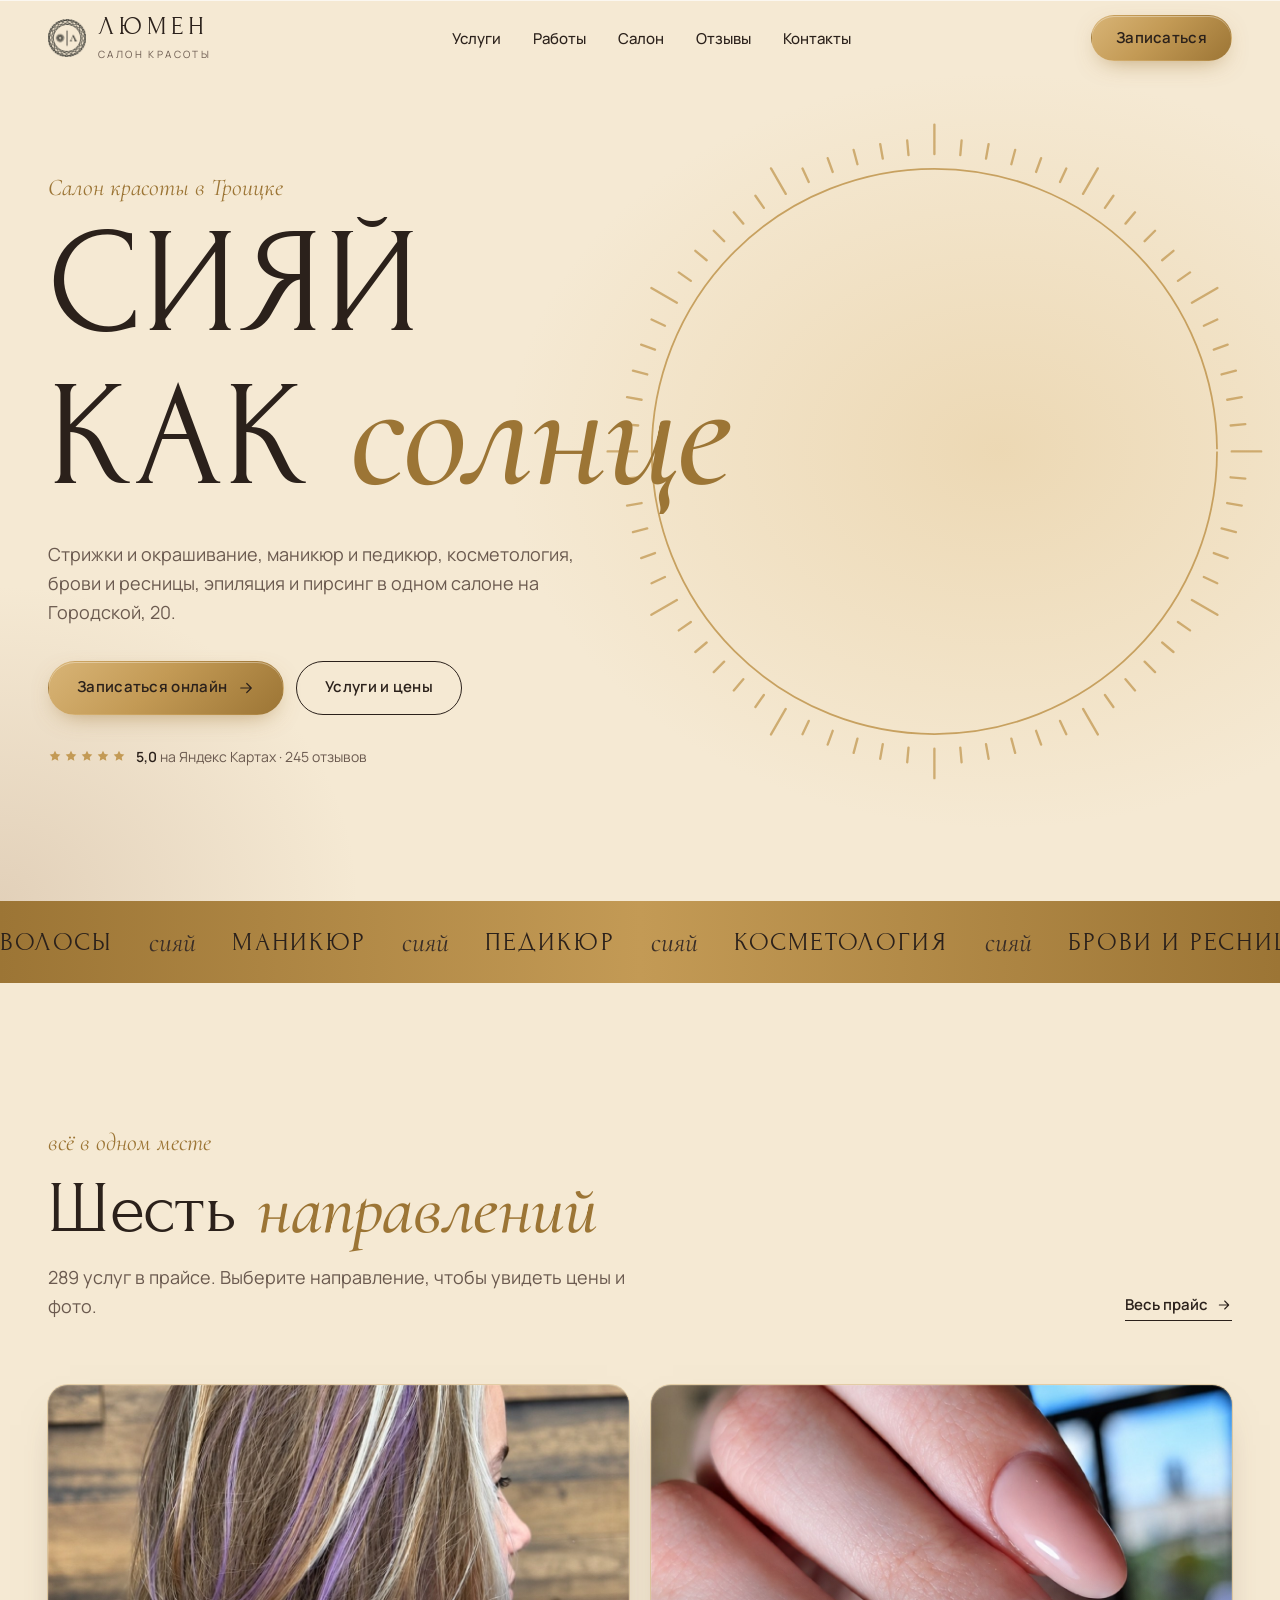
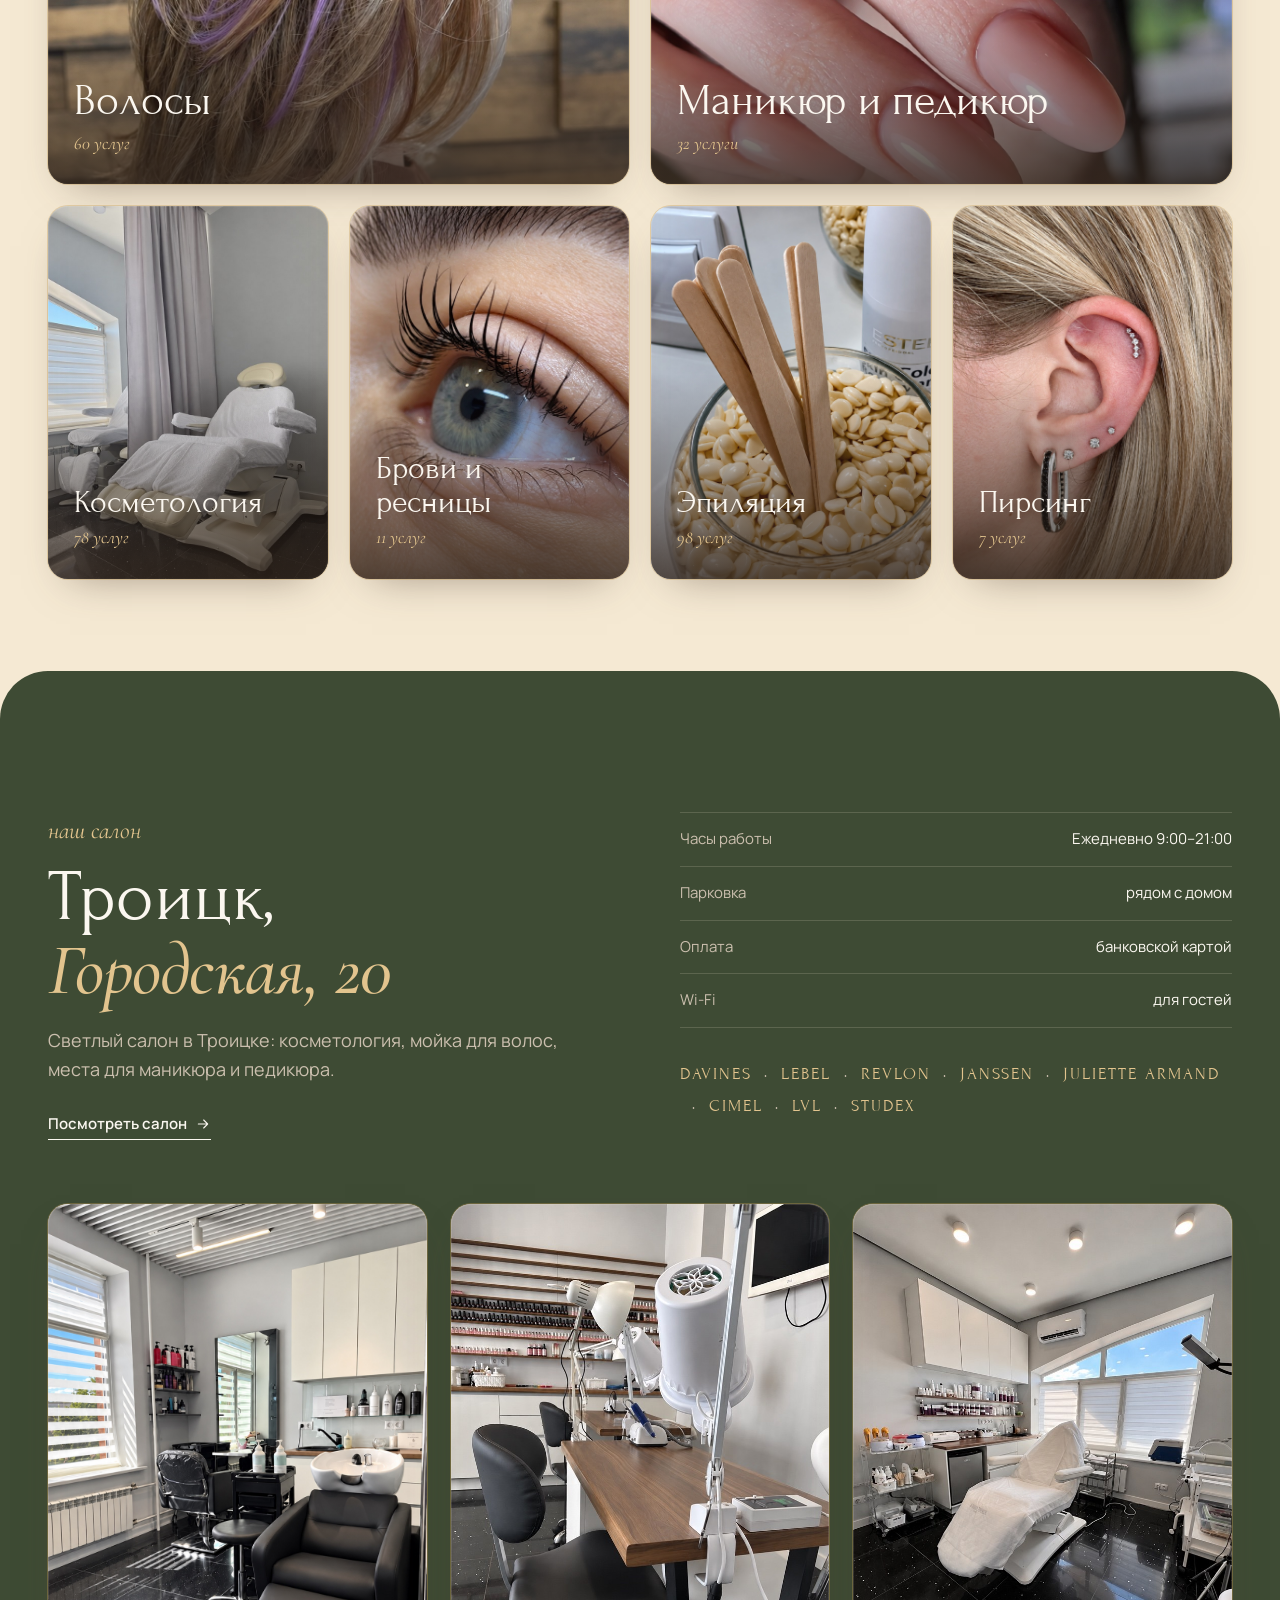
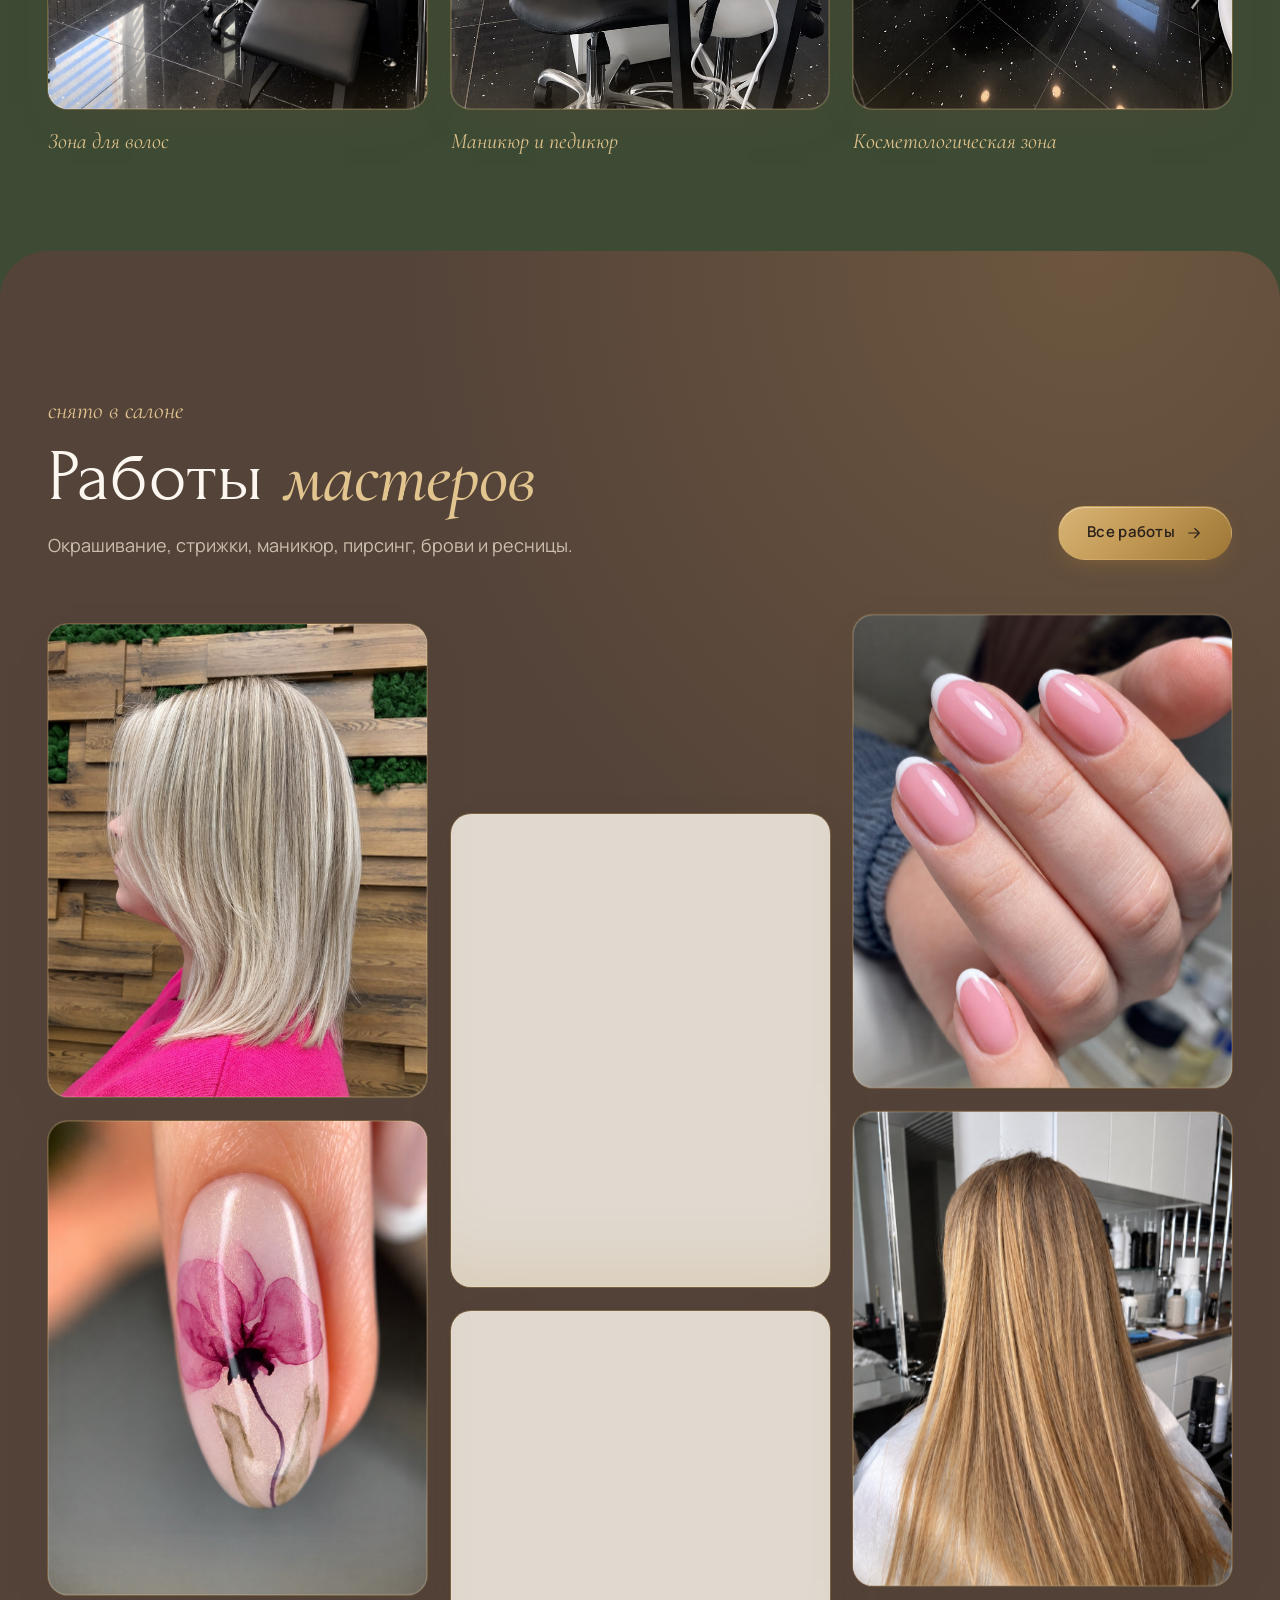
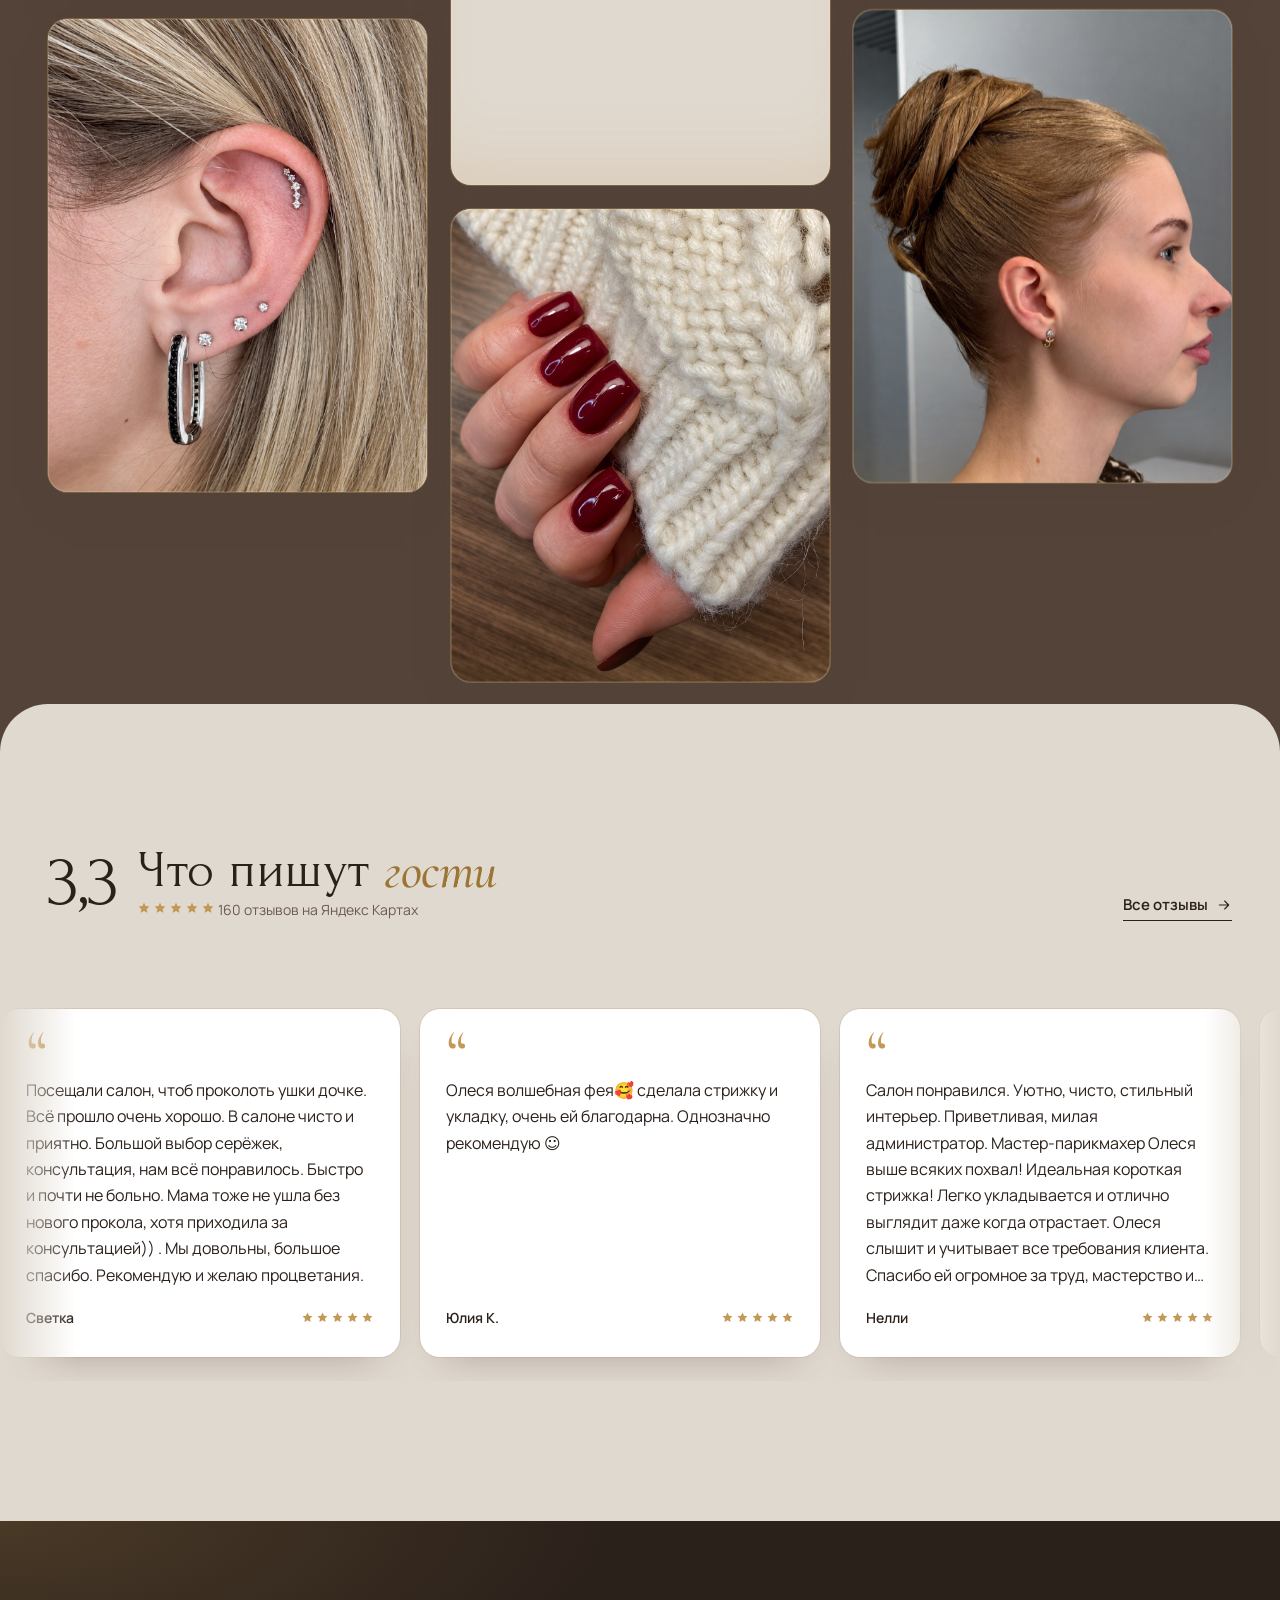
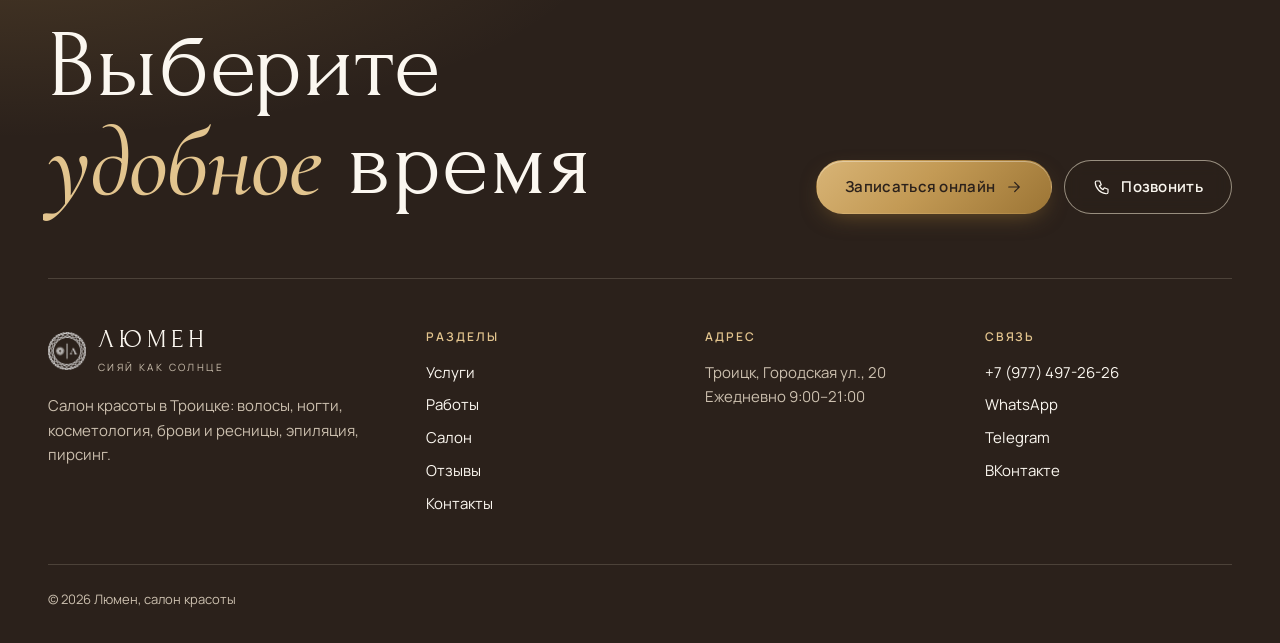
<file: index.html>
<!doctype html>
<html lang="ru">
<head>
<meta charset="utf-8">
<meta name="viewport" content="width=device-width, initial-scale=1, viewport-fit=cover">
<title>Люмен · салон красоты в Троицке</title>
<meta name="description" content="Салон красоты Люмен в Троицке: волосы, ногти, косметология, брови и ресницы, эпиляция, пирсинг. Городская ул., 20. Ежедневно 9:00–21:00.">
<meta name="theme-color" content="#3a2e27">
<meta property="og:title" content="Люмен · салон красоты в Троицке">
<meta property="og:description" content="Салон красоты Люмен в Троицке: волосы, ногти, косметология, брови и ресницы, эпиляция, пирсинг. Городская ул., 20. Ежедневно 9:00–21:00.">
<meta property="og:image" content="assets/img/salon/salon-03.jpg">
<link rel="icon" href="assets/img/favicon.png">
<link rel="preconnect" href="https://fonts.googleapis.com">
<link rel="preconnect" href="https://fonts.gstatic.com" crossorigin>
<link href="https://fonts.googleapis.com/css2?family=Cormorant+Garamond:ital,wght@1,500&family=Forum&family=Manrope:wght@400;500;600&display=swap&subset=cyrillic" rel="stylesheet">
<link rel="stylesheet" href="assets/css/site.css">
<script>document.documentElement.classList.add('js')</script>
</head>
<body class="has-hero hero-light">
<div class="curtain" aria-hidden="true"><img src="assets/img/mark.png" alt="" width="311" height="312"></div>
<script>try{if(sessionStorage.getItem('lnav')){document.querySelector('.curtain').classList.add('is-enter');sessionStorage.removeItem('lnav')}}catch(e){}</script>
<a class="skip" href="#main">К содержанию</a>
<header class="header">
  <div class="wrap">
    <a class="brand" href="index.html" aria-label="Люмен, на главную">
      <img src="assets/img/mark.png" alt="" width="311" height="312">
      <span><span class="brand__name">ЛЮМЕН</span><span class="brand__sub">салон красоты</span></span>
    </a>
    <nav class="nav" aria-label="Основное меню"><ul><li><a href="uslugi.html">Услуги</a></li><li><a href="raboty.html">Работы</a></li><li><a href="salon.html">Салон</a></li><li><a href="otzyvy.html">Отзывы</a></li><li><a href="kontakty.html">Контакты</a></li></ul></nav>
    <a class="btn btn--gold header__cta" href="https://n207666.yclients.com/company/207418/personal/menu?o=" target="_blank" rel="noopener">Записаться</a>
    <button class="burger" type="button" aria-expanded="false" aria-controls="menu" aria-label="Открыть меню"><span></span><span></span></button>
  </div>
</header>
<div class="menu" id="menu" aria-hidden="true">
  <nav aria-label="Меню"><ul><li><a href="index.html" style="--i:0" aria-current="page">Главная <small>люмен</small></a></li><li><a href="uslugi.html" style="--i:1">Услуги <small>цены</small></a></li><li><a href="raboty.html" style="--i:2">Работы <small>фото</small></a></li><li><a href="salon.html" style="--i:3">Салон <small>интерьер</small></a></li><li><a href="otzyvy.html" style="--i:4">Отзывы <small>5,0</small></a></li><li><a href="kontakty.html" style="--i:5">Контакты <small>адрес</small></a></li></ul></nav>
  <div class="menu__foot">
    <a class="btn btn--gold" href="https://n207666.yclients.com/company/207418/personal/menu?o=" target="_blank" rel="noopener">Записаться онлайн</a>
    <a href="tel:+79774972626">+7 (977) 497-26-26</a>
    <span>Троицк, Городская ул., 20. Ежедневно 9:00–21:00</span>
  </div>
</div>
<main id="main">

<section class="hero hero--plain" data-hero aria-label="Люмен">
  <!-- Фото первого экрана: ждём выбор Евгении (варианты: varianty.html). Вернуть блок .hero__media + .hero__shade. -->
  <div class="sun" aria-hidden="true">
    <svg viewBox="0 0 200 200"><g class="sun__spin"><circle class="sun__ring" cx="100" cy="100" r="96" pathLength="1"/><path class="sun__rays" d="M201.00 100.00L211.00 100.00M200.62 108.80L205.60 109.24M199.47 117.54L204.39 118.41M197.56 126.14L202.39 127.43M194.91 134.54L199.61 136.25M191.54 142.68L196.07 144.80M187.47 150.50L196.13 155.50M182.73 157.93L186.83 160.80M177.37 164.92L181.20 168.14M171.42 171.42L174.95 174.95M164.92 177.37L168.14 181.20M157.93 182.73L160.80 186.83M150.50 187.47L155.50 196.13M142.68 191.54L144.80 196.07M134.54 194.91L136.25 199.61M126.14 197.56L127.43 202.39M117.54 199.47L118.41 204.39M108.80 200.62L109.24 205.60M100.00 201.00L100.00 211.00M91.20 200.62L90.76 205.60M82.46 199.47L81.59 204.39M73.86 197.56L72.57 202.39M65.46 194.91L63.75 199.61M57.32 191.54L55.20 196.07M49.50 187.47L44.50 196.13M42.07 182.73L39.20 186.83M35.08 177.37L31.86 181.20M28.58 171.42L25.05 174.95M22.63 164.92L18.80 168.14M17.27 157.93L13.17 160.80M12.53 150.50L3.87 155.50M8.46 142.68L3.93 144.80M5.09 134.54L0.39 136.25M2.44 126.14L-2.39 127.43M0.53 117.54L-4.39 118.41M-0.62 108.80L-5.60 109.24M-1.00 100.00L-11.00 100.00M-0.62 91.20L-5.60 90.76M0.53 82.46L-4.39 81.59M2.44 73.86L-2.39 72.57M5.09 65.46L0.39 63.75M8.46 57.32L3.93 55.20M12.53 49.50L3.87 44.50M17.27 42.07L13.17 39.20M22.63 35.08L18.80 31.86M28.58 28.58L25.05 25.05M35.08 22.63L31.86 18.80M42.07 17.27L39.20 13.17M49.50 12.53L44.50 3.87M57.32 8.46L55.20 3.93M65.46 5.09L63.75 0.39M73.86 2.44L72.57 -2.39M82.46 0.53L81.59 -4.39M91.20 -0.62L90.76 -5.60M100.00 -1.00L100.00 -11.00M108.80 -0.62L109.24 -5.60M117.54 0.53L118.41 -4.39M126.14 2.44L127.43 -2.39M134.54 5.09L136.25 0.39M142.68 8.46L144.80 3.93M150.50 12.53L155.50 3.87M157.93 17.27L160.80 13.17M164.92 22.63L168.14 18.80M171.42 28.58L174.95 25.05M177.37 35.08L181.20 31.86M182.73 42.07L186.83 39.20M187.47 49.50L196.13 44.50M191.54 57.32L196.07 55.20M194.91 65.46L199.61 63.75M197.56 73.86L202.39 72.57M199.47 82.46L204.39 81.59M200.62 91.20L205.60 90.76" pathLength="1"/></g></svg>
  </div>
  <div class="wrap hero__inner">
    <p class="kicker hero__fade" style="--i:0">Салон красоты в Троицке</p>
    <h1 class="h1"><span class="hero__line"><span style="--i:0">Сияй</span></span><span class="hero__line"><span style="--i:1">как <em>солнце</em></span></span></h1>
    <p class="lead hero__fade" style="--i:1">Стрижки и окрашивание, маникюр и педикюр, косметология, брови и ресницы, эпиляция и пирсинг в одном салоне на Городской, 20.</p>
    <div class="hero__actions hero__fade" style="--i:2">
      <a class="btn btn--gold" href="https://n207666.yclients.com/company/207418/personal/menu?o=" target="_blank" rel="noopener">Записаться онлайн <svg viewBox="0 0 24 24" fill="none" stroke="currentColor" stroke-width="1.6" stroke-linecap="round" stroke-linejoin="round" aria-hidden="true"><path d="M5 12h14M13 6l6 6-6 6"/></svg></a>
      <a class="btn btn--line" href="uslugi.html">Услуги и цены</a>
    </div>
    <a class="hero__rating hero__fade" style="--i:3" href="https://yandex.ru/maps/org/lyumen/181692772645/reviews/" target="_blank" rel="noopener"><span class="stars" aria-hidden="true"><svg viewBox="0 0 24 24" fill="currentColor" aria-hidden="true"><path d="M12 2.8l2.8 5.8 6.4.9-4.6 4.5 1.1 6.3L12 17.3l-5.7 3 1.1-6.3L2.8 9.5l6.4-.9z"/></svg><svg viewBox="0 0 24 24" fill="currentColor" aria-hidden="true"><path d="M12 2.8l2.8 5.8 6.4.9-4.6 4.5 1.1 6.3L12 17.3l-5.7 3 1.1-6.3L2.8 9.5l6.4-.9z"/></svg><svg viewBox="0 0 24 24" fill="currentColor" aria-hidden="true"><path d="M12 2.8l2.8 5.8 6.4.9-4.6 4.5 1.1 6.3L12 17.3l-5.7 3 1.1-6.3L2.8 9.5l6.4-.9z"/></svg><svg viewBox="0 0 24 24" fill="currentColor" aria-hidden="true"><path d="M12 2.8l2.8 5.8 6.4.9-4.6 4.5 1.1 6.3L12 17.3l-5.7 3 1.1-6.3L2.8 9.5l6.4-.9z"/></svg><svg viewBox="0 0 24 24" fill="currentColor" aria-hidden="true"><path d="M12 2.8l2.8 5.8 6.4.9-4.6 4.5 1.1 6.3L12 17.3l-5.7 3 1.1-6.3L2.8 9.5l6.4-.9z"/></svg></span><span><b data-count="5,0">5,0</b> на Яндекс Картах · <span data-count="245">245</span> отзывов</span></a>
  </div>
</section>

<div class="marquee" aria-label="Направления салона"><div class="marquee__track" data-velocity><div class="marquee__group"><span>Волосы</span><i>сияй</i><span>Маникюр</span><i>сияй</i><span>Педикюр</span><i>сияй</i><span>Косметология</span><i>сияй</i><span>Брови и ресницы</span><i>сияй</i><span>Эпиляция</span><i>сияй</i><span>Пирсинг</span><i>сияй</i><span>Макияж</span><i>сияй</i></div><div class="marquee__group" aria-hidden="true"><span>Волосы</span><i>сияй</i><span>Маникюр</span><i>сияй</i><span>Педикюр</span><i>сияй</i><span>Косметология</span><i>сияй</i><span>Брови и ресницы</span><i>сияй</i><span>Эпиляция</span><i>сияй</i><span>Пирсинг</span><i>сияй</i><span>Макияж</span><i>сияй</i></div></div></div>

<section class="section section--glow" aria-labelledby="dirs-title">
  <div class="wrap">
    <div class="section__head">
      <div data-reveal>
        <p class="kicker">всё в одном месте</p>
        <h2 class="h2" data-split id="dirs-title">Шесть <em>направлений</em></h2>
        <p class="lead">289 услуг в прайсе. Выберите направление, чтобы увидеть цены и фото.</p>
      </div>
      <a class="link-arrow" href="uslugi.html" data-reveal>Весь прайс <svg viewBox="0 0 24 24" fill="none" stroke="currentColor" stroke-width="1.6" stroke-linecap="round" stroke-linejoin="round" aria-hidden="true"><path d="M5 12h14M13 6l6 6-6 6"/></svg></a>
    </div>
    <ul class="dirs">
      <li data-reveal style="--i:0"><a class="dir" href="uslugi.html#hair"><div class="glow" data-wipe><img src="assets/img/dir-hair.jpg" alt="Мелированные волосы после окрашивания в салоне" width="1200" height="1600" loading="lazy" decoding="async"><div class="dir__over"><span class="dir__name">Волосы</span><span class="dir__count">60 услуг</span></div></div></a></li>
      <li data-reveal style="--i:1"><a class="dir" href="uslugi.html#manicure"><div class="glow" data-wipe><img src="assets/img/dir-nails.jpg" alt="Нюдовый маникюр" width="1294" height="1600" loading="lazy" decoding="async"><div class="dir__over"><span class="dir__name">Маникюр и педикюр</span><span class="dir__count">32 услуги</span></div></div></a></li>
      <li data-reveal style="--i:2"><a class="dir" href="uslugi.html#aesth"><div class="glow" data-wipe><img src="assets/img/dir-cosmo.jpg" alt="Косметологическое кресло у окна" width="750" height="1000" loading="lazy" decoding="async"><div class="dir__over"><span class="dir__name">Косметология</span><span class="dir__count">78 услуг</span></div></div></a></li>
      <li data-reveal style="--i:0"><a class="dir" href="uslugi.html#brows"><div class="glow" data-wipe><img src="assets/img/dir-brows.jpg" alt="Ресницы после ламинирования" width="1600" height="1518" loading="lazy" decoding="async"><div class="dir__over"><span class="dir__name">Брови и ресницы</span><span class="dir__count">11 услуг</span></div></div></a></li>
      <li data-reveal style="--i:1"><a class="dir" href="uslugi.html#epil-f"><div class="glow" data-wipe><img src="assets/img/dir-epil.jpg" alt="Гранулы воска для эпиляции" width="1200" height="1600" loading="lazy" decoding="async"><div class="dir__over"><span class="dir__name">Эпиляция</span><span class="dir__count">98 услуг</span></div></div></a></li>
      <li data-reveal style="--i:2"><a class="dir" href="uslugi.html#piercing"><div class="glow" data-wipe><img src="assets/img/dir-piercing.jpg" alt="Серьги в хрящике и мочке уха" width="1200" height="1600" loading="lazy" decoding="async"><div class="dir__over"><span class="dir__name">Пирсинг</span><span class="dir__count">7 услуг</span></div></div></a></li>
    </ul>
  </div>
</section>

<section class="section section--moss" aria-labelledby="salon-title">
  <div class="wrap">
    <div class="salon-head">
      <div data-reveal>
        <p class="kicker">наш салон</p>
        <h2 class="h2" data-split id="salon-title">Троицк, <em>Городская, 20</em></h2>
        <p class="lead" style="margin-top:18px">Светлый салон в Троицке: косметология, мойка для волос, места для маникюра и педикюра.</p>
        <a class="link-arrow" href="salon.html" style="margin-top:28px;color:var(--paper)">Посмотреть салон <svg viewBox="0 0 24 24" fill="none" stroke="currentColor" stroke-width="1.6" stroke-linecap="round" stroke-linejoin="round" aria-hidden="true"><path d="M5 12h14M13 6l6 6-6 6"/></svg></a>
      </div>
      <div data-reveal style="--i:1">
        <ul class="facts" style="margin-top:0">
          <li><span>Часы работы</span><span>Ежедневно 9:00–21:00</span></li>
          <li><span>Парковка</span><span>рядом с домом</span></li>
          <li><span>Оплата</span><span>банковской картой</span></li>
          <li><span>Wi‑Fi</span><span>для гостей</span></li>
        </ul>
        <p class="brands"><span>DAVINES</span><span>LEBEL</span><span>REVLON</span><span>JANSSEN</span><span>JULIETTE ARMAND</span><span>CIMEL</span><span>LVL</span><span>STUDEX</span></p>
      </div>
    </div>
    <div class="trio">
      <figure data-reveal style="--i:0"><div class="glow " data-wipe><img src="assets/img/salon/salon-03.jpg" alt="Зал с мойкой для волос" width="1950" height="2600" loading="lazy" decoding="async"></div><figcaption>Зона для волос</figcaption></figure>
      <figure data-reveal style="--i:1"><div class="glow " data-wipe><img src="assets/img/salon/salon-07.jpg" alt="Столы мастеров маникюра" width="750" height="1000" loading="lazy" decoding="async"></div><figcaption>Маникюр и педикюр</figcaption></figure>
      <figure data-reveal style="--i:2"><div class="glow " data-wipe><img src="assets/img/salon/salon-04.jpg" alt="Косметологическая зона с кушеткой" width="750" height="1000" loading="lazy" decoding="async"></div><figcaption>Косметологическая зона</figcaption></figure>
    </div>
  </div>
</section>

<section class="section section--espresso" aria-labelledby="works-title">
  <div class="wrap">
    <div class="section__head">
      <div data-reveal>
        <p class="kicker">снято в салоне</p>
        <h2 class="h2" data-split id="works-title">Работы <em>мастеров</em></h2>
        <p class="lead">Окрашивание, стрижки, маникюр, пирсинг, брови и ресницы.</p>
      </div>
      <a class="btn btn--gold" href="raboty.html" data-reveal>Все работы <svg viewBox="0 0 24 24" fill="none" stroke="currentColor" stroke-width="1.6" stroke-linecap="round" stroke-linejoin="round" aria-hidden="true"><path d="M5 12h14M13 6l6 6-6 6"/></svg></a>
    </div>
    <div class="float-cols">
      <div class="float-col"><a href="raboty.html" aria-label="Светлое каре"><div class="glow "><img src="assets/img/works/hair-01.jpg" alt="Светлое каре" width="1200" height="1600" loading="lazy" decoding="async"></div></a><a href="raboty.html" aria-label="Маникюр с цветочной росписью"><div class="glow "><img src="assets/img/works/nails-04.jpg" alt="Маникюр с цветочной росписью" width="1200" height="1600" loading="lazy" decoding="async"></div></a><a href="raboty.html" aria-label="Несколько проколов в ухе"><div class="glow "><img src="assets/img/works/piercing-02.jpg" alt="Несколько проколов в ухе" width="1200" height="1600" loading="lazy" decoding="async"></div></a></div>
      <div class="float-col" data-parallax="0.06"><a href="raboty.html" aria-label="Длинные светлые волосы на фоне стены с мхом"><div class="glow "><img src="assets/img/works/hair-long.jpg" alt="Длинные светлые волосы на фоне стены с мхом" width="600" height="800" loading="lazy" decoding="async"></div></a><a href="raboty.html" aria-label="Ресницы после ламинирования"><div class="glow "><img src="assets/img/works/brows-04.jpg" alt="Ресницы после ламинирования" width="1600" height="1518" loading="lazy" decoding="async"></div></a><a href="raboty.html" aria-label="Бордовый маникюр"><div class="glow "><img src="assets/img/works/nails-08.jpg" alt="Бордовый маникюр" width="1486" height="1600" loading="lazy" decoding="async"></div></a></div>
      <div class="float-col" data-parallax="-0.04"><a href="raboty.html" aria-label="Розовый френч"><div class="glow "><img src="assets/img/works/nails-05.jpg" alt="Розовый френч" width="1200" height="1600" loading="lazy" decoding="async"></div></a><a href="raboty.html" aria-label="Длинные волосы после тонирования"><div class="glow "><img src="assets/img/works/hair-09.jpg" alt="Длинные волосы после тонирования" width="2080" height="2600" loading="lazy" decoding="async"></div></a><a href="raboty.html" aria-label="Высокая вечерняя причёска"><div class="glow "><img src="assets/img/works/hair-03.jpg" alt="Высокая вечерняя причёска" width="1200" height="1600" loading="lazy" decoding="async"></div></a></div>
    </div>
  </div>
</section>

<section class="section section--oat" aria-labelledby="rev-title">
  <div class="wrap">
    <div class="section__head">
      <div class="rating-big" data-reveal>
        <span class="rating-big__num" data-count="5,0">5,0</span>
        <div><h2 class="h2" data-split id="rev-title" style="font-size:clamp(32px,5vw,52px)">Что пишут <em>гости</em></h2><p><span class="stars" aria-hidden="true"><svg viewBox="0 0 24 24" fill="currentColor" aria-hidden="true"><path d="M12 2.8l2.8 5.8 6.4.9-4.6 4.5 1.1 6.3L12 17.3l-5.7 3 1.1-6.3L2.8 9.5l6.4-.9z"/></svg><svg viewBox="0 0 24 24" fill="currentColor" aria-hidden="true"><path d="M12 2.8l2.8 5.8 6.4.9-4.6 4.5 1.1 6.3L12 17.3l-5.7 3 1.1-6.3L2.8 9.5l6.4-.9z"/></svg><svg viewBox="0 0 24 24" fill="currentColor" aria-hidden="true"><path d="M12 2.8l2.8 5.8 6.4.9-4.6 4.5 1.1 6.3L12 17.3l-5.7 3 1.1-6.3L2.8 9.5l6.4-.9z"/></svg><svg viewBox="0 0 24 24" fill="currentColor" aria-hidden="true"><path d="M12 2.8l2.8 5.8 6.4.9-4.6 4.5 1.1 6.3L12 17.3l-5.7 3 1.1-6.3L2.8 9.5l6.4-.9z"/></svg><svg viewBox="0 0 24 24" fill="currentColor" aria-hidden="true"><path d="M12 2.8l2.8 5.8 6.4.9-4.6 4.5 1.1 6.3L12 17.3l-5.7 3 1.1-6.3L2.8 9.5l6.4-.9z"/></svg></span> <span data-count="245">245</span> отзывов на Яндекс Картах</p></div>
      </div>
      <a class="link-arrow" href="otzyvy.html" data-reveal>Все отзывы <svg viewBox="0 0 24 24" fill="none" stroke="currentColor" stroke-width="1.6" stroke-linecap="round" stroke-linejoin="round" aria-hidden="true"><path d="M5 12h14M13 6l6 6-6 6"/></svg></a>
    </div>
  </div>
  <div class="rev-marquee">
    <div class="rev-marquee__track" data-velocity>
      <figure class="review">
  <span class="review__q" aria-hidden="true">“</span>
  <blockquote class="review__text">Посещали салон, чтоб проколоть ушки дочке. Всё прошло очень хорошо. В салоне чисто и приятно. Большой выбор серёжек, консультация, нам всё понравилось. Быстро и почти не больно. Мама тоже не ушла без нового прокола, хотя приходила за консультацией)) . Мы довольны, большое спасибо. Рекомендую и желаю процветания.</blockquote>
  <figcaption><b>Светка</b><span class="stars" aria-hidden="true"><svg viewBox="0 0 24 24" fill="currentColor" aria-hidden="true"><path d="M12 2.8l2.8 5.8 6.4.9-4.6 4.5 1.1 6.3L12 17.3l-5.7 3 1.1-6.3L2.8 9.5l6.4-.9z"/></svg><svg viewBox="0 0 24 24" fill="currentColor" aria-hidden="true"><path d="M12 2.8l2.8 5.8 6.4.9-4.6 4.5 1.1 6.3L12 17.3l-5.7 3 1.1-6.3L2.8 9.5l6.4-.9z"/></svg><svg viewBox="0 0 24 24" fill="currentColor" aria-hidden="true"><path d="M12 2.8l2.8 5.8 6.4.9-4.6 4.5 1.1 6.3L12 17.3l-5.7 3 1.1-6.3L2.8 9.5l6.4-.9z"/></svg><svg viewBox="0 0 24 24" fill="currentColor" aria-hidden="true"><path d="M12 2.8l2.8 5.8 6.4.9-4.6 4.5 1.1 6.3L12 17.3l-5.7 3 1.1-6.3L2.8 9.5l6.4-.9z"/></svg><svg viewBox="0 0 24 24" fill="currentColor" aria-hidden="true"><path d="M12 2.8l2.8 5.8 6.4.9-4.6 4.5 1.1 6.3L12 17.3l-5.7 3 1.1-6.3L2.8 9.5l6.4-.9z"/></svg></span></figcaption>
</figure><figure class="review">
  <span class="review__q" aria-hidden="true">“</span>
  <blockquote class="review__text">Олеся волшебная фея🥰 сделала стрижку и укладку, очень ей благодарна. Однозначно рекомендую ☺️</blockquote>
  <figcaption><b>Юлия К.</b><span class="stars" aria-hidden="true"><svg viewBox="0 0 24 24" fill="currentColor" aria-hidden="true"><path d="M12 2.8l2.8 5.8 6.4.9-4.6 4.5 1.1 6.3L12 17.3l-5.7 3 1.1-6.3L2.8 9.5l6.4-.9z"/></svg><svg viewBox="0 0 24 24" fill="currentColor" aria-hidden="true"><path d="M12 2.8l2.8 5.8 6.4.9-4.6 4.5 1.1 6.3L12 17.3l-5.7 3 1.1-6.3L2.8 9.5l6.4-.9z"/></svg><svg viewBox="0 0 24 24" fill="currentColor" aria-hidden="true"><path d="M12 2.8l2.8 5.8 6.4.9-4.6 4.5 1.1 6.3L12 17.3l-5.7 3 1.1-6.3L2.8 9.5l6.4-.9z"/></svg><svg viewBox="0 0 24 24" fill="currentColor" aria-hidden="true"><path d="M12 2.8l2.8 5.8 6.4.9-4.6 4.5 1.1 6.3L12 17.3l-5.7 3 1.1-6.3L2.8 9.5l6.4-.9z"/></svg><svg viewBox="0 0 24 24" fill="currentColor" aria-hidden="true"><path d="M12 2.8l2.8 5.8 6.4.9-4.6 4.5 1.1 6.3L12 17.3l-5.7 3 1.1-6.3L2.8 9.5l6.4-.9z"/></svg></span></figcaption>
</figure><figure class="review">
  <span class="review__q" aria-hidden="true">“</span>
  <blockquote class="review__text">Салон понравился. Уютно, чисто, стильный интерьер. Приветливая, милая администратор. Мастер-парикмахер Олеся выше всяких похвал! Идеальная короткая стрижка! Легко укладывается и отлично выглядит даже когда отрастает. Олеся слышит и учитывает все требования клиента. Спасибо ей огромное за труд, мастерство и золотые руки!</blockquote>
  <figcaption><b>Нелли</b><span class="stars" aria-hidden="true"><svg viewBox="0 0 24 24" fill="currentColor" aria-hidden="true"><path d="M12 2.8l2.8 5.8 6.4.9-4.6 4.5 1.1 6.3L12 17.3l-5.7 3 1.1-6.3L2.8 9.5l6.4-.9z"/></svg><svg viewBox="0 0 24 24" fill="currentColor" aria-hidden="true"><path d="M12 2.8l2.8 5.8 6.4.9-4.6 4.5 1.1 6.3L12 17.3l-5.7 3 1.1-6.3L2.8 9.5l6.4-.9z"/></svg><svg viewBox="0 0 24 24" fill="currentColor" aria-hidden="true"><path d="M12 2.8l2.8 5.8 6.4.9-4.6 4.5 1.1 6.3L12 17.3l-5.7 3 1.1-6.3L2.8 9.5l6.4-.9z"/></svg><svg viewBox="0 0 24 24" fill="currentColor" aria-hidden="true"><path d="M12 2.8l2.8 5.8 6.4.9-4.6 4.5 1.1 6.3L12 17.3l-5.7 3 1.1-6.3L2.8 9.5l6.4-.9z"/></svg><svg viewBox="0 0 24 24" fill="currentColor" aria-hidden="true"><path d="M12 2.8l2.8 5.8 6.4.9-4.6 4.5 1.1 6.3L12 17.3l-5.7 3 1.1-6.3L2.8 9.5l6.4-.9z"/></svg></span></figcaption>
</figure><figure class="review">
  <span class="review__q" aria-hidden="true">“</span>
  <blockquote class="review__text">Отличное окрашивание,приятная обстановка. Большое спасибо мастеру -Олесе.</blockquote>
  <figcaption><b>Molly</b><span class="stars" aria-hidden="true"><svg viewBox="0 0 24 24" fill="currentColor" aria-hidden="true"><path d="M12 2.8l2.8 5.8 6.4.9-4.6 4.5 1.1 6.3L12 17.3l-5.7 3 1.1-6.3L2.8 9.5l6.4-.9z"/></svg><svg viewBox="0 0 24 24" fill="currentColor" aria-hidden="true"><path d="M12 2.8l2.8 5.8 6.4.9-4.6 4.5 1.1 6.3L12 17.3l-5.7 3 1.1-6.3L2.8 9.5l6.4-.9z"/></svg><svg viewBox="0 0 24 24" fill="currentColor" aria-hidden="true"><path d="M12 2.8l2.8 5.8 6.4.9-4.6 4.5 1.1 6.3L12 17.3l-5.7 3 1.1-6.3L2.8 9.5l6.4-.9z"/></svg><svg viewBox="0 0 24 24" fill="currentColor" aria-hidden="true"><path d="M12 2.8l2.8 5.8 6.4.9-4.6 4.5 1.1 6.3L12 17.3l-5.7 3 1.1-6.3L2.8 9.5l6.4-.9z"/></svg><svg viewBox="0 0 24 24" fill="currentColor" aria-hidden="true"><path d="M12 2.8l2.8 5.8 6.4.9-4.6 4.5 1.1 6.3L12 17.3l-5.7 3 1.1-6.3L2.8 9.5l6.4-.9z"/></svg></span></figcaption>
</figure><figure class="review">
  <span class="review__q" aria-hidden="true">“</span>
  <blockquote class="review__text">Очень эстетичный салон в Троицке, с удобным расположением. Девочки-администраторы очень приветливы ☺️ Прокалывала одно ушко на 2-е дырочки. Инна, очень приятная девушка и профессионал своего дела! Все сделала максимально быстро и совсем не больно 🫶 без шума и пыли, как говорится 😀 Не зря мне порекомендовали этот салон 😍 с удовольствием и смело буду рекомендовать и своим знакомым.</blockquote>
  <figcaption><b>Аня</b><span class="stars" aria-hidden="true"><svg viewBox="0 0 24 24" fill="currentColor" aria-hidden="true"><path d="M12 2.8l2.8 5.8 6.4.9-4.6 4.5 1.1 6.3L12 17.3l-5.7 3 1.1-6.3L2.8 9.5l6.4-.9z"/></svg><svg viewBox="0 0 24 24" fill="currentColor" aria-hidden="true"><path d="M12 2.8l2.8 5.8 6.4.9-4.6 4.5 1.1 6.3L12 17.3l-5.7 3 1.1-6.3L2.8 9.5l6.4-.9z"/></svg><svg viewBox="0 0 24 24" fill="currentColor" aria-hidden="true"><path d="M12 2.8l2.8 5.8 6.4.9-4.6 4.5 1.1 6.3L12 17.3l-5.7 3 1.1-6.3L2.8 9.5l6.4-.9z"/></svg><svg viewBox="0 0 24 24" fill="currentColor" aria-hidden="true"><path d="M12 2.8l2.8 5.8 6.4.9-4.6 4.5 1.1 6.3L12 17.3l-5.7 3 1.1-6.3L2.8 9.5l6.4-.9z"/></svg><svg viewBox="0 0 24 24" fill="currentColor" aria-hidden="true"><path d="M12 2.8l2.8 5.8 6.4.9-4.6 4.5 1.1 6.3L12 17.3l-5.7 3 1.1-6.3L2.8 9.5l6.4-.9z"/></svg></span></figcaption>
</figure><figure class="review">
  <span class="review__q" aria-hidden="true">“</span>
  <blockquote class="review__text">Любимый салон в городе. Все специалисты высшего уровня. Проходила процедуры у всех косметологов и всех мастеров. Тут можно пройти курс массажа, сделать уколы красоты, маникюр и конечно качественное окрашивание и стрижку.</blockquote>
  <figcaption><b>Ольга Байракова</b><span class="stars" aria-hidden="true"><svg viewBox="0 0 24 24" fill="currentColor" aria-hidden="true"><path d="M12 2.8l2.8 5.8 6.4.9-4.6 4.5 1.1 6.3L12 17.3l-5.7 3 1.1-6.3L2.8 9.5l6.4-.9z"/></svg><svg viewBox="0 0 24 24" fill="currentColor" aria-hidden="true"><path d="M12 2.8l2.8 5.8 6.4.9-4.6 4.5 1.1 6.3L12 17.3l-5.7 3 1.1-6.3L2.8 9.5l6.4-.9z"/></svg><svg viewBox="0 0 24 24" fill="currentColor" aria-hidden="true"><path d="M12 2.8l2.8 5.8 6.4.9-4.6 4.5 1.1 6.3L12 17.3l-5.7 3 1.1-6.3L2.8 9.5l6.4-.9z"/></svg><svg viewBox="0 0 24 24" fill="currentColor" aria-hidden="true"><path d="M12 2.8l2.8 5.8 6.4.9-4.6 4.5 1.1 6.3L12 17.3l-5.7 3 1.1-6.3L2.8 9.5l6.4-.9z"/></svg><svg viewBox="0 0 24 24" fill="currentColor" aria-hidden="true"><path d="M12 2.8l2.8 5.8 6.4.9-4.6 4.5 1.1 6.3L12 17.3l-5.7 3 1.1-6.3L2.8 9.5l6.4-.9z"/></svg></span></figcaption>
</figure><figure class="review">
  <span class="review__q" aria-hidden="true">“</span>
  <blockquote class="review__text">Сегодня была на коррекции и окрашивании бровей. Всё очень понравилось, было быстро и безболезненно! Мастер Инна смогла сохранить естественную форму и сделать естественное окрашивание, которое не утяжеляет лицо. Проконсультировала, обговаривая каждый этап, для достижения идеального для меня результата. Спасибо!</blockquote>
  <figcaption><b>Виолетта Бабенко</b><span class="stars" aria-hidden="true"><svg viewBox="0 0 24 24" fill="currentColor" aria-hidden="true"><path d="M12 2.8l2.8 5.8 6.4.9-4.6 4.5 1.1 6.3L12 17.3l-5.7 3 1.1-6.3L2.8 9.5l6.4-.9z"/></svg><svg viewBox="0 0 24 24" fill="currentColor" aria-hidden="true"><path d="M12 2.8l2.8 5.8 6.4.9-4.6 4.5 1.1 6.3L12 17.3l-5.7 3 1.1-6.3L2.8 9.5l6.4-.9z"/></svg><svg viewBox="0 0 24 24" fill="currentColor" aria-hidden="true"><path d="M12 2.8l2.8 5.8 6.4.9-4.6 4.5 1.1 6.3L12 17.3l-5.7 3 1.1-6.3L2.8 9.5l6.4-.9z"/></svg><svg viewBox="0 0 24 24" fill="currentColor" aria-hidden="true"><path d="M12 2.8l2.8 5.8 6.4.9-4.6 4.5 1.1 6.3L12 17.3l-5.7 3 1.1-6.3L2.8 9.5l6.4-.9z"/></svg><svg viewBox="0 0 24 24" fill="currentColor" aria-hidden="true"><path d="M12 2.8l2.8 5.8 6.4.9-4.6 4.5 1.1 6.3L12 17.3l-5.7 3 1.1-6.3L2.8 9.5l6.4-.9z"/></svg></span></figcaption>
</figure><figure class="review">
  <span class="review__q" aria-hidden="true">“</span>
  <blockquote class="review__text">Шикарно! Посетила впервые и приду еще 100 раз и больше! Была у мастера по маникюру Елены! Замечательный мастер, аккуратная, вежливая, а самое главное, профессионал своего дела! Из моих «огрызков» слепила шедевр! Спасибо большое, что Вы есть и что у Вас работают такие замечательные люди.</blockquote>
  <figcaption><b>Evgenia Kopcheva</b><span class="stars" aria-hidden="true"><svg viewBox="0 0 24 24" fill="currentColor" aria-hidden="true"><path d="M12 2.8l2.8 5.8 6.4.9-4.6 4.5 1.1 6.3L12 17.3l-5.7 3 1.1-6.3L2.8 9.5l6.4-.9z"/></svg><svg viewBox="0 0 24 24" fill="currentColor" aria-hidden="true"><path d="M12 2.8l2.8 5.8 6.4.9-4.6 4.5 1.1 6.3L12 17.3l-5.7 3 1.1-6.3L2.8 9.5l6.4-.9z"/></svg><svg viewBox="0 0 24 24" fill="currentColor" aria-hidden="true"><path d="M12 2.8l2.8 5.8 6.4.9-4.6 4.5 1.1 6.3L12 17.3l-5.7 3 1.1-6.3L2.8 9.5l6.4-.9z"/></svg><svg viewBox="0 0 24 24" fill="currentColor" aria-hidden="true"><path d="M12 2.8l2.8 5.8 6.4.9-4.6 4.5 1.1 6.3L12 17.3l-5.7 3 1.1-6.3L2.8 9.5l6.4-.9z"/></svg><svg viewBox="0 0 24 24" fill="currentColor" aria-hidden="true"><path d="M12 2.8l2.8 5.8 6.4.9-4.6 4.5 1.1 6.3L12 17.3l-5.7 3 1.1-6.3L2.8 9.5l6.4-.9z"/></svg></span></figcaption>
</figure><figure class="review">
  <span class="review__q" aria-hidden="true">“</span>
  <blockquote class="review__text">Первый раз в жизни была у косметолога, мне сделали комбинированную чистку лица, нанесли уход, проконсультировали. После посещения я почувствовала себя очень расслабленной и свежей. Выражаю искреннюю благодарность за добросовестное выполнение работы, затраченное время, приложенные усилия. Инна - прекрасный специалист которому можно доверять! Внимательная, деликатная, отзывчивая. Не навязывает лишнего, только по делу. Рекомендую!</blockquote>
  <figcaption><b>Марина Новикова</b><span class="stars" aria-hidden="true"><svg viewBox="0 0 24 24" fill="currentColor" aria-hidden="true"><path d="M12 2.8l2.8 5.8 6.4.9-4.6 4.5 1.1 6.3L12 17.3l-5.7 3 1.1-6.3L2.8 9.5l6.4-.9z"/></svg><svg viewBox="0 0 24 24" fill="currentColor" aria-hidden="true"><path d="M12 2.8l2.8 5.8 6.4.9-4.6 4.5 1.1 6.3L12 17.3l-5.7 3 1.1-6.3L2.8 9.5l6.4-.9z"/></svg><svg viewBox="0 0 24 24" fill="currentColor" aria-hidden="true"><path d="M12 2.8l2.8 5.8 6.4.9-4.6 4.5 1.1 6.3L12 17.3l-5.7 3 1.1-6.3L2.8 9.5l6.4-.9z"/></svg><svg viewBox="0 0 24 24" fill="currentColor" aria-hidden="true"><path d="M12 2.8l2.8 5.8 6.4.9-4.6 4.5 1.1 6.3L12 17.3l-5.7 3 1.1-6.3L2.8 9.5l6.4-.9z"/></svg><svg viewBox="0 0 24 24" fill="currentColor" aria-hidden="true"><path d="M12 2.8l2.8 5.8 6.4.9-4.6 4.5 1.1 6.3L12 17.3l-5.7 3 1.1-6.3L2.8 9.5l6.4-.9z"/></svg></span></figcaption>
</figure><figure class="review">
  <span class="review__q" aria-hidden="true">“</span>
  <blockquote class="review__text">Была у замечательного врача Ольги Ивановны. Перед процедурой получила подробную консультацию. Саму процедуру Ольга Ивановна провела, учитывая мои индивидуальные анатомические особенности, очень профессионально, на мой взгляд, и аккуратно. После процедуры ощущения в точности, как описала доктор). В течение двух дней после процедуры уже получила комплименты). Кроме того, атмосфера в салоне очень приятная и уютная. Уже не первый раз обращаюсь сюда за услугами. Всем рекомендую.</blockquote>
  <figcaption><b>Анонимный отзыв</b><span class="stars" aria-hidden="true"><svg viewBox="0 0 24 24" fill="currentColor" aria-hidden="true"><path d="M12 2.8l2.8 5.8 6.4.9-4.6 4.5 1.1 6.3L12 17.3l-5.7 3 1.1-6.3L2.8 9.5l6.4-.9z"/></svg><svg viewBox="0 0 24 24" fill="currentColor" aria-hidden="true"><path d="M12 2.8l2.8 5.8 6.4.9-4.6 4.5 1.1 6.3L12 17.3l-5.7 3 1.1-6.3L2.8 9.5l6.4-.9z"/></svg><svg viewBox="0 0 24 24" fill="currentColor" aria-hidden="true"><path d="M12 2.8l2.8 5.8 6.4.9-4.6 4.5 1.1 6.3L12 17.3l-5.7 3 1.1-6.3L2.8 9.5l6.4-.9z"/></svg><svg viewBox="0 0 24 24" fill="currentColor" aria-hidden="true"><path d="M12 2.8l2.8 5.8 6.4.9-4.6 4.5 1.1 6.3L12 17.3l-5.7 3 1.1-6.3L2.8 9.5l6.4-.9z"/></svg><svg viewBox="0 0 24 24" fill="currentColor" aria-hidden="true"><path d="M12 2.8l2.8 5.8 6.4.9-4.6 4.5 1.1 6.3L12 17.3l-5.7 3 1.1-6.3L2.8 9.5l6.4-.9z"/></svg></span></figcaption>
</figure>
      <div style="display:contents" aria-hidden="true"><figure class="review">
  <span class="review__q" aria-hidden="true">“</span>
  <blockquote class="review__text">Посещали салон, чтоб проколоть ушки дочке. Всё прошло очень хорошо. В салоне чисто и приятно. Большой выбор серёжек, консультация, нам всё понравилось. Быстро и почти не больно. Мама тоже не ушла без нового прокола, хотя приходила за консультацией)) . Мы довольны, большое спасибо. Рекомендую и желаю процветания.</blockquote>
  <figcaption><b>Светка</b><span class="stars" aria-hidden="true"><svg viewBox="0 0 24 24" fill="currentColor" aria-hidden="true"><path d="M12 2.8l2.8 5.8 6.4.9-4.6 4.5 1.1 6.3L12 17.3l-5.7 3 1.1-6.3L2.8 9.5l6.4-.9z"/></svg><svg viewBox="0 0 24 24" fill="currentColor" aria-hidden="true"><path d="M12 2.8l2.8 5.8 6.4.9-4.6 4.5 1.1 6.3L12 17.3l-5.7 3 1.1-6.3L2.8 9.5l6.4-.9z"/></svg><svg viewBox="0 0 24 24" fill="currentColor" aria-hidden="true"><path d="M12 2.8l2.8 5.8 6.4.9-4.6 4.5 1.1 6.3L12 17.3l-5.7 3 1.1-6.3L2.8 9.5l6.4-.9z"/></svg><svg viewBox="0 0 24 24" fill="currentColor" aria-hidden="true"><path d="M12 2.8l2.8 5.8 6.4.9-4.6 4.5 1.1 6.3L12 17.3l-5.7 3 1.1-6.3L2.8 9.5l6.4-.9z"/></svg><svg viewBox="0 0 24 24" fill="currentColor" aria-hidden="true"><path d="M12 2.8l2.8 5.8 6.4.9-4.6 4.5 1.1 6.3L12 17.3l-5.7 3 1.1-6.3L2.8 9.5l6.4-.9z"/></svg></span></figcaption>
</figure><figure class="review">
  <span class="review__q" aria-hidden="true">“</span>
  <blockquote class="review__text">Олеся волшебная фея🥰 сделала стрижку и укладку, очень ей благодарна. Однозначно рекомендую ☺️</blockquote>
  <figcaption><b>Юлия К.</b><span class="stars" aria-hidden="true"><svg viewBox="0 0 24 24" fill="currentColor" aria-hidden="true"><path d="M12 2.8l2.8 5.8 6.4.9-4.6 4.5 1.1 6.3L12 17.3l-5.7 3 1.1-6.3L2.8 9.5l6.4-.9z"/></svg><svg viewBox="0 0 24 24" fill="currentColor" aria-hidden="true"><path d="M12 2.8l2.8 5.8 6.4.9-4.6 4.5 1.1 6.3L12 17.3l-5.7 3 1.1-6.3L2.8 9.5l6.4-.9z"/></svg><svg viewBox="0 0 24 24" fill="currentColor" aria-hidden="true"><path d="M12 2.8l2.8 5.8 6.4.9-4.6 4.5 1.1 6.3L12 17.3l-5.7 3 1.1-6.3L2.8 9.5l6.4-.9z"/></svg><svg viewBox="0 0 24 24" fill="currentColor" aria-hidden="true"><path d="M12 2.8l2.8 5.8 6.4.9-4.6 4.5 1.1 6.3L12 17.3l-5.7 3 1.1-6.3L2.8 9.5l6.4-.9z"/></svg><svg viewBox="0 0 24 24" fill="currentColor" aria-hidden="true"><path d="M12 2.8l2.8 5.8 6.4.9-4.6 4.5 1.1 6.3L12 17.3l-5.7 3 1.1-6.3L2.8 9.5l6.4-.9z"/></svg></span></figcaption>
</figure><figure class="review">
  <span class="review__q" aria-hidden="true">“</span>
  <blockquote class="review__text">Салон понравился. Уютно, чисто, стильный интерьер. Приветливая, милая администратор. Мастер-парикмахер Олеся выше всяких похвал! Идеальная короткая стрижка! Легко укладывается и отлично выглядит даже когда отрастает. Олеся слышит и учитывает все требования клиента. Спасибо ей огромное за труд, мастерство и золотые руки!</blockquote>
  <figcaption><b>Нелли</b><span class="stars" aria-hidden="true"><svg viewBox="0 0 24 24" fill="currentColor" aria-hidden="true"><path d="M12 2.8l2.8 5.8 6.4.9-4.6 4.5 1.1 6.3L12 17.3l-5.7 3 1.1-6.3L2.8 9.5l6.4-.9z"/></svg><svg viewBox="0 0 24 24" fill="currentColor" aria-hidden="true"><path d="M12 2.8l2.8 5.8 6.4.9-4.6 4.5 1.1 6.3L12 17.3l-5.7 3 1.1-6.3L2.8 9.5l6.4-.9z"/></svg><svg viewBox="0 0 24 24" fill="currentColor" aria-hidden="true"><path d="M12 2.8l2.8 5.8 6.4.9-4.6 4.5 1.1 6.3L12 17.3l-5.7 3 1.1-6.3L2.8 9.5l6.4-.9z"/></svg><svg viewBox="0 0 24 24" fill="currentColor" aria-hidden="true"><path d="M12 2.8l2.8 5.8 6.4.9-4.6 4.5 1.1 6.3L12 17.3l-5.7 3 1.1-6.3L2.8 9.5l6.4-.9z"/></svg><svg viewBox="0 0 24 24" fill="currentColor" aria-hidden="true"><path d="M12 2.8l2.8 5.8 6.4.9-4.6 4.5 1.1 6.3L12 17.3l-5.7 3 1.1-6.3L2.8 9.5l6.4-.9z"/></svg></span></figcaption>
</figure><figure class="review">
  <span class="review__q" aria-hidden="true">“</span>
  <blockquote class="review__text">Отличное окрашивание,приятная обстановка. Большое спасибо мастеру -Олесе.</blockquote>
  <figcaption><b>Molly</b><span class="stars" aria-hidden="true"><svg viewBox="0 0 24 24" fill="currentColor" aria-hidden="true"><path d="M12 2.8l2.8 5.8 6.4.9-4.6 4.5 1.1 6.3L12 17.3l-5.7 3 1.1-6.3L2.8 9.5l6.4-.9z"/></svg><svg viewBox="0 0 24 24" fill="currentColor" aria-hidden="true"><path d="M12 2.8l2.8 5.8 6.4.9-4.6 4.5 1.1 6.3L12 17.3l-5.7 3 1.1-6.3L2.8 9.5l6.4-.9z"/></svg><svg viewBox="0 0 24 24" fill="currentColor" aria-hidden="true"><path d="M12 2.8l2.8 5.8 6.4.9-4.6 4.5 1.1 6.3L12 17.3l-5.7 3 1.1-6.3L2.8 9.5l6.4-.9z"/></svg><svg viewBox="0 0 24 24" fill="currentColor" aria-hidden="true"><path d="M12 2.8l2.8 5.8 6.4.9-4.6 4.5 1.1 6.3L12 17.3l-5.7 3 1.1-6.3L2.8 9.5l6.4-.9z"/></svg><svg viewBox="0 0 24 24" fill="currentColor" aria-hidden="true"><path d="M12 2.8l2.8 5.8 6.4.9-4.6 4.5 1.1 6.3L12 17.3l-5.7 3 1.1-6.3L2.8 9.5l6.4-.9z"/></svg></span></figcaption>
</figure><figure class="review">
  <span class="review__q" aria-hidden="true">“</span>
  <blockquote class="review__text">Очень эстетичный салон в Троицке, с удобным расположением. Девочки-администраторы очень приветливы ☺️ Прокалывала одно ушко на 2-е дырочки. Инна, очень приятная девушка и профессионал своего дела! Все сделала максимально быстро и совсем не больно 🫶 без шума и пыли, как говорится 😀 Не зря мне порекомендовали этот салон 😍 с удовольствием и смело буду рекомендовать и своим знакомым.</blockquote>
  <figcaption><b>Аня</b><span class="stars" aria-hidden="true"><svg viewBox="0 0 24 24" fill="currentColor" aria-hidden="true"><path d="M12 2.8l2.8 5.8 6.4.9-4.6 4.5 1.1 6.3L12 17.3l-5.7 3 1.1-6.3L2.8 9.5l6.4-.9z"/></svg><svg viewBox="0 0 24 24" fill="currentColor" aria-hidden="true"><path d="M12 2.8l2.8 5.8 6.4.9-4.6 4.5 1.1 6.3L12 17.3l-5.7 3 1.1-6.3L2.8 9.5l6.4-.9z"/></svg><svg viewBox="0 0 24 24" fill="currentColor" aria-hidden="true"><path d="M12 2.8l2.8 5.8 6.4.9-4.6 4.5 1.1 6.3L12 17.3l-5.7 3 1.1-6.3L2.8 9.5l6.4-.9z"/></svg><svg viewBox="0 0 24 24" fill="currentColor" aria-hidden="true"><path d="M12 2.8l2.8 5.8 6.4.9-4.6 4.5 1.1 6.3L12 17.3l-5.7 3 1.1-6.3L2.8 9.5l6.4-.9z"/></svg><svg viewBox="0 0 24 24" fill="currentColor" aria-hidden="true"><path d="M12 2.8l2.8 5.8 6.4.9-4.6 4.5 1.1 6.3L12 17.3l-5.7 3 1.1-6.3L2.8 9.5l6.4-.9z"/></svg></span></figcaption>
</figure><figure class="review">
  <span class="review__q" aria-hidden="true">“</span>
  <blockquote class="review__text">Любимый салон в городе. Все специалисты высшего уровня. Проходила процедуры у всех косметологов и всех мастеров. Тут можно пройти курс массажа, сделать уколы красоты, маникюр и конечно качественное окрашивание и стрижку.</blockquote>
  <figcaption><b>Ольга Байракова</b><span class="stars" aria-hidden="true"><svg viewBox="0 0 24 24" fill="currentColor" aria-hidden="true"><path d="M12 2.8l2.8 5.8 6.4.9-4.6 4.5 1.1 6.3L12 17.3l-5.7 3 1.1-6.3L2.8 9.5l6.4-.9z"/></svg><svg viewBox="0 0 24 24" fill="currentColor" aria-hidden="true"><path d="M12 2.8l2.8 5.8 6.4.9-4.6 4.5 1.1 6.3L12 17.3l-5.7 3 1.1-6.3L2.8 9.5l6.4-.9z"/></svg><svg viewBox="0 0 24 24" fill="currentColor" aria-hidden="true"><path d="M12 2.8l2.8 5.8 6.4.9-4.6 4.5 1.1 6.3L12 17.3l-5.7 3 1.1-6.3L2.8 9.5l6.4-.9z"/></svg><svg viewBox="0 0 24 24" fill="currentColor" aria-hidden="true"><path d="M12 2.8l2.8 5.8 6.4.9-4.6 4.5 1.1 6.3L12 17.3l-5.7 3 1.1-6.3L2.8 9.5l6.4-.9z"/></svg><svg viewBox="0 0 24 24" fill="currentColor" aria-hidden="true"><path d="M12 2.8l2.8 5.8 6.4.9-4.6 4.5 1.1 6.3L12 17.3l-5.7 3 1.1-6.3L2.8 9.5l6.4-.9z"/></svg></span></figcaption>
</figure><figure class="review">
  <span class="review__q" aria-hidden="true">“</span>
  <blockquote class="review__text">Сегодня была на коррекции и окрашивании бровей. Всё очень понравилось, было быстро и безболезненно! Мастер Инна смогла сохранить естественную форму и сделать естественное окрашивание, которое не утяжеляет лицо. Проконсультировала, обговаривая каждый этап, для достижения идеального для меня результата. Спасибо!</blockquote>
  <figcaption><b>Виолетта Бабенко</b><span class="stars" aria-hidden="true"><svg viewBox="0 0 24 24" fill="currentColor" aria-hidden="true"><path d="M12 2.8l2.8 5.8 6.4.9-4.6 4.5 1.1 6.3L12 17.3l-5.7 3 1.1-6.3L2.8 9.5l6.4-.9z"/></svg><svg viewBox="0 0 24 24" fill="currentColor" aria-hidden="true"><path d="M12 2.8l2.8 5.8 6.4.9-4.6 4.5 1.1 6.3L12 17.3l-5.7 3 1.1-6.3L2.8 9.5l6.4-.9z"/></svg><svg viewBox="0 0 24 24" fill="currentColor" aria-hidden="true"><path d="M12 2.8l2.8 5.8 6.4.9-4.6 4.5 1.1 6.3L12 17.3l-5.7 3 1.1-6.3L2.8 9.5l6.4-.9z"/></svg><svg viewBox="0 0 24 24" fill="currentColor" aria-hidden="true"><path d="M12 2.8l2.8 5.8 6.4.9-4.6 4.5 1.1 6.3L12 17.3l-5.7 3 1.1-6.3L2.8 9.5l6.4-.9z"/></svg><svg viewBox="0 0 24 24" fill="currentColor" aria-hidden="true"><path d="M12 2.8l2.8 5.8 6.4.9-4.6 4.5 1.1 6.3L12 17.3l-5.7 3 1.1-6.3L2.8 9.5l6.4-.9z"/></svg></span></figcaption>
</figure><figure class="review">
  <span class="review__q" aria-hidden="true">“</span>
  <blockquote class="review__text">Шикарно! Посетила впервые и приду еще 100 раз и больше! Была у мастера по маникюру Елены! Замечательный мастер, аккуратная, вежливая, а самое главное, профессионал своего дела! Из моих «огрызков» слепила шедевр! Спасибо большое, что Вы есть и что у Вас работают такие замечательные люди.</blockquote>
  <figcaption><b>Evgenia Kopcheva</b><span class="stars" aria-hidden="true"><svg viewBox="0 0 24 24" fill="currentColor" aria-hidden="true"><path d="M12 2.8l2.8 5.8 6.4.9-4.6 4.5 1.1 6.3L12 17.3l-5.7 3 1.1-6.3L2.8 9.5l6.4-.9z"/></svg><svg viewBox="0 0 24 24" fill="currentColor" aria-hidden="true"><path d="M12 2.8l2.8 5.8 6.4.9-4.6 4.5 1.1 6.3L12 17.3l-5.7 3 1.1-6.3L2.8 9.5l6.4-.9z"/></svg><svg viewBox="0 0 24 24" fill="currentColor" aria-hidden="true"><path d="M12 2.8l2.8 5.8 6.4.9-4.6 4.5 1.1 6.3L12 17.3l-5.7 3 1.1-6.3L2.8 9.5l6.4-.9z"/></svg><svg viewBox="0 0 24 24" fill="currentColor" aria-hidden="true"><path d="M12 2.8l2.8 5.8 6.4.9-4.6 4.5 1.1 6.3L12 17.3l-5.7 3 1.1-6.3L2.8 9.5l6.4-.9z"/></svg><svg viewBox="0 0 24 24" fill="currentColor" aria-hidden="true"><path d="M12 2.8l2.8 5.8 6.4.9-4.6 4.5 1.1 6.3L12 17.3l-5.7 3 1.1-6.3L2.8 9.5l6.4-.9z"/></svg></span></figcaption>
</figure><figure class="review">
  <span class="review__q" aria-hidden="true">“</span>
  <blockquote class="review__text">Первый раз в жизни была у косметолога, мне сделали комбинированную чистку лица, нанесли уход, проконсультировали. После посещения я почувствовала себя очень расслабленной и свежей. Выражаю искреннюю благодарность за добросовестное выполнение работы, затраченное время, приложенные усилия. Инна - прекрасный специалист которому можно доверять! Внимательная, деликатная, отзывчивая. Не навязывает лишнего, только по делу. Рекомендую!</blockquote>
  <figcaption><b>Марина Новикова</b><span class="stars" aria-hidden="true"><svg viewBox="0 0 24 24" fill="currentColor" aria-hidden="true"><path d="M12 2.8l2.8 5.8 6.4.9-4.6 4.5 1.1 6.3L12 17.3l-5.7 3 1.1-6.3L2.8 9.5l6.4-.9z"/></svg><svg viewBox="0 0 24 24" fill="currentColor" aria-hidden="true"><path d="M12 2.8l2.8 5.8 6.4.9-4.6 4.5 1.1 6.3L12 17.3l-5.7 3 1.1-6.3L2.8 9.5l6.4-.9z"/></svg><svg viewBox="0 0 24 24" fill="currentColor" aria-hidden="true"><path d="M12 2.8l2.8 5.8 6.4.9-4.6 4.5 1.1 6.3L12 17.3l-5.7 3 1.1-6.3L2.8 9.5l6.4-.9z"/></svg><svg viewBox="0 0 24 24" fill="currentColor" aria-hidden="true"><path d="M12 2.8l2.8 5.8 6.4.9-4.6 4.5 1.1 6.3L12 17.3l-5.7 3 1.1-6.3L2.8 9.5l6.4-.9z"/></svg><svg viewBox="0 0 24 24" fill="currentColor" aria-hidden="true"><path d="M12 2.8l2.8 5.8 6.4.9-4.6 4.5 1.1 6.3L12 17.3l-5.7 3 1.1-6.3L2.8 9.5l6.4-.9z"/></svg></span></figcaption>
</figure><figure class="review">
  <span class="review__q" aria-hidden="true">“</span>
  <blockquote class="review__text">Была у замечательного врача Ольги Ивановны. Перед процедурой получила подробную консультацию. Саму процедуру Ольга Ивановна провела, учитывая мои индивидуальные анатомические особенности, очень профессионально, на мой взгляд, и аккуратно. После процедуры ощущения в точности, как описала доктор). В течение двух дней после процедуры уже получила комплименты). Кроме того, атмосфера в салоне очень приятная и уютная. Уже не первый раз обращаюсь сюда за услугами. Всем рекомендую.</blockquote>
  <figcaption><b>Анонимный отзыв</b><span class="stars" aria-hidden="true"><svg viewBox="0 0 24 24" fill="currentColor" aria-hidden="true"><path d="M12 2.8l2.8 5.8 6.4.9-4.6 4.5 1.1 6.3L12 17.3l-5.7 3 1.1-6.3L2.8 9.5l6.4-.9z"/></svg><svg viewBox="0 0 24 24" fill="currentColor" aria-hidden="true"><path d="M12 2.8l2.8 5.8 6.4.9-4.6 4.5 1.1 6.3L12 17.3l-5.7 3 1.1-6.3L2.8 9.5l6.4-.9z"/></svg><svg viewBox="0 0 24 24" fill="currentColor" aria-hidden="true"><path d="M12 2.8l2.8 5.8 6.4.9-4.6 4.5 1.1 6.3L12 17.3l-5.7 3 1.1-6.3L2.8 9.5l6.4-.9z"/></svg><svg viewBox="0 0 24 24" fill="currentColor" aria-hidden="true"><path d="M12 2.8l2.8 5.8 6.4.9-4.6 4.5 1.1 6.3L12 17.3l-5.7 3 1.1-6.3L2.8 9.5l6.4-.9z"/></svg><svg viewBox="0 0 24 24" fill="currentColor" aria-hidden="true"><path d="M12 2.8l2.8 5.8 6.4.9-4.6 4.5 1.1 6.3L12 17.3l-5.7 3 1.1-6.3L2.8 9.5l6.4-.9z"/></svg></span></figcaption>
</figure></div>
    </div>
  </div>
</section>

</main>
<footer class="footer">
  <div class="wrap">
    <div class="footer__cta">
      <h2 class="h2" data-split>Выберите <em>удобное</em> время</h2>
      <div class="footer__actions" data-reveal style="--i:1">
        <a class="btn btn--gold" href="https://n207666.yclients.com/company/207418/personal/menu?o=" target="_blank" rel="noopener">Записаться онлайн <svg viewBox="0 0 24 24" fill="none" stroke="currentColor" stroke-width="1.6" stroke-linecap="round" stroke-linejoin="round" aria-hidden="true"><path d="M5 12h14M13 6l6 6-6 6"/></svg></a>
        <a class="btn btn--glass" href="tel:+79774972626"><svg viewBox="0 0 24 24" fill="none" stroke="currentColor" stroke-width="1.6" stroke-linecap="round" stroke-linejoin="round" aria-hidden="true"><path d="M5 4h4l2 5-2.5 1.5a11 11 0 0 0 5 5L15 13l5 2v4a2 2 0 0 1-2 2A16 16 0 0 1 3 6a2 2 0 0 1 2-2"/></svg> Позвонить</a>
      </div>
    </div>
    <div class="footer__grid">
      <div class="footer__brand">
        <a class="brand" href="index.html" aria-label="Люмен, на главную">
          <img src="assets/img/mark.png" alt="" width="311" height="312" loading="lazy">
          <span><span class="brand__name">ЛЮМЕН</span><span class="brand__sub">сияй как солнце</span></span>
        </a>
        <p>Салон красоты в Троицке: волосы, ногти, косметология, брови и ресницы, эпиляция, пирсинг.</p>
      </div>
      <div><h3>Разделы</h3><ul><li><a href="uslugi.html">Услуги</a></li><li><a href="raboty.html">Работы</a></li><li><a href="salon.html">Салон</a></li><li><a href="otzyvy.html">Отзывы</a></li><li><a href="kontakty.html">Контакты</a></li></ul></div>
      <div><h3>Адрес</h3><p>Троицк, Городская ул., 20<br>Ежедневно <span class="nowrap">9:00–21:00</span></p></div>
      <div><h3>Связь</h3><ul><li><a href="tel:+79774972626">+7 (977) 497-26-26</a></li><li><a href="https://wa.me/79774972626" target="_blank" rel="noopener">WhatsApp</a></li><li><a href="https://t.me/salonSundex" target="_blank" rel="noopener">Telegram</a></li><li><a href="https://vk.ru/Lumensalon" target="_blank" rel="noopener">ВКонтакте</a></li></ul></div>
    </div>
    <div class="footer__bottom">© 2026 Люмен, салон красоты</div>
  </div>
</footer>
<div class="booking-bar">
  <a class="btn btn--gold" href="https://n207666.yclients.com/company/207418/personal/menu?o=" target="_blank" rel="noopener">Записаться онлайн</a>
  <a class="call" href="tel:+79774972626" aria-label="Позвонить +7 (977) 497-26-26"><svg viewBox="0 0 24 24" fill="none" stroke="currentColor" stroke-width="1.6" stroke-linecap="round" stroke-linejoin="round" aria-hidden="true"><path d="M5 4h4l2 5-2.5 1.5a11 11 0 0 0 5 5L15 13l5 2v4a2 2 0 0 1-2 2A16 16 0 0 1 3 6a2 2 0 0 1 2-2"/></svg></a>
</div>
<script src="assets/js/site.js" defer></script>
<script src="assets/js/scroll-fx.js" defer></script>

</body>
</html>
</file>
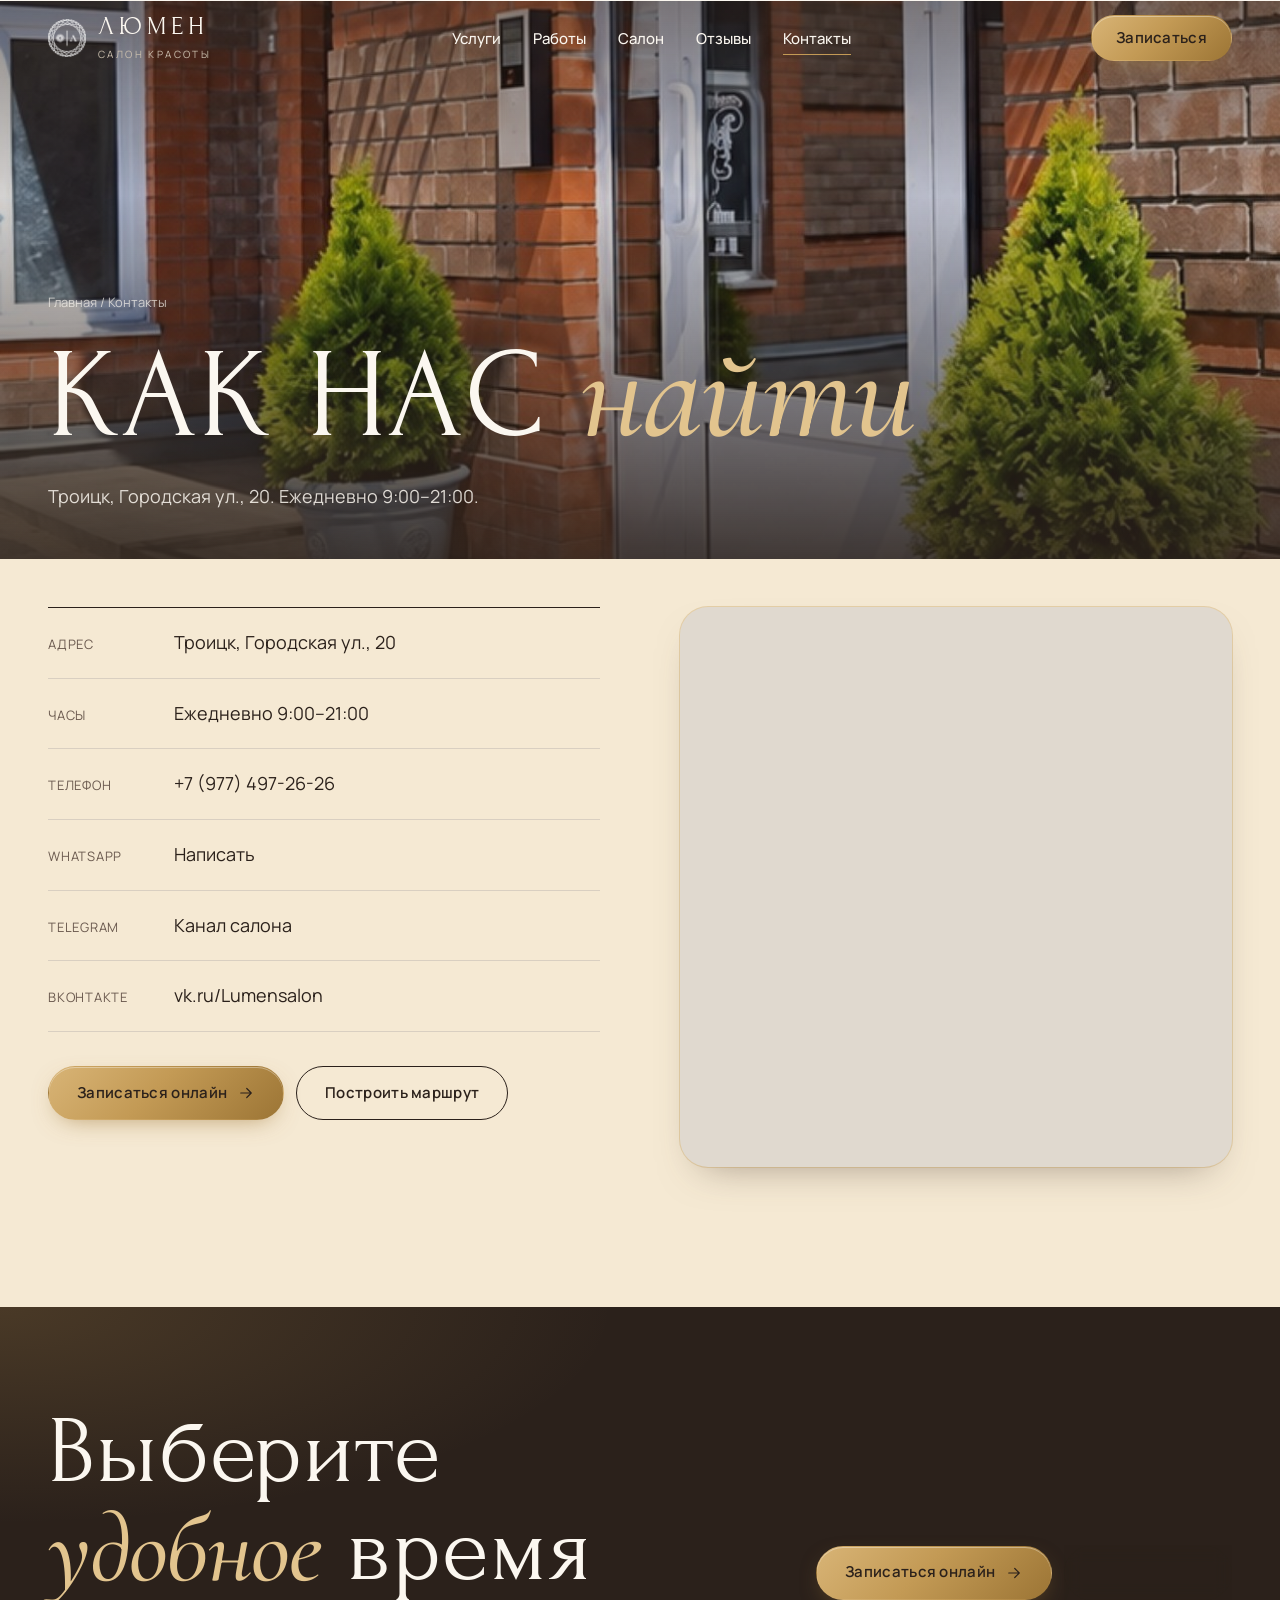
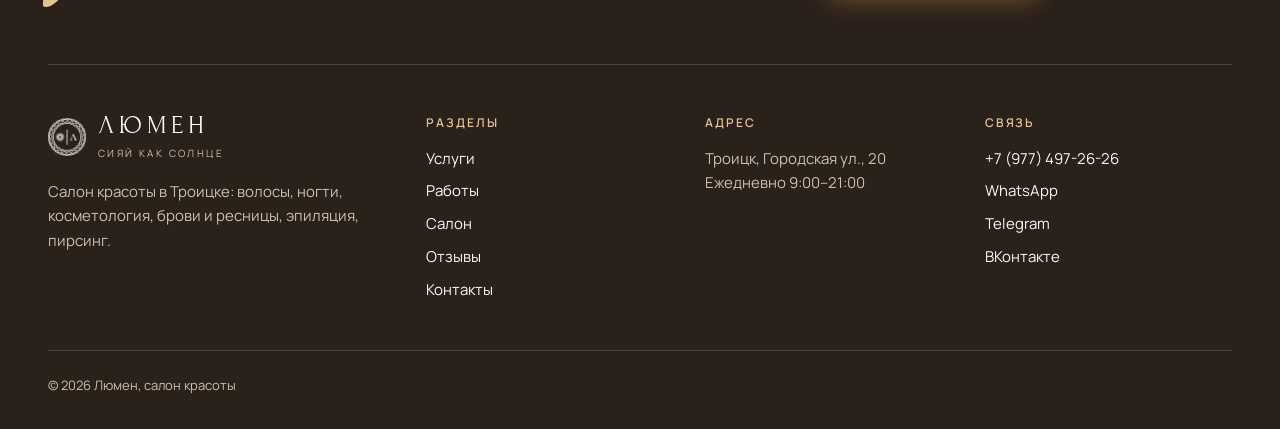
<file: kontakty.html>
<!doctype html>
<html lang="ru">
<head>
<meta charset="utf-8">
<meta name="viewport" content="width=device-width, initial-scale=1, viewport-fit=cover">
<title>Контакты · Люмен, Троицк</title>
<meta name="description" content="Салон Люмен: Троицк, Городская ул., 20. Ежедневно 9:00–21:00. +7 (977) 497-26-26.">
<meta name="theme-color" content="#3a2e27">
<meta property="og:title" content="Контакты · Люмен, Троицк">
<meta property="og:description" content="Салон Люмен: Троицк, Городская ул., 20. Ежедневно 9:00–21:00. +7 (977) 497-26-26.">
<meta property="og:image" content="assets/img/salon/salon-03.jpg">
<link rel="icon" href="assets/img/favicon.png">
<link rel="preconnect" href="https://fonts.googleapis.com">
<link rel="preconnect" href="https://fonts.gstatic.com" crossorigin>
<link href="https://fonts.googleapis.com/css2?family=Cormorant+Garamond:ital,wght@1,500&family=Forum&family=Manrope:wght@400;500;600&display=swap&subset=cyrillic" rel="stylesheet">
<link rel="stylesheet" href="assets/css/site.css">
<script>document.documentElement.classList.add('js')</script>
</head>
<body class="has-hero">
<div class="curtain" aria-hidden="true"><img src="assets/img/mark.png" alt="" width="311" height="312"></div>
<script>try{if(sessionStorage.getItem('lnav')){document.querySelector('.curtain').classList.add('is-enter');sessionStorage.removeItem('lnav')}}catch(e){}</script>
<a class="skip" href="#main">К содержанию</a>
<header class="header">
  <div class="wrap">
    <a class="brand" href="index.html" aria-label="Люмен, на главную">
      <img src="assets/img/mark.png" alt="" width="311" height="312">
      <span><span class="brand__name">ЛЮМЕН</span><span class="brand__sub">салон красоты</span></span>
    </a>
    <nav class="nav" aria-label="Основное меню"><ul><li><a href="uslugi.html">Услуги</a></li><li><a href="raboty.html">Работы</a></li><li><a href="salon.html">Салон</a></li><li><a href="otzyvy.html">Отзывы</a></li><li><a href="kontakty.html" aria-current="page">Контакты</a></li></ul></nav>
    <a class="btn btn--gold header__cta" href="https://n207666.yclients.com/company/207418/personal/menu?o=" target="_blank" rel="noopener">Записаться</a>
    <button class="burger" type="button" aria-expanded="false" aria-controls="menu" aria-label="Открыть меню"><span></span><span></span></button>
  </div>
</header>
<div class="menu" id="menu" aria-hidden="true">
  <nav aria-label="Меню"><ul><li><a href="index.html" style="--i:0">Главная <small>люмен</small></a></li><li><a href="uslugi.html" style="--i:1">Услуги <small>цены</small></a></li><li><a href="raboty.html" style="--i:2">Работы <small>фото</small></a></li><li><a href="salon.html" style="--i:3">Салон <small>интерьер</small></a></li><li><a href="otzyvy.html" style="--i:4">Отзывы <small>5,0</small></a></li><li><a href="kontakty.html" style="--i:5" aria-current="page">Контакты <small>адрес</small></a></li></ul></nav>
  <div class="menu__foot">
    <a class="btn btn--gold" href="https://n207666.yclients.com/company/207418/personal/menu?o=" target="_blank" rel="noopener">Записаться онлайн</a>
    <a href="tel:+79774972626">+7 (977) 497-26-26</a>
    <span>Троицк, Городская ул., 20. Ежедневно 9:00–21:00</span>
  </div>
</div>
<main id="main">

<section class="page-hero">
  <div class="page-hero__media"><img src="assets/img/salon/salon-10.jpg" alt="" width="1272" height="1898" decoding="async" data-parallax="0.12" fetchpriority="high"></div>
  <div class="wrap">
    <p class="crumbs"><a href="index.html">Главная</a> / Контакты</p>
    <h1 class="h1"><span class="hero__line"><span style="--i:0">Как нас <em>найти</em></span></span></h1>
    <p class="lead hero__fade" style="--i:0">Троицк, Городская ул., 20. Ежедневно 9:00–21:00.</p>
    
  </div>
</section>
<section class="section section--glow" style="padding-top:48px">
  <div class="wrap two-col">
    <div>
      <ul class="contact-list">
        <li><span>Адрес</span><p>Троицк, Городская ул., 20</p></li>
        <li><span>Часы</span><p>Ежедневно 9:00–21:00</p></li>
        <li><span>Телефон</span><a href="tel:+79774972626">+7 (977) 497-26-26</a></li>
        <li><span>WhatsApp</span><a href="https://wa.me/79774972626" target="_blank" rel="noopener">Написать</a></li>
        <li><span>Telegram</span><a href="https://t.me/salonSundex" target="_blank" rel="noopener">Канал салона</a></li>
        <li><span>ВКонтакте</span><a href="https://vk.ru/Lumensalon" target="_blank" rel="noopener">vk.ru/Lumensalon</a></li>
      </ul>
      <div class="hero__actions">
        <a class="btn btn--gold" href="https://n207666.yclients.com/company/207418/personal/menu?o=" target="_blank" rel="noopener">Записаться онлайн <svg viewBox="0 0 24 24" fill="none" stroke="currentColor" stroke-width="1.6" stroke-linecap="round" stroke-linejoin="round" aria-hidden="true"><path d="M5 12h14M13 6l6 6-6 6"/></svg></a>
        <a class="btn btn--line" href="https://yandex.ru/maps/org/lyumen/181692772645/" target="_blank" rel="noopener">Построить маршрут</a>
      </div>
    </div>
    <div class="map" data-reveal>
      <iframe src="https://yandex.ru/map-widget/v1/?ll=37.315527%2C55.492158&amp;z=17&amp;mode=search&amp;oid=181692772645&amp;ol=biz" title="Люмен на Яндекс Картах" loading="lazy" allowfullscreen></iframe>
    </div>
  </div>
</section>
</main>
<footer class="footer">
  <div class="wrap">
    <div class="footer__cta">
      <h2 class="h2" data-split>Выберите <em>удобное</em> время</h2>
      <div class="footer__actions" data-reveal style="--i:1">
        <a class="btn btn--gold" href="https://n207666.yclients.com/company/207418/personal/menu?o=" target="_blank" rel="noopener">Записаться онлайн <svg viewBox="0 0 24 24" fill="none" stroke="currentColor" stroke-width="1.6" stroke-linecap="round" stroke-linejoin="round" aria-hidden="true"><path d="M5 12h14M13 6l6 6-6 6"/></svg></a>
        <a class="btn btn--glass" href="tel:+79774972626"><svg viewBox="0 0 24 24" fill="none" stroke="currentColor" stroke-width="1.6" stroke-linecap="round" stroke-linejoin="round" aria-hidden="true"><path d="M5 4h4l2 5-2.5 1.5a11 11 0 0 0 5 5L15 13l5 2v4a2 2 0 0 1-2 2A16 16 0 0 1 3 6a2 2 0 0 1 2-2"/></svg> Позвонить</a>
      </div>
    </div>
    <div class="footer__grid">
      <div class="footer__brand">
        <a class="brand" href="index.html" aria-label="Люмен, на главную">
          <img src="assets/img/mark.png" alt="" width="311" height="312" loading="lazy">
          <span><span class="brand__name">ЛЮМЕН</span><span class="brand__sub">сияй как солнце</span></span>
        </a>
        <p>Салон красоты в Троицке: волосы, ногти, косметология, брови и ресницы, эпиляция, пирсинг.</p>
      </div>
      <div><h3>Разделы</h3><ul><li><a href="uslugi.html">Услуги</a></li><li><a href="raboty.html">Работы</a></li><li><a href="salon.html">Салон</a></li><li><a href="otzyvy.html">Отзывы</a></li><li><a href="kontakty.html">Контакты</a></li></ul></div>
      <div><h3>Адрес</h3><p>Троицк, Городская ул., 20<br>Ежедневно <span class="nowrap">9:00–21:00</span></p></div>
      <div><h3>Связь</h3><ul><li><a href="tel:+79774972626">+7 (977) 497-26-26</a></li><li><a href="https://wa.me/79774972626" target="_blank" rel="noopener">WhatsApp</a></li><li><a href="https://t.me/salonSundex" target="_blank" rel="noopener">Telegram</a></li><li><a href="https://vk.ru/Lumensalon" target="_blank" rel="noopener">ВКонтакте</a></li></ul></div>
    </div>
    <div class="footer__bottom">© 2026 Люмен, салон красоты</div>
  </div>
</footer>
<div class="booking-bar">
  <a class="btn btn--gold" href="https://n207666.yclients.com/company/207418/personal/menu?o=" target="_blank" rel="noopener">Записаться онлайн</a>
  <a class="call" href="tel:+79774972626" aria-label="Позвонить +7 (977) 497-26-26"><svg viewBox="0 0 24 24" fill="none" stroke="currentColor" stroke-width="1.6" stroke-linecap="round" stroke-linejoin="round" aria-hidden="true"><path d="M5 4h4l2 5-2.5 1.5a11 11 0 0 0 5 5L15 13l5 2v4a2 2 0 0 1-2 2A16 16 0 0 1 3 6a2 2 0 0 1 2-2"/></svg></a>
</div>
<script src="assets/js/site.js" defer></script>
<script src="assets/js/scroll-fx.js" defer></script>

</body>
</html>
</file>
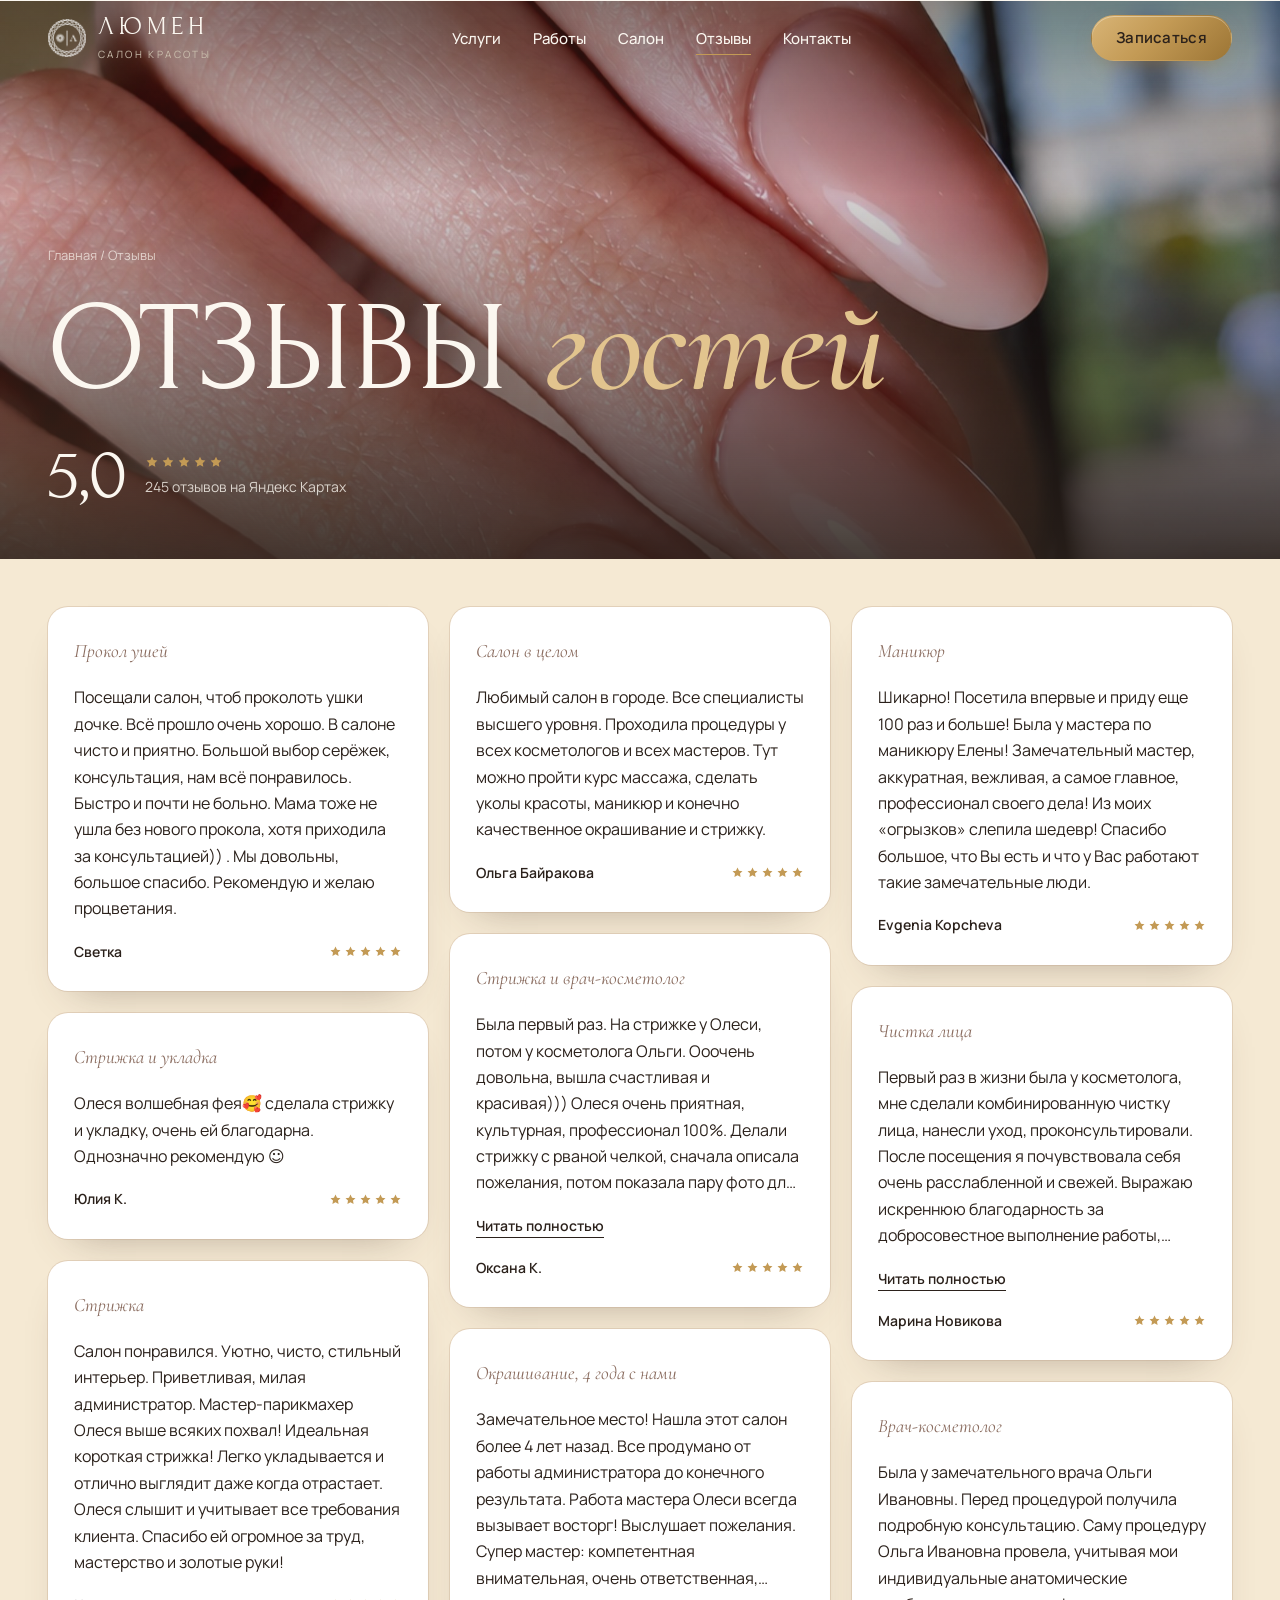
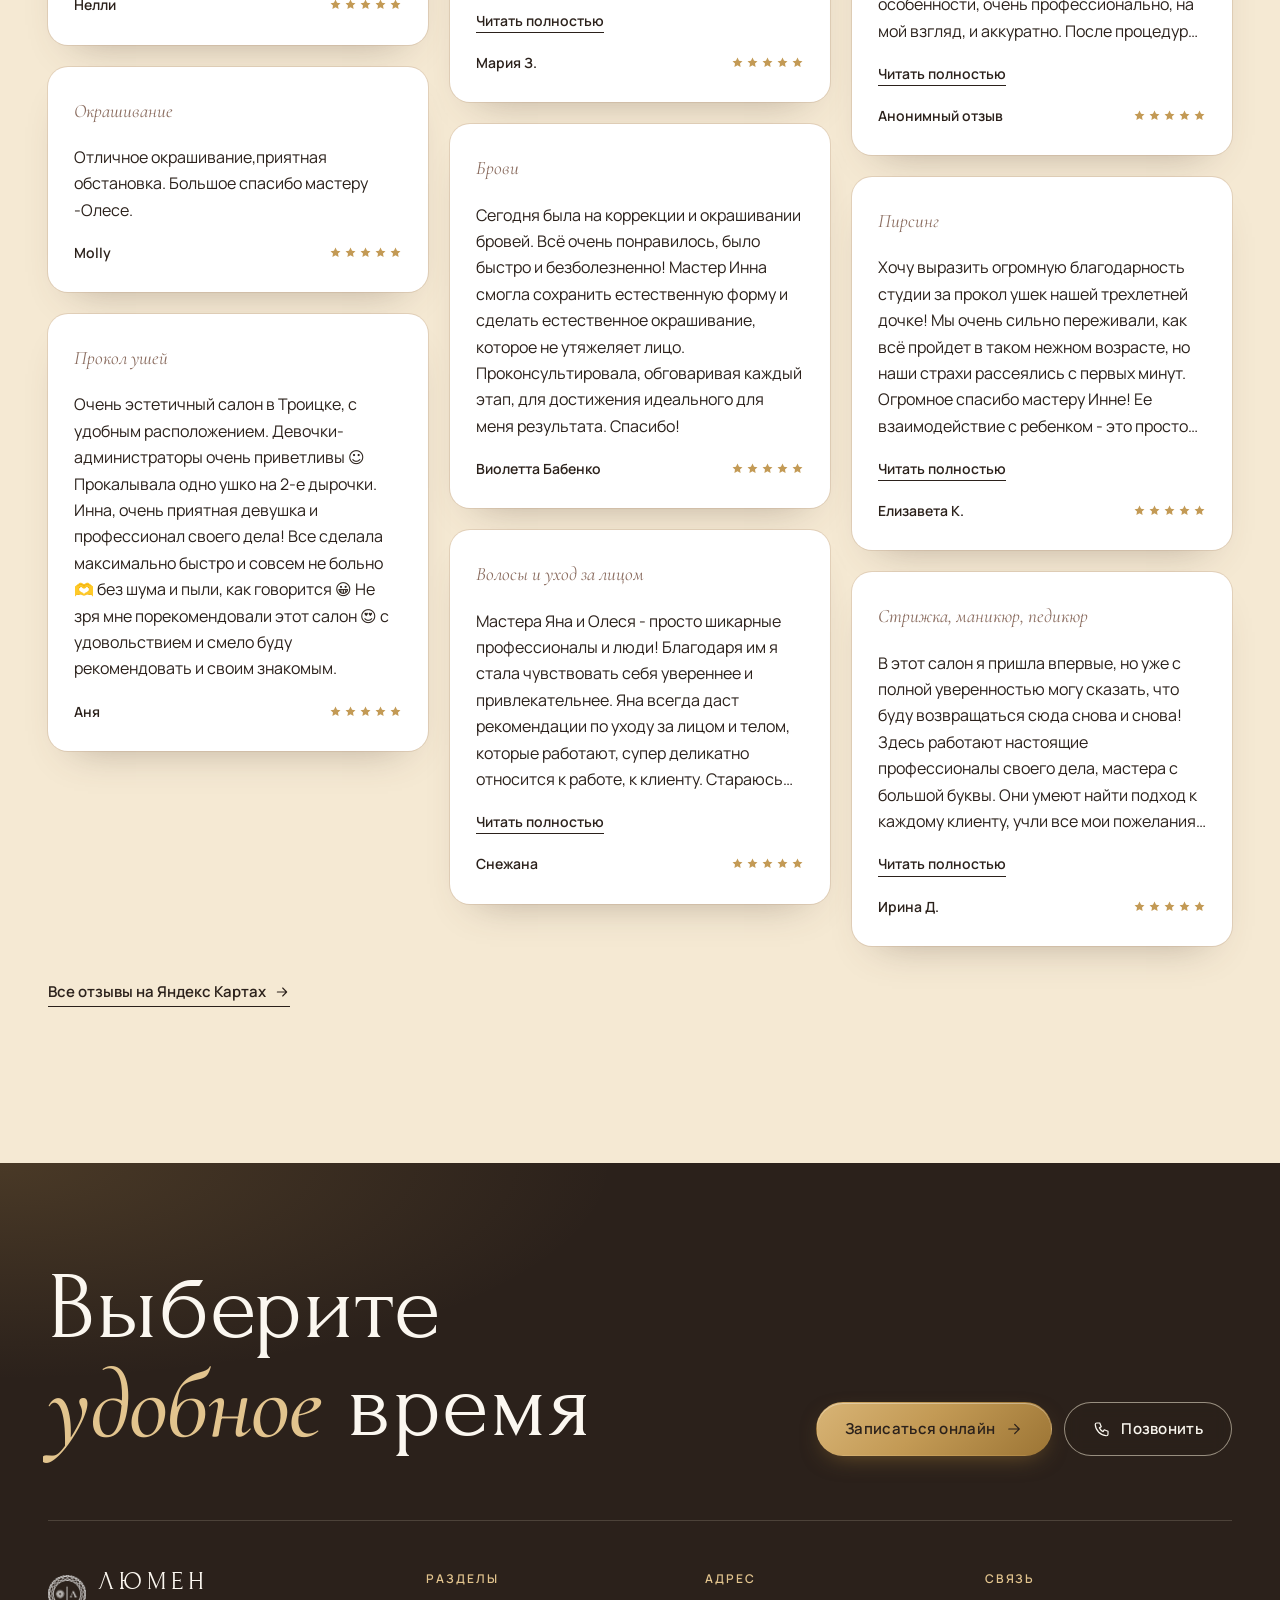
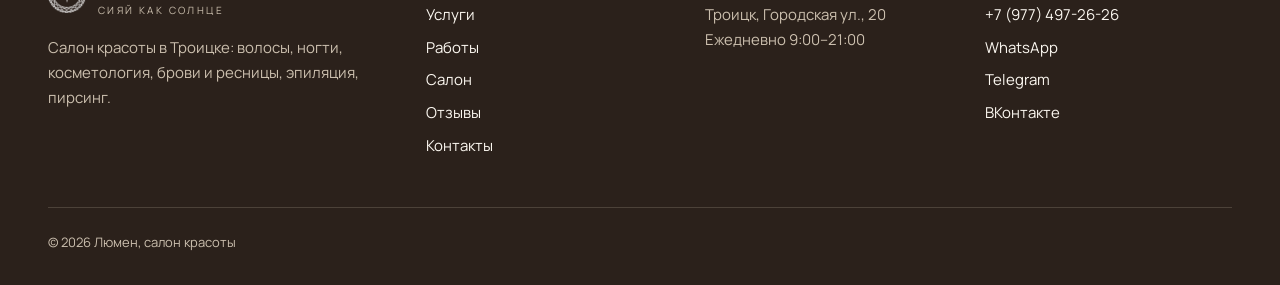
<file: otzyvy.html>
<!doctype html>
<html lang="ru">
<head>
<meta charset="utf-8">
<meta name="viewport" content="width=device-width, initial-scale=1, viewport-fit=cover">
<title>Отзывы · Люмен, Троицк</title>
<meta name="description" content="Отзывы гостей салона Люмен. Рейтинг 5,0 на Яндекс Картах, 245 отзывов.">
<meta name="theme-color" content="#3a2e27">
<meta property="og:title" content="Отзывы · Люмен, Троицк">
<meta property="og:description" content="Отзывы гостей салона Люмен. Рейтинг 5,0 на Яндекс Картах, 245 отзывов.">
<meta property="og:image" content="assets/img/salon/salon-03.jpg">
<link rel="icon" href="assets/img/favicon.png">
<link rel="preconnect" href="https://fonts.googleapis.com">
<link rel="preconnect" href="https://fonts.gstatic.com" crossorigin>
<link href="https://fonts.googleapis.com/css2?family=Cormorant+Garamond:ital,wght@1,500&family=Forum&family=Manrope:wght@400;500;600&display=swap&subset=cyrillic" rel="stylesheet">
<link rel="stylesheet" href="assets/css/site.css">
<script>document.documentElement.classList.add('js')</script>
</head>
<body class="has-hero">
<div class="curtain" aria-hidden="true"><img src="assets/img/mark.png" alt="" width="311" height="312"></div>
<script>try{if(sessionStorage.getItem('lnav')){document.querySelector('.curtain').classList.add('is-enter');sessionStorage.removeItem('lnav')}}catch(e){}</script>
<a class="skip" href="#main">К содержанию</a>
<header class="header">
  <div class="wrap">
    <a class="brand" href="index.html" aria-label="Люмен, на главную">
      <img src="assets/img/mark.png" alt="" width="311" height="312">
      <span><span class="brand__name">ЛЮМЕН</span><span class="brand__sub">салон красоты</span></span>
    </a>
    <nav class="nav" aria-label="Основное меню"><ul><li><a href="uslugi.html">Услуги</a></li><li><a href="raboty.html">Работы</a></li><li><a href="salon.html">Салон</a></li><li><a href="otzyvy.html" aria-current="page">Отзывы</a></li><li><a href="kontakty.html">Контакты</a></li></ul></nav>
    <a class="btn btn--gold header__cta" href="https://n207666.yclients.com/company/207418/personal/menu?o=" target="_blank" rel="noopener">Записаться</a>
    <button class="burger" type="button" aria-expanded="false" aria-controls="menu" aria-label="Открыть меню"><span></span><span></span></button>
  </div>
</header>
<div class="menu" id="menu" aria-hidden="true">
  <nav aria-label="Меню"><ul><li><a href="index.html" style="--i:0">Главная <small>люмен</small></a></li><li><a href="uslugi.html" style="--i:1">Услуги <small>цены</small></a></li><li><a href="raboty.html" style="--i:2">Работы <small>фото</small></a></li><li><a href="salon.html" style="--i:3">Салон <small>интерьер</small></a></li><li><a href="otzyvy.html" style="--i:4" aria-current="page">Отзывы <small>5,0</small></a></li><li><a href="kontakty.html" style="--i:5">Контакты <small>адрес</small></a></li></ul></nav>
  <div class="menu__foot">
    <a class="btn btn--gold" href="https://n207666.yclients.com/company/207418/personal/menu?o=" target="_blank" rel="noopener">Записаться онлайн</a>
    <a href="tel:+79774972626">+7 (977) 497-26-26</a>
    <span>Троицк, Городская ул., 20. Ежедневно 9:00–21:00</span>
  </div>
</div>
<main id="main">

<section class="page-hero">
  <div class="page-hero__media"><img src="assets/img/works/nails-01.jpg" alt="" width="2103" height="2600" decoding="async" data-parallax="0.12" fetchpriority="high"></div>
  <div class="wrap">
    <p class="crumbs"><a href="index.html">Главная</a> / Отзывы</p>
    <h1 class="h1"><span class="hero__line"><span style="--i:0">Отзывы <em>гостей</em></span></span></h1>
    
    <div class="rating-big hero__fade" style="--i:1;margin-top:24px"><span class="rating-big__num" data-count="5,0">5,0</span><p><span class="stars" aria-hidden="true"><svg viewBox="0 0 24 24" fill="currentColor" aria-hidden="true"><path d="M12 2.8l2.8 5.8 6.4.9-4.6 4.5 1.1 6.3L12 17.3l-5.7 3 1.1-6.3L2.8 9.5l6.4-.9z"/></svg><svg viewBox="0 0 24 24" fill="currentColor" aria-hidden="true"><path d="M12 2.8l2.8 5.8 6.4.9-4.6 4.5 1.1 6.3L12 17.3l-5.7 3 1.1-6.3L2.8 9.5l6.4-.9z"/></svg><svg viewBox="0 0 24 24" fill="currentColor" aria-hidden="true"><path d="M12 2.8l2.8 5.8 6.4.9-4.6 4.5 1.1 6.3L12 17.3l-5.7 3 1.1-6.3L2.8 9.5l6.4-.9z"/></svg><svg viewBox="0 0 24 24" fill="currentColor" aria-hidden="true"><path d="M12 2.8l2.8 5.8 6.4.9-4.6 4.5 1.1 6.3L12 17.3l-5.7 3 1.1-6.3L2.8 9.5l6.4-.9z"/></svg><svg viewBox="0 0 24 24" fill="currentColor" aria-hidden="true"><path d="M12 2.8l2.8 5.8 6.4.9-4.6 4.5 1.1 6.3L12 17.3l-5.7 3 1.1-6.3L2.8 9.5l6.4-.9z"/></svg></span><br><span data-count="245">245</span> отзывов на Яндекс Картах</p></div>
  </div>
</section>
<section class="section section--glow" style="padding-top:48px">
  <div class="wrap">
    <div class="reviews--all">
      <figure class="review" data-reveal style="--i:0">
  <span class="review__tag">Прокол ушей</span>
  <blockquote class="review__text">Посещали салон, чтоб проколоть ушки дочке. Всё прошло очень хорошо. В салоне чисто и приятно. Большой выбор серёжек, консультация, нам всё понравилось. Быстро и почти не больно. Мама тоже не ушла без нового прокола, хотя приходила за консультацией)) . Мы довольны, большое спасибо. Рекомендую и желаю процветания.</blockquote>
  <figcaption><b>Светка</b><span class="stars" aria-hidden="true"><svg viewBox="0 0 24 24" fill="currentColor" aria-hidden="true"><path d="M12 2.8l2.8 5.8 6.4.9-4.6 4.5 1.1 6.3L12 17.3l-5.7 3 1.1-6.3L2.8 9.5l6.4-.9z"/></svg><svg viewBox="0 0 24 24" fill="currentColor" aria-hidden="true"><path d="M12 2.8l2.8 5.8 6.4.9-4.6 4.5 1.1 6.3L12 17.3l-5.7 3 1.1-6.3L2.8 9.5l6.4-.9z"/></svg><svg viewBox="0 0 24 24" fill="currentColor" aria-hidden="true"><path d="M12 2.8l2.8 5.8 6.4.9-4.6 4.5 1.1 6.3L12 17.3l-5.7 3 1.1-6.3L2.8 9.5l6.4-.9z"/></svg><svg viewBox="0 0 24 24" fill="currentColor" aria-hidden="true"><path d="M12 2.8l2.8 5.8 6.4.9-4.6 4.5 1.1 6.3L12 17.3l-5.7 3 1.1-6.3L2.8 9.5l6.4-.9z"/></svg><svg viewBox="0 0 24 24" fill="currentColor" aria-hidden="true"><path d="M12 2.8l2.8 5.8 6.4.9-4.6 4.5 1.1 6.3L12 17.3l-5.7 3 1.1-6.3L2.8 9.5l6.4-.9z"/></svg></span></figcaption>
</figure>
      <figure class="review" data-reveal style="--i:1">
  <span class="review__tag">Стрижка и укладка</span>
  <blockquote class="review__text">Олеся волшебная фея🥰 сделала стрижку и укладку, очень ей благодарна. Однозначно рекомендую ☺️</blockquote>
  <figcaption><b>Юлия К.</b><span class="stars" aria-hidden="true"><svg viewBox="0 0 24 24" fill="currentColor" aria-hidden="true"><path d="M12 2.8l2.8 5.8 6.4.9-4.6 4.5 1.1 6.3L12 17.3l-5.7 3 1.1-6.3L2.8 9.5l6.4-.9z"/></svg><svg viewBox="0 0 24 24" fill="currentColor" aria-hidden="true"><path d="M12 2.8l2.8 5.8 6.4.9-4.6 4.5 1.1 6.3L12 17.3l-5.7 3 1.1-6.3L2.8 9.5l6.4-.9z"/></svg><svg viewBox="0 0 24 24" fill="currentColor" aria-hidden="true"><path d="M12 2.8l2.8 5.8 6.4.9-4.6 4.5 1.1 6.3L12 17.3l-5.7 3 1.1-6.3L2.8 9.5l6.4-.9z"/></svg><svg viewBox="0 0 24 24" fill="currentColor" aria-hidden="true"><path d="M12 2.8l2.8 5.8 6.4.9-4.6 4.5 1.1 6.3L12 17.3l-5.7 3 1.1-6.3L2.8 9.5l6.4-.9z"/></svg><svg viewBox="0 0 24 24" fill="currentColor" aria-hidden="true"><path d="M12 2.8l2.8 5.8 6.4.9-4.6 4.5 1.1 6.3L12 17.3l-5.7 3 1.1-6.3L2.8 9.5l6.4-.9z"/></svg></span></figcaption>
</figure>
      <figure class="review" data-reveal style="--i:2">
  <span class="review__tag">Стрижка</span>
  <blockquote class="review__text">Салон понравился. Уютно, чисто, стильный интерьер. Приветливая, милая администратор. Мастер-парикмахер Олеся выше всяких похвал! Идеальная короткая стрижка! Легко укладывается и отлично выглядит даже когда отрастает. Олеся слышит и учитывает все требования клиента. Спасибо ей огромное за труд, мастерство и золотые руки!</blockquote>
  <figcaption><b>Нелли</b><span class="stars" aria-hidden="true"><svg viewBox="0 0 24 24" fill="currentColor" aria-hidden="true"><path d="M12 2.8l2.8 5.8 6.4.9-4.6 4.5 1.1 6.3L12 17.3l-5.7 3 1.1-6.3L2.8 9.5l6.4-.9z"/></svg><svg viewBox="0 0 24 24" fill="currentColor" aria-hidden="true"><path d="M12 2.8l2.8 5.8 6.4.9-4.6 4.5 1.1 6.3L12 17.3l-5.7 3 1.1-6.3L2.8 9.5l6.4-.9z"/></svg><svg viewBox="0 0 24 24" fill="currentColor" aria-hidden="true"><path d="M12 2.8l2.8 5.8 6.4.9-4.6 4.5 1.1 6.3L12 17.3l-5.7 3 1.1-6.3L2.8 9.5l6.4-.9z"/></svg><svg viewBox="0 0 24 24" fill="currentColor" aria-hidden="true"><path d="M12 2.8l2.8 5.8 6.4.9-4.6 4.5 1.1 6.3L12 17.3l-5.7 3 1.1-6.3L2.8 9.5l6.4-.9z"/></svg><svg viewBox="0 0 24 24" fill="currentColor" aria-hidden="true"><path d="M12 2.8l2.8 5.8 6.4.9-4.6 4.5 1.1 6.3L12 17.3l-5.7 3 1.1-6.3L2.8 9.5l6.4-.9z"/></svg></span></figcaption>
</figure>
      <figure class="review" data-reveal style="--i:0">
  <span class="review__tag">Окрашивание</span>
  <blockquote class="review__text">Отличное окрашивание,приятная обстановка. Большое спасибо мастеру -Олесе.</blockquote>
  <figcaption><b>Molly</b><span class="stars" aria-hidden="true"><svg viewBox="0 0 24 24" fill="currentColor" aria-hidden="true"><path d="M12 2.8l2.8 5.8 6.4.9-4.6 4.5 1.1 6.3L12 17.3l-5.7 3 1.1-6.3L2.8 9.5l6.4-.9z"/></svg><svg viewBox="0 0 24 24" fill="currentColor" aria-hidden="true"><path d="M12 2.8l2.8 5.8 6.4.9-4.6 4.5 1.1 6.3L12 17.3l-5.7 3 1.1-6.3L2.8 9.5l6.4-.9z"/></svg><svg viewBox="0 0 24 24" fill="currentColor" aria-hidden="true"><path d="M12 2.8l2.8 5.8 6.4.9-4.6 4.5 1.1 6.3L12 17.3l-5.7 3 1.1-6.3L2.8 9.5l6.4-.9z"/></svg><svg viewBox="0 0 24 24" fill="currentColor" aria-hidden="true"><path d="M12 2.8l2.8 5.8 6.4.9-4.6 4.5 1.1 6.3L12 17.3l-5.7 3 1.1-6.3L2.8 9.5l6.4-.9z"/></svg><svg viewBox="0 0 24 24" fill="currentColor" aria-hidden="true"><path d="M12 2.8l2.8 5.8 6.4.9-4.6 4.5 1.1 6.3L12 17.3l-5.7 3 1.1-6.3L2.8 9.5l6.4-.9z"/></svg></span></figcaption>
</figure>
      <figure class="review" data-reveal style="--i:1">
  <span class="review__tag">Прокол ушей</span>
  <blockquote class="review__text">Очень эстетичный салон в Троицке, с удобным расположением. Девочки-администраторы очень приветливы ☺️ Прокалывала одно ушко на 2-е дырочки. Инна, очень приятная девушка и профессионал своего дела! Все сделала максимально быстро и совсем не больно 🫶 без шума и пыли, как говорится 😀 Не зря мне порекомендовали этот салон 😍 с удовольствием и смело буду рекомендовать и своим знакомым.</blockquote>
  <figcaption><b>Аня</b><span class="stars" aria-hidden="true"><svg viewBox="0 0 24 24" fill="currentColor" aria-hidden="true"><path d="M12 2.8l2.8 5.8 6.4.9-4.6 4.5 1.1 6.3L12 17.3l-5.7 3 1.1-6.3L2.8 9.5l6.4-.9z"/></svg><svg viewBox="0 0 24 24" fill="currentColor" aria-hidden="true"><path d="M12 2.8l2.8 5.8 6.4.9-4.6 4.5 1.1 6.3L12 17.3l-5.7 3 1.1-6.3L2.8 9.5l6.4-.9z"/></svg><svg viewBox="0 0 24 24" fill="currentColor" aria-hidden="true"><path d="M12 2.8l2.8 5.8 6.4.9-4.6 4.5 1.1 6.3L12 17.3l-5.7 3 1.1-6.3L2.8 9.5l6.4-.9z"/></svg><svg viewBox="0 0 24 24" fill="currentColor" aria-hidden="true"><path d="M12 2.8l2.8 5.8 6.4.9-4.6 4.5 1.1 6.3L12 17.3l-5.7 3 1.1-6.3L2.8 9.5l6.4-.9z"/></svg><svg viewBox="0 0 24 24" fill="currentColor" aria-hidden="true"><path d="M12 2.8l2.8 5.8 6.4.9-4.6 4.5 1.1 6.3L12 17.3l-5.7 3 1.1-6.3L2.8 9.5l6.4-.9z"/></svg></span></figcaption>
</figure>
      <figure class="review" data-reveal style="--i:2">
  <span class="review__tag">Салон в целом</span>
  <blockquote class="review__text">Любимый салон в городе. Все специалисты высшего уровня. Проходила процедуры у всех косметологов и всех мастеров. Тут можно пройти курс массажа, сделать уколы красоты, маникюр и конечно качественное окрашивание и стрижку.</blockquote>
  <figcaption><b>Ольга Байракова</b><span class="stars" aria-hidden="true"><svg viewBox="0 0 24 24" fill="currentColor" aria-hidden="true"><path d="M12 2.8l2.8 5.8 6.4.9-4.6 4.5 1.1 6.3L12 17.3l-5.7 3 1.1-6.3L2.8 9.5l6.4-.9z"/></svg><svg viewBox="0 0 24 24" fill="currentColor" aria-hidden="true"><path d="M12 2.8l2.8 5.8 6.4.9-4.6 4.5 1.1 6.3L12 17.3l-5.7 3 1.1-6.3L2.8 9.5l6.4-.9z"/></svg><svg viewBox="0 0 24 24" fill="currentColor" aria-hidden="true"><path d="M12 2.8l2.8 5.8 6.4.9-4.6 4.5 1.1 6.3L12 17.3l-5.7 3 1.1-6.3L2.8 9.5l6.4-.9z"/></svg><svg viewBox="0 0 24 24" fill="currentColor" aria-hidden="true"><path d="M12 2.8l2.8 5.8 6.4.9-4.6 4.5 1.1 6.3L12 17.3l-5.7 3 1.1-6.3L2.8 9.5l6.4-.9z"/></svg><svg viewBox="0 0 24 24" fill="currentColor" aria-hidden="true"><path d="M12 2.8l2.8 5.8 6.4.9-4.6 4.5 1.1 6.3L12 17.3l-5.7 3 1.1-6.3L2.8 9.5l6.4-.9z"/></svg></span></figcaption>
</figure>
      <figure class="review" data-reveal style="--i:0">
  <span class="review__tag">Стрижка и врач-косметолог</span>
  <blockquote class="review__text">Была первый раз. На стрижке у Олеси, потом у косметолога Ольги. Ооочень довольна, вышла счастливая и красивая))) Олеся очень приятная, культурная, профессионал 100%. Делали стрижку с рваной челкой, сначала описала пожелания, потом показала пару фото для примера и понимания «настроения». Сделала все даже лучше, чем я ожидала, а главное, не понятно было, кто из нас больше доволен остался)))) обязательно вернусь к ней. Косметолог Ольга - уровень не Троицк и далеко не вся Москва. Так работают Врачи в очень дорогих закрытых клиниках. Сначала все выслушала, сформулировала себе задачу, все проговорили, посчитали, согласовали (заняло около часа!) и только потом приступили к делу. Информации, очень полезной для себя, вынесла кучу!!! Реально не верится, что такой профессионализм был так близко все это время))) Это не просто вколоть и увеличить или подтянуть, но и про медицину и красивый=здоровый внешний вид. В общем, девчонки, руководители, персонал - все умнички!!! Конечно я буду постоянным клиентом теперь )</blockquote>
  <figcaption><b>Оксана К.</b><span class="stars" aria-hidden="true"><svg viewBox="0 0 24 24" fill="currentColor" aria-hidden="true"><path d="M12 2.8l2.8 5.8 6.4.9-4.6 4.5 1.1 6.3L12 17.3l-5.7 3 1.1-6.3L2.8 9.5l6.4-.9z"/></svg><svg viewBox="0 0 24 24" fill="currentColor" aria-hidden="true"><path d="M12 2.8l2.8 5.8 6.4.9-4.6 4.5 1.1 6.3L12 17.3l-5.7 3 1.1-6.3L2.8 9.5l6.4-.9z"/></svg><svg viewBox="0 0 24 24" fill="currentColor" aria-hidden="true"><path d="M12 2.8l2.8 5.8 6.4.9-4.6 4.5 1.1 6.3L12 17.3l-5.7 3 1.1-6.3L2.8 9.5l6.4-.9z"/></svg><svg viewBox="0 0 24 24" fill="currentColor" aria-hidden="true"><path d="M12 2.8l2.8 5.8 6.4.9-4.6 4.5 1.1 6.3L12 17.3l-5.7 3 1.1-6.3L2.8 9.5l6.4-.9z"/></svg><svg viewBox="0 0 24 24" fill="currentColor" aria-hidden="true"><path d="M12 2.8l2.8 5.8 6.4.9-4.6 4.5 1.1 6.3L12 17.3l-5.7 3 1.1-6.3L2.8 9.5l6.4-.9z"/></svg></span></figcaption>
</figure>
      <figure class="review" data-reveal style="--i:1">
  <span class="review__tag">Окрашивание, 4 года с нами</span>
  <blockquote class="review__text">Замечательное место! Нашла этот салон более 4 лет назад. Все продумано от работы администратора до конечного результата. Работа мастера Олеси всегда вызывает восторг! Выслушает пожелания. Супер мастер: компетентная внимательная, очень ответственная, знает, как сделать так чтобы волосы после всех процедур остались здоровыми. Мастер творит во время работы, чувствует что лучше подойдет, прекрасно подбирает цвет. Администраторы всегда внимательные. Во время процедуры всегда предложат чай, кофе (кофе классный). После посещения салона настроение всегда на высоте! Удобное место расположения для автолюбителей есть парковки возле дома где находится салон или рядом, места всегда есть, если общественным транспортом рядом автобусная остановка. Минусов не нашла.</blockquote>
  <figcaption><b>Мария З.</b><span class="stars" aria-hidden="true"><svg viewBox="0 0 24 24" fill="currentColor" aria-hidden="true"><path d="M12 2.8l2.8 5.8 6.4.9-4.6 4.5 1.1 6.3L12 17.3l-5.7 3 1.1-6.3L2.8 9.5l6.4-.9z"/></svg><svg viewBox="0 0 24 24" fill="currentColor" aria-hidden="true"><path d="M12 2.8l2.8 5.8 6.4.9-4.6 4.5 1.1 6.3L12 17.3l-5.7 3 1.1-6.3L2.8 9.5l6.4-.9z"/></svg><svg viewBox="0 0 24 24" fill="currentColor" aria-hidden="true"><path d="M12 2.8l2.8 5.8 6.4.9-4.6 4.5 1.1 6.3L12 17.3l-5.7 3 1.1-6.3L2.8 9.5l6.4-.9z"/></svg><svg viewBox="0 0 24 24" fill="currentColor" aria-hidden="true"><path d="M12 2.8l2.8 5.8 6.4.9-4.6 4.5 1.1 6.3L12 17.3l-5.7 3 1.1-6.3L2.8 9.5l6.4-.9z"/></svg><svg viewBox="0 0 24 24" fill="currentColor" aria-hidden="true"><path d="M12 2.8l2.8 5.8 6.4.9-4.6 4.5 1.1 6.3L12 17.3l-5.7 3 1.1-6.3L2.8 9.5l6.4-.9z"/></svg></span></figcaption>
</figure>
      <figure class="review" data-reveal style="--i:2">
  <span class="review__tag">Брови</span>
  <blockquote class="review__text">Сегодня была на коррекции и окрашивании бровей. Всё очень понравилось, было быстро и безболезненно! Мастер Инна смогла сохранить естественную форму и сделать естественное окрашивание, которое не утяжеляет лицо. Проконсультировала, обговаривая каждый этап, для достижения идеального для меня результата. Спасибо!</blockquote>
  <figcaption><b>Виолетта Бабенко</b><span class="stars" aria-hidden="true"><svg viewBox="0 0 24 24" fill="currentColor" aria-hidden="true"><path d="M12 2.8l2.8 5.8 6.4.9-4.6 4.5 1.1 6.3L12 17.3l-5.7 3 1.1-6.3L2.8 9.5l6.4-.9z"/></svg><svg viewBox="0 0 24 24" fill="currentColor" aria-hidden="true"><path d="M12 2.8l2.8 5.8 6.4.9-4.6 4.5 1.1 6.3L12 17.3l-5.7 3 1.1-6.3L2.8 9.5l6.4-.9z"/></svg><svg viewBox="0 0 24 24" fill="currentColor" aria-hidden="true"><path d="M12 2.8l2.8 5.8 6.4.9-4.6 4.5 1.1 6.3L12 17.3l-5.7 3 1.1-6.3L2.8 9.5l6.4-.9z"/></svg><svg viewBox="0 0 24 24" fill="currentColor" aria-hidden="true"><path d="M12 2.8l2.8 5.8 6.4.9-4.6 4.5 1.1 6.3L12 17.3l-5.7 3 1.1-6.3L2.8 9.5l6.4-.9z"/></svg><svg viewBox="0 0 24 24" fill="currentColor" aria-hidden="true"><path d="M12 2.8l2.8 5.8 6.4.9-4.6 4.5 1.1 6.3L12 17.3l-5.7 3 1.1-6.3L2.8 9.5l6.4-.9z"/></svg></span></figcaption>
</figure>
      <figure class="review" data-reveal style="--i:0">
  <span class="review__tag">Волосы и уход за лицом</span>
  <blockquote class="review__text">Мастера Яна и Олеся - просто шикарные профессионалы и люди! Благодаря им я стала чувствовать себя увереннее и привлекательнее. Яна всегда даст рекомендации по уходу за лицом и телом, которые работают, супер деликатно относится к работе, к клиенту. Стараюсь пробовать разные процедуры и всегда результат получается шикарный! У Олеси выполняю окрашивания и стрижки, с ней не боюсь меняться, качество волос всегда отличное! Во время процедур с девушками я отдыхаю, наполняюсь энергией, обстановка и атмосфера очень приятные, всегда рада возвращаться, встретят, как любимого гостя :) Я уверенно могу сказать, что нашла своих мастеров, которым могу доверять на все 1000%!</blockquote>
  <figcaption><b>Снежана</b><span class="stars" aria-hidden="true"><svg viewBox="0 0 24 24" fill="currentColor" aria-hidden="true"><path d="M12 2.8l2.8 5.8 6.4.9-4.6 4.5 1.1 6.3L12 17.3l-5.7 3 1.1-6.3L2.8 9.5l6.4-.9z"/></svg><svg viewBox="0 0 24 24" fill="currentColor" aria-hidden="true"><path d="M12 2.8l2.8 5.8 6.4.9-4.6 4.5 1.1 6.3L12 17.3l-5.7 3 1.1-6.3L2.8 9.5l6.4-.9z"/></svg><svg viewBox="0 0 24 24" fill="currentColor" aria-hidden="true"><path d="M12 2.8l2.8 5.8 6.4.9-4.6 4.5 1.1 6.3L12 17.3l-5.7 3 1.1-6.3L2.8 9.5l6.4-.9z"/></svg><svg viewBox="0 0 24 24" fill="currentColor" aria-hidden="true"><path d="M12 2.8l2.8 5.8 6.4.9-4.6 4.5 1.1 6.3L12 17.3l-5.7 3 1.1-6.3L2.8 9.5l6.4-.9z"/></svg><svg viewBox="0 0 24 24" fill="currentColor" aria-hidden="true"><path d="M12 2.8l2.8 5.8 6.4.9-4.6 4.5 1.1 6.3L12 17.3l-5.7 3 1.1-6.3L2.8 9.5l6.4-.9z"/></svg></span></figcaption>
</figure>
      <figure class="review" data-reveal style="--i:1">
  <span class="review__tag">Маникюр</span>
  <blockquote class="review__text">Шикарно! Посетила впервые и приду еще 100 раз и больше! Была у мастера по маникюру Елены! Замечательный мастер, аккуратная, вежливая, а самое главное, профессионал своего дела! Из моих «огрызков» слепила шедевр! Спасибо большое, что Вы есть и что у Вас работают такие замечательные люди.</blockquote>
  <figcaption><b>Evgenia Kopcheva</b><span class="stars" aria-hidden="true"><svg viewBox="0 0 24 24" fill="currentColor" aria-hidden="true"><path d="M12 2.8l2.8 5.8 6.4.9-4.6 4.5 1.1 6.3L12 17.3l-5.7 3 1.1-6.3L2.8 9.5l6.4-.9z"/></svg><svg viewBox="0 0 24 24" fill="currentColor" aria-hidden="true"><path d="M12 2.8l2.8 5.8 6.4.9-4.6 4.5 1.1 6.3L12 17.3l-5.7 3 1.1-6.3L2.8 9.5l6.4-.9z"/></svg><svg viewBox="0 0 24 24" fill="currentColor" aria-hidden="true"><path d="M12 2.8l2.8 5.8 6.4.9-4.6 4.5 1.1 6.3L12 17.3l-5.7 3 1.1-6.3L2.8 9.5l6.4-.9z"/></svg><svg viewBox="0 0 24 24" fill="currentColor" aria-hidden="true"><path d="M12 2.8l2.8 5.8 6.4.9-4.6 4.5 1.1 6.3L12 17.3l-5.7 3 1.1-6.3L2.8 9.5l6.4-.9z"/></svg><svg viewBox="0 0 24 24" fill="currentColor" aria-hidden="true"><path d="M12 2.8l2.8 5.8 6.4.9-4.6 4.5 1.1 6.3L12 17.3l-5.7 3 1.1-6.3L2.8 9.5l6.4-.9z"/></svg></span></figcaption>
</figure>
      <figure class="review" data-reveal style="--i:2">
  <span class="review__tag">Чистка лица</span>
  <blockquote class="review__text">Первый раз в жизни была у косметолога, мне сделали комбинированную чистку лица, нанесли уход, проконсультировали. После посещения я почувствовала себя очень расслабленной и свежей. Выражаю искреннюю благодарность за добросовестное выполнение работы, затраченное время, приложенные усилия. Инна - прекрасный специалист которому можно доверять! Внимательная, деликатная, отзывчивая. Не навязывает лишнего, только по делу. Рекомендую!</blockquote>
  <figcaption><b>Марина Новикова</b><span class="stars" aria-hidden="true"><svg viewBox="0 0 24 24" fill="currentColor" aria-hidden="true"><path d="M12 2.8l2.8 5.8 6.4.9-4.6 4.5 1.1 6.3L12 17.3l-5.7 3 1.1-6.3L2.8 9.5l6.4-.9z"/></svg><svg viewBox="0 0 24 24" fill="currentColor" aria-hidden="true"><path d="M12 2.8l2.8 5.8 6.4.9-4.6 4.5 1.1 6.3L12 17.3l-5.7 3 1.1-6.3L2.8 9.5l6.4-.9z"/></svg><svg viewBox="0 0 24 24" fill="currentColor" aria-hidden="true"><path d="M12 2.8l2.8 5.8 6.4.9-4.6 4.5 1.1 6.3L12 17.3l-5.7 3 1.1-6.3L2.8 9.5l6.4-.9z"/></svg><svg viewBox="0 0 24 24" fill="currentColor" aria-hidden="true"><path d="M12 2.8l2.8 5.8 6.4.9-4.6 4.5 1.1 6.3L12 17.3l-5.7 3 1.1-6.3L2.8 9.5l6.4-.9z"/></svg><svg viewBox="0 0 24 24" fill="currentColor" aria-hidden="true"><path d="M12 2.8l2.8 5.8 6.4.9-4.6 4.5 1.1 6.3L12 17.3l-5.7 3 1.1-6.3L2.8 9.5l6.4-.9z"/></svg></span></figcaption>
</figure>
      <figure class="review" data-reveal style="--i:0">
  <span class="review__tag">Врач-косметолог</span>
  <blockquote class="review__text">Была у замечательного врача Ольги Ивановны. Перед процедурой получила подробную консультацию. Саму процедуру Ольга Ивановна провела, учитывая мои индивидуальные анатомические особенности, очень профессионально, на мой взгляд, и аккуратно. После процедуры ощущения в точности, как описала доктор). В течение двух дней после процедуры уже получила комплименты). Кроме того, атмосфера в салоне очень приятная и уютная. Уже не первый раз обращаюсь сюда за услугами. Всем рекомендую.</blockquote>
  <figcaption><b>Анонимный отзыв</b><span class="stars" aria-hidden="true"><svg viewBox="0 0 24 24" fill="currentColor" aria-hidden="true"><path d="M12 2.8l2.8 5.8 6.4.9-4.6 4.5 1.1 6.3L12 17.3l-5.7 3 1.1-6.3L2.8 9.5l6.4-.9z"/></svg><svg viewBox="0 0 24 24" fill="currentColor" aria-hidden="true"><path d="M12 2.8l2.8 5.8 6.4.9-4.6 4.5 1.1 6.3L12 17.3l-5.7 3 1.1-6.3L2.8 9.5l6.4-.9z"/></svg><svg viewBox="0 0 24 24" fill="currentColor" aria-hidden="true"><path d="M12 2.8l2.8 5.8 6.4.9-4.6 4.5 1.1 6.3L12 17.3l-5.7 3 1.1-6.3L2.8 9.5l6.4-.9z"/></svg><svg viewBox="0 0 24 24" fill="currentColor" aria-hidden="true"><path d="M12 2.8l2.8 5.8 6.4.9-4.6 4.5 1.1 6.3L12 17.3l-5.7 3 1.1-6.3L2.8 9.5l6.4-.9z"/></svg><svg viewBox="0 0 24 24" fill="currentColor" aria-hidden="true"><path d="M12 2.8l2.8 5.8 6.4.9-4.6 4.5 1.1 6.3L12 17.3l-5.7 3 1.1-6.3L2.8 9.5l6.4-.9z"/></svg></span></figcaption>
</figure>
      <figure class="review" data-reveal style="--i:1">
  <span class="review__tag">Пирсинг</span>
  <blockquote class="review__text">Хочу выразить огромную благодарность студии за прокол ушек нашей трехлетней дочке! Мы очень сильно переживали, как всё пройдет в таком нежном возрасте, но наши страхи рассеялись с первых минут. Огромное спасибо мастеру Инне! Ее взаимодействие с ребенком - это просто высший пилотаж. Она сразу нашла подход к дочке, общалась очень мягко, дружелюбно и превратила весь процесс в увлекательную игру. В итоге все прошло абсолютно безболезненно, дочка даже испугаться не успела, не пролила ни одной слезинки! Мы вышли из студии счастливые, с красивыми первыми сережками и отличным настроением. Всем мамочкам рекомендую обращаться именно сюда к мастеру Инне!</blockquote>
  <figcaption><b>Елизавета К.</b><span class="stars" aria-hidden="true"><svg viewBox="0 0 24 24" fill="currentColor" aria-hidden="true"><path d="M12 2.8l2.8 5.8 6.4.9-4.6 4.5 1.1 6.3L12 17.3l-5.7 3 1.1-6.3L2.8 9.5l6.4-.9z"/></svg><svg viewBox="0 0 24 24" fill="currentColor" aria-hidden="true"><path d="M12 2.8l2.8 5.8 6.4.9-4.6 4.5 1.1 6.3L12 17.3l-5.7 3 1.1-6.3L2.8 9.5l6.4-.9z"/></svg><svg viewBox="0 0 24 24" fill="currentColor" aria-hidden="true"><path d="M12 2.8l2.8 5.8 6.4.9-4.6 4.5 1.1 6.3L12 17.3l-5.7 3 1.1-6.3L2.8 9.5l6.4-.9z"/></svg><svg viewBox="0 0 24 24" fill="currentColor" aria-hidden="true"><path d="M12 2.8l2.8 5.8 6.4.9-4.6 4.5 1.1 6.3L12 17.3l-5.7 3 1.1-6.3L2.8 9.5l6.4-.9z"/></svg><svg viewBox="0 0 24 24" fill="currentColor" aria-hidden="true"><path d="M12 2.8l2.8 5.8 6.4.9-4.6 4.5 1.1 6.3L12 17.3l-5.7 3 1.1-6.3L2.8 9.5l6.4-.9z"/></svg></span></figcaption>
</figure>
      <figure class="review" data-reveal style="--i:2">
  <span class="review__tag">Стрижка, маникюр, педикюр</span>
  <blockquote class="review__text">В этот салон я пришла впервые, но уже с полной уверенностью могу сказать, что буду возвращаться сюда снова и снова! Здесь работают настоящие профессионалы своего дела, мастера с большой буквы. Они умеют найти подход к каждому клиенту, учли все мои пожелания и сделали всё просто идеально. Стрижка получилась именно такой, как я хотела, маникюр и педикюр выполнены безупречно. Я осталась довольна абсолютно всем! Обстановка в салоне очень уютная и приятная, чувствуешь себя как дома. Администратор приветливая и доброжелательная, всегда готова помочь и ответить на любые вопросы. Огромное спасибо всем мастерам за их труд и внимание к деталям!</blockquote>
  <figcaption><b>Ирина Д.</b><span class="stars" aria-hidden="true"><svg viewBox="0 0 24 24" fill="currentColor" aria-hidden="true"><path d="M12 2.8l2.8 5.8 6.4.9-4.6 4.5 1.1 6.3L12 17.3l-5.7 3 1.1-6.3L2.8 9.5l6.4-.9z"/></svg><svg viewBox="0 0 24 24" fill="currentColor" aria-hidden="true"><path d="M12 2.8l2.8 5.8 6.4.9-4.6 4.5 1.1 6.3L12 17.3l-5.7 3 1.1-6.3L2.8 9.5l6.4-.9z"/></svg><svg viewBox="0 0 24 24" fill="currentColor" aria-hidden="true"><path d="M12 2.8l2.8 5.8 6.4.9-4.6 4.5 1.1 6.3L12 17.3l-5.7 3 1.1-6.3L2.8 9.5l6.4-.9z"/></svg><svg viewBox="0 0 24 24" fill="currentColor" aria-hidden="true"><path d="M12 2.8l2.8 5.8 6.4.9-4.6 4.5 1.1 6.3L12 17.3l-5.7 3 1.1-6.3L2.8 9.5l6.4-.9z"/></svg><svg viewBox="0 0 24 24" fill="currentColor" aria-hidden="true"><path d="M12 2.8l2.8 5.8 6.4.9-4.6 4.5 1.1 6.3L12 17.3l-5.7 3 1.1-6.3L2.8 9.5l6.4-.9z"/></svg></span></figcaption>
</figure>
    </div>
    <p style="margin-top:32px"><a class="link-arrow" href="https://yandex.ru/maps/org/lyumen/181692772645/reviews/" target="_blank" rel="noopener">Все отзывы на Яндекс Картах <svg viewBox="0 0 24 24" fill="none" stroke="currentColor" stroke-width="1.6" stroke-linecap="round" stroke-linejoin="round" aria-hidden="true"><path d="M5 12h14M13 6l6 6-6 6"/></svg></a></p>
  </div>
</section>
</main>
<footer class="footer">
  <div class="wrap">
    <div class="footer__cta">
      <h2 class="h2" data-split>Выберите <em>удобное</em> время</h2>
      <div class="footer__actions" data-reveal style="--i:1">
        <a class="btn btn--gold" href="https://n207666.yclients.com/company/207418/personal/menu?o=" target="_blank" rel="noopener">Записаться онлайн <svg viewBox="0 0 24 24" fill="none" stroke="currentColor" stroke-width="1.6" stroke-linecap="round" stroke-linejoin="round" aria-hidden="true"><path d="M5 12h14M13 6l6 6-6 6"/></svg></a>
        <a class="btn btn--glass" href="tel:+79774972626"><svg viewBox="0 0 24 24" fill="none" stroke="currentColor" stroke-width="1.6" stroke-linecap="round" stroke-linejoin="round" aria-hidden="true"><path d="M5 4h4l2 5-2.5 1.5a11 11 0 0 0 5 5L15 13l5 2v4a2 2 0 0 1-2 2A16 16 0 0 1 3 6a2 2 0 0 1 2-2"/></svg> Позвонить</a>
      </div>
    </div>
    <div class="footer__grid">
      <div class="footer__brand">
        <a class="brand" href="index.html" aria-label="Люмен, на главную">
          <img src="assets/img/mark.png" alt="" width="311" height="312" loading="lazy">
          <span><span class="brand__name">ЛЮМЕН</span><span class="brand__sub">сияй как солнце</span></span>
        </a>
        <p>Салон красоты в Троицке: волосы, ногти, косметология, брови и ресницы, эпиляция, пирсинг.</p>
      </div>
      <div><h3>Разделы</h3><ul><li><a href="uslugi.html">Услуги</a></li><li><a href="raboty.html">Работы</a></li><li><a href="salon.html">Салон</a></li><li><a href="otzyvy.html">Отзывы</a></li><li><a href="kontakty.html">Контакты</a></li></ul></div>
      <div><h3>Адрес</h3><p>Троицк, Городская ул., 20<br>Ежедневно <span class="nowrap">9:00–21:00</span></p></div>
      <div><h3>Связь</h3><ul><li><a href="tel:+79774972626">+7 (977) 497-26-26</a></li><li><a href="https://wa.me/79774972626" target="_blank" rel="noopener">WhatsApp</a></li><li><a href="https://t.me/salonSundex" target="_blank" rel="noopener">Telegram</a></li><li><a href="https://vk.ru/Lumensalon" target="_blank" rel="noopener">ВКонтакте</a></li></ul></div>
    </div>
    <div class="footer__bottom">© 2026 Люмен, салон красоты</div>
  </div>
</footer>
<div class="booking-bar">
  <a class="btn btn--gold" href="https://n207666.yclients.com/company/207418/personal/menu?o=" target="_blank" rel="noopener">Записаться онлайн</a>
  <a class="call" href="tel:+79774972626" aria-label="Позвонить +7 (977) 497-26-26"><svg viewBox="0 0 24 24" fill="none" stroke="currentColor" stroke-width="1.6" stroke-linecap="round" stroke-linejoin="round" aria-hidden="true"><path d="M5 4h4l2 5-2.5 1.5a11 11 0 0 0 5 5L15 13l5 2v4a2 2 0 0 1-2 2A16 16 0 0 1 3 6a2 2 0 0 1 2-2"/></svg></a>
</div>
<script src="assets/js/site.js" defer></script>
<script src="assets/js/scroll-fx.js" defer></script>

</body>
</html>
</file>
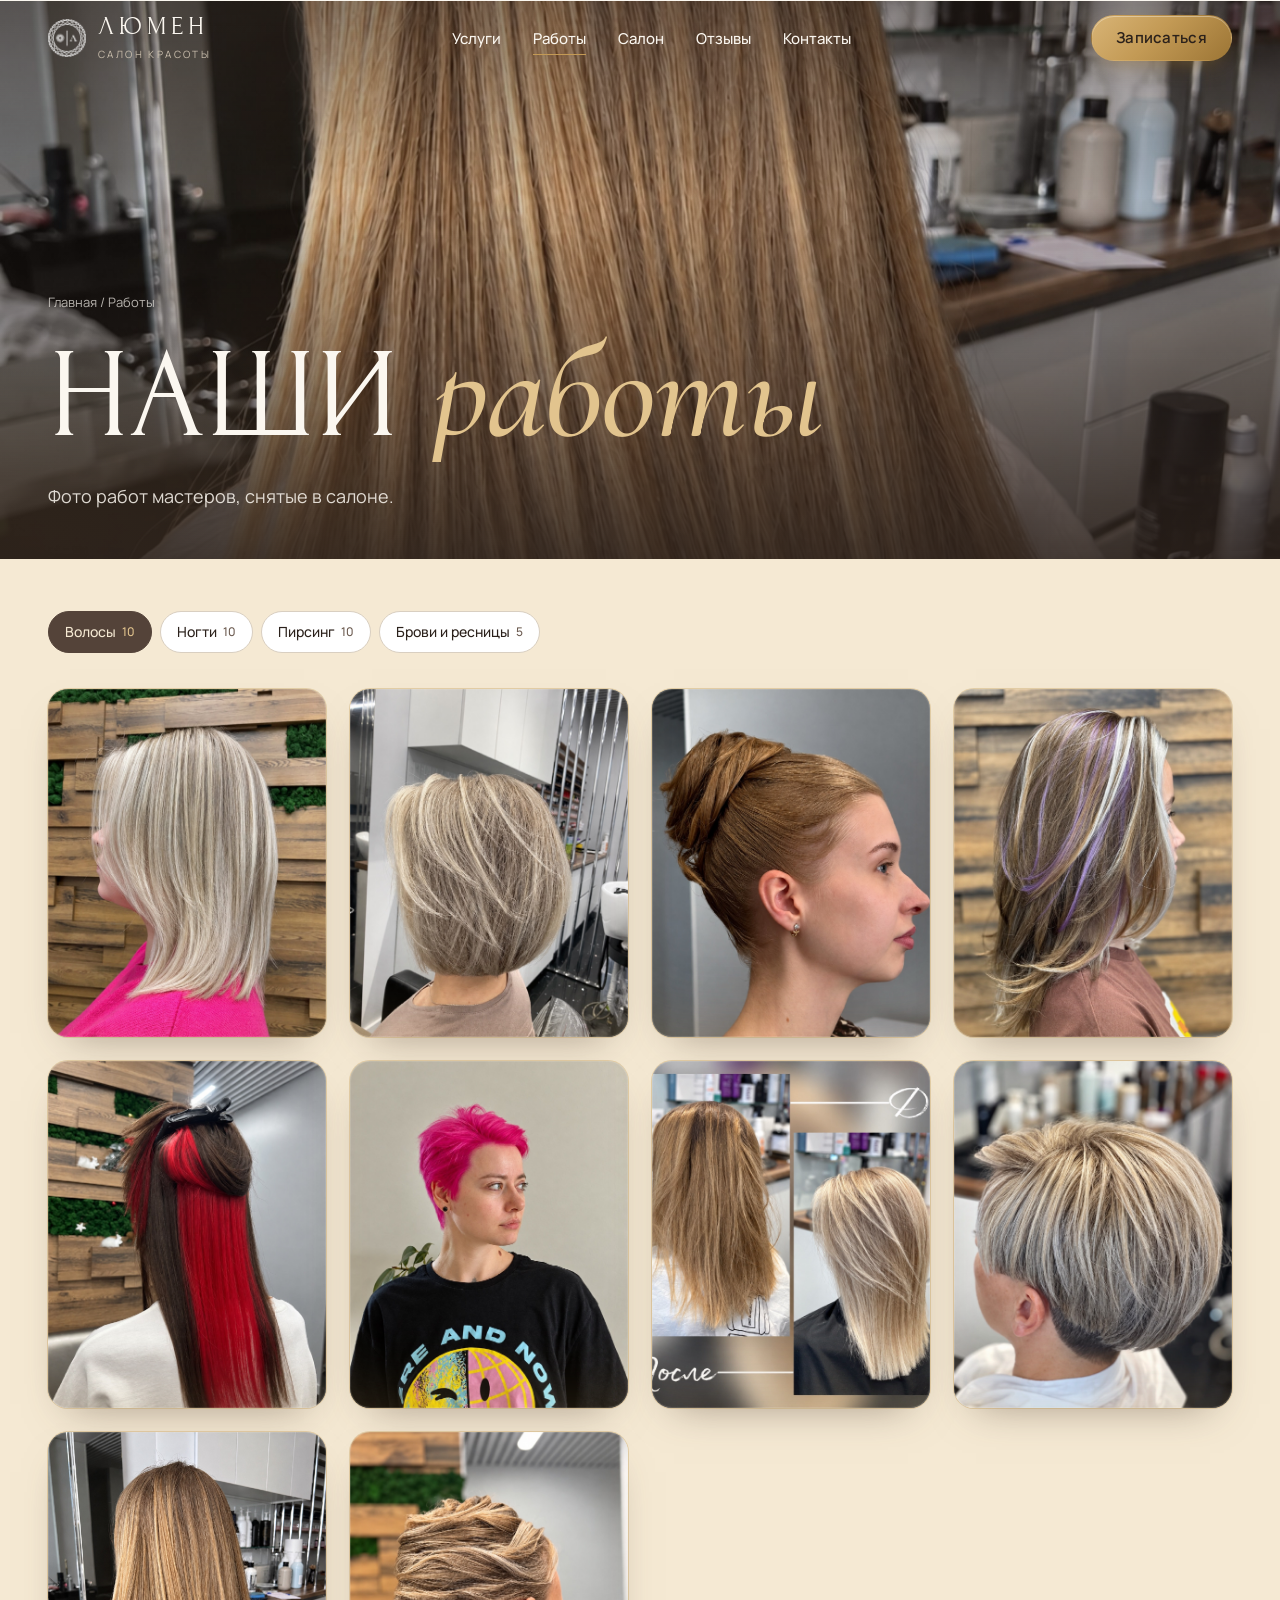
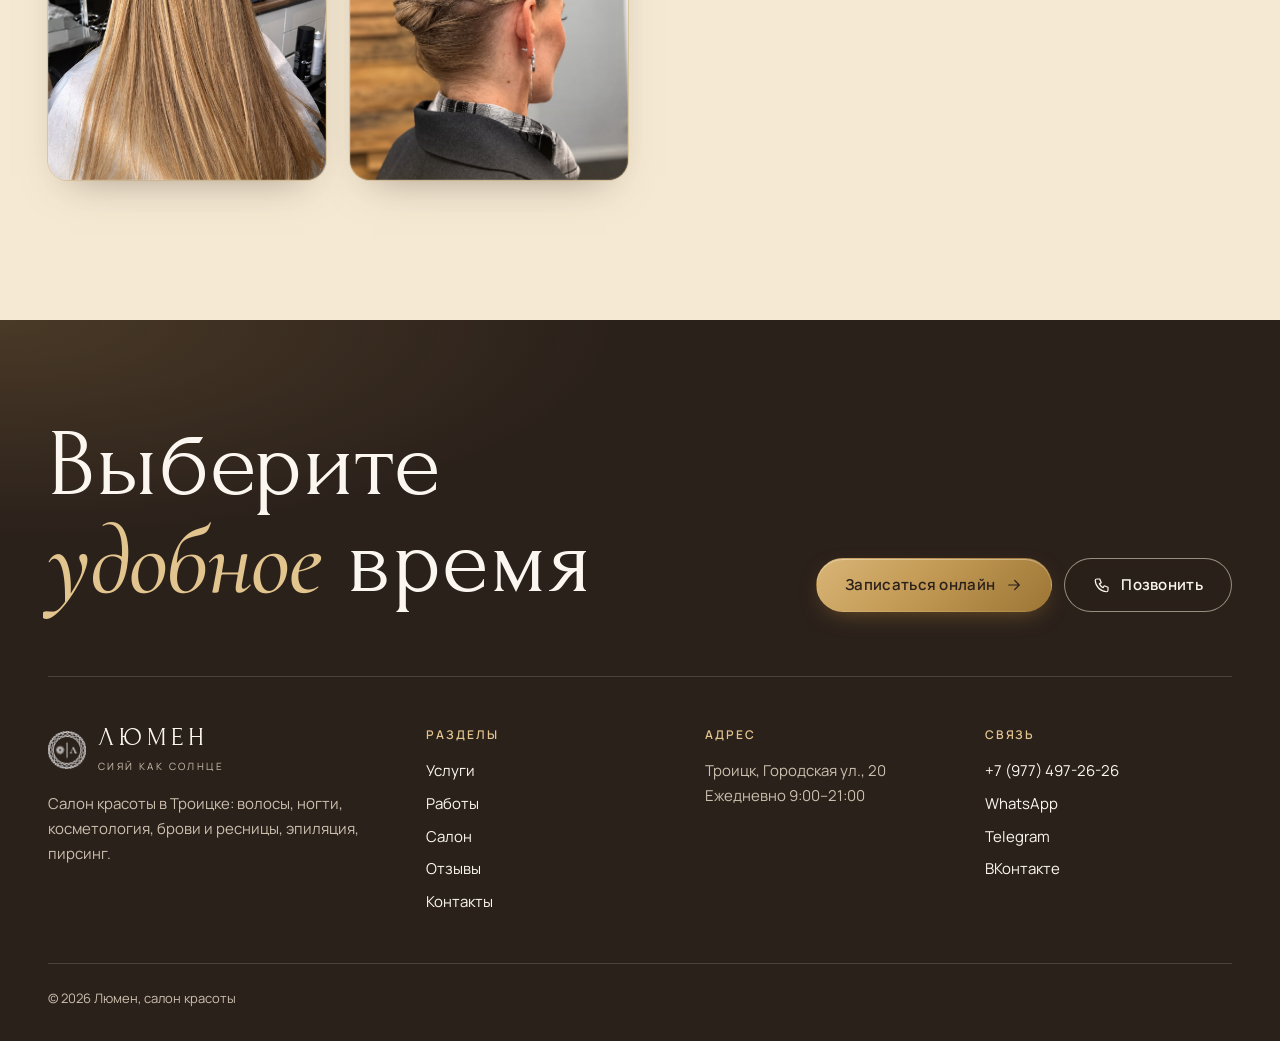
<file: raboty.html>
<!doctype html>
<html lang="ru">
<head>
<meta charset="utf-8">
<meta name="viewport" content="width=device-width, initial-scale=1, viewport-fit=cover">
<title>Работы мастеров · Люмен, Троицк</title>
<meta name="description" content="Фото работ мастеров салона Люмен: окрашивание, стрижки, маникюр, пирсинг, брови и ресницы.">
<meta name="theme-color" content="#3a2e27">
<meta property="og:title" content="Работы мастеров · Люмен, Троицк">
<meta property="og:description" content="Фото работ мастеров салона Люмен: окрашивание, стрижки, маникюр, пирсинг, брови и ресницы.">
<meta property="og:image" content="assets/img/salon/salon-03.jpg">
<link rel="icon" href="assets/img/favicon.png">
<link rel="preconnect" href="https://fonts.googleapis.com">
<link rel="preconnect" href="https://fonts.gstatic.com" crossorigin>
<link href="https://fonts.googleapis.com/css2?family=Cormorant+Garamond:ital,wght@1,500&family=Forum&family=Manrope:wght@400;500;600&display=swap&subset=cyrillic" rel="stylesheet">
<link rel="stylesheet" href="assets/css/site.css">
<script>document.documentElement.classList.add('js')</script>
</head>
<body class="has-hero">
<div class="curtain" aria-hidden="true"><img src="assets/img/mark.png" alt="" width="311" height="312"></div>
<script>try{if(sessionStorage.getItem('lnav')){document.querySelector('.curtain').classList.add('is-enter');sessionStorage.removeItem('lnav')}}catch(e){}</script>
<a class="skip" href="#main">К содержанию</a>
<header class="header">
  <div class="wrap">
    <a class="brand" href="index.html" aria-label="Люмен, на главную">
      <img src="assets/img/mark.png" alt="" width="311" height="312">
      <span><span class="brand__name">ЛЮМЕН</span><span class="brand__sub">салон красоты</span></span>
    </a>
    <nav class="nav" aria-label="Основное меню"><ul><li><a href="uslugi.html">Услуги</a></li><li><a href="raboty.html" aria-current="page">Работы</a></li><li><a href="salon.html">Салон</a></li><li><a href="otzyvy.html">Отзывы</a></li><li><a href="kontakty.html">Контакты</a></li></ul></nav>
    <a class="btn btn--gold header__cta" href="https://n207666.yclients.com/company/207418/personal/menu?o=" target="_blank" rel="noopener">Записаться</a>
    <button class="burger" type="button" aria-expanded="false" aria-controls="menu" aria-label="Открыть меню"><span></span><span></span></button>
  </div>
</header>
<div class="menu" id="menu" aria-hidden="true">
  <nav aria-label="Меню"><ul><li><a href="index.html" style="--i:0">Главная <small>люмен</small></a></li><li><a href="uslugi.html" style="--i:1">Услуги <small>цены</small></a></li><li><a href="raboty.html" style="--i:2" aria-current="page">Работы <small>фото</small></a></li><li><a href="salon.html" style="--i:3">Салон <small>интерьер</small></a></li><li><a href="otzyvy.html" style="--i:4">Отзывы <small>5,0</small></a></li><li><a href="kontakty.html" style="--i:5">Контакты <small>адрес</small></a></li></ul></nav>
  <div class="menu__foot">
    <a class="btn btn--gold" href="https://n207666.yclients.com/company/207418/personal/menu?o=" target="_blank" rel="noopener">Записаться онлайн</a>
    <a href="tel:+79774972626">+7 (977) 497-26-26</a>
    <span>Троицк, Городская ул., 20. Ежедневно 9:00–21:00</span>
  </div>
</div>
<main id="main">

<section class="page-hero">
  <div class="page-hero__media"><img src="assets/img/works/hair-09.jpg" alt="" width="2080" height="2600" decoding="async" data-parallax="0.12" fetchpriority="high"></div>
  <div class="wrap">
    <p class="crumbs"><a href="index.html">Главная</a> / Работы</p>
    <h1 class="h1"><span class="hero__line"><span style="--i:0">Наши <em>работы</em></span></span></h1>
    <p class="lead hero__fade" style="--i:0">Фото работ мастеров, снятые в салоне.</p>
    
  </div>
</section>
<section class="section section--glow" style="padding-top:48px">
  <div class="wrap">
    <div class="tabs" role="tablist" aria-label="Категории работ">
      <button class="chip" role="tab" id="tab-hair" aria-controls="panel-hair" aria-selected="true" tabindex="0">Волосы <small>10</small></button><button class="chip" role="tab" id="tab-nails" aria-controls="panel-nails" aria-selected="false" tabindex="-1">Ногти <small>10</small></button><button class="chip" role="tab" id="tab-piercing" aria-controls="panel-piercing" aria-selected="false" tabindex="-1">Пирсинг <small>10</small></button><button class="chip" role="tab" id="tab-brows" aria-controls="panel-brows" aria-selected="false" tabindex="-1">Брови и ресницы <small>5</small></button>
    </div>
    <div role="tabpanel" id="panel-hair" aria-labelledby="tab-hair"><ul class="gallery"><li style="--i:0"><button class="glow" type="button" aria-label="Открыть фото: Светлое каре"><img src="assets/img/works/hair-01.jpg" alt="Светлое каре" width="1200" height="1600" loading="lazy" decoding="async"></button></li><li style="--i:1"><button class="glow" type="button" aria-label="Открыть фото: Каре после окрашивания"><img src="assets/img/works/hair-02.jpg" alt="Каре после окрашивания" width="1200" height="1600" loading="lazy" decoding="async"></button></li><li style="--i:2"><button class="glow" type="button" aria-label="Открыть фото: Высокая вечерняя причёска"><img src="assets/img/works/hair-03.jpg" alt="Высокая вечерняя причёска" width="1200" height="1600" loading="lazy" decoding="async"></button></li><li style="--i:3"><button class="glow" type="button" aria-label="Открыть фото: Мелирование на средние волосы"><img src="assets/img/works/hair-04.jpg" alt="Мелирование на средние волосы" width="1200" height="1600" loading="lazy" decoding="async"></button></li><li style="--i:4"><button class="glow" type="button" aria-label="Открыть фото: Скрытое окрашивание в красный"><img src="assets/img/works/hair-05.jpg" alt="Скрытое окрашивание в красный" width="1200" height="1600" loading="lazy" decoding="async"></button></li><li style="--i:5"><button class="glow" type="button" aria-label="Открыть фото: Короткая стрижка с ярким окрашиванием"><img src="assets/img/works/hair-06.jpg" alt="Короткая стрижка с ярким окрашиванием" width="1200" height="1600" loading="lazy" decoding="async"></button></li><li style="--i:6"><button class="glow" type="button" aria-label="Открыть фото: Осветление: до и после"><img src="assets/img/works/hair-07.jpg" alt="Осветление: до и после" width="1600" height="1600" loading="lazy" decoding="async"></button></li><li style="--i:7"><button class="glow" type="button" aria-label="Открыть фото: Короткая стрижка, пепельный блонд"><img src="assets/img/works/hair-08.jpg" alt="Короткая стрижка, пепельный блонд" width="1200" height="1600" loading="lazy" decoding="async"></button></li><li style="--i:8"><button class="glow" type="button" aria-label="Открыть фото: Длинные волосы после тонирования"><img src="assets/img/works/hair-09.jpg" alt="Длинные волосы после тонирования" width="2080" height="2600" loading="lazy" decoding="async"></button></li><li style="--i:9"><button class="glow" type="button" aria-label="Открыть фото: Собранная причёска"><img src="assets/img/works/hair-10.jpg" alt="Собранная причёска" width="1200" height="1600" loading="lazy" decoding="async"></button></li></ul></div>
    <div role="tabpanel" id="panel-nails" aria-labelledby="tab-nails" hidden><ul class="gallery"><li style="--i:0"><button class="glow" type="button" aria-label="Открыть фото: Нюдовый маникюр"><img src="assets/img/works/nails-01.jpg" alt="Нюдовый маникюр" width="2103" height="2600" loading="lazy" decoding="async"></button></li><li style="--i:1"><button class="glow" type="button" aria-label="Открыть фото: Красный маникюр с рисунком"><img src="assets/img/works/nails-02.jpg" alt="Красный маникюр с рисунком" width="1200" height="1600" loading="lazy" decoding="async"></button></li><li style="--i:2"><button class="glow" type="button" aria-label="Открыть фото: Маникюр с синей росписью"><img src="assets/img/works/nails-03.jpg" alt="Маникюр с синей росписью" width="1600" height="1200" loading="lazy" decoding="async"></button></li><li style="--i:3"><button class="glow" type="button" aria-label="Открыть фото: Маникюр с цветочной росписью"><img src="assets/img/works/nails-04.jpg" alt="Маникюр с цветочной росписью" width="1200" height="1600" loading="lazy" decoding="async"></button></li><li style="--i:4"><button class="glow" type="button" aria-label="Открыть фото: Розовый френч"><img src="assets/img/works/nails-05.jpg" alt="Розовый френч" width="1200" height="1600" loading="lazy" decoding="async"></button></li><li style="--i:5"><button class="glow" type="button" aria-label="Открыть фото: Маникюр с блёстками"><img src="assets/img/works/nails-06.jpg" alt="Маникюр с блёстками" width="1600" height="1200" loading="lazy" decoding="async"></button></li><li style="--i:6"><button class="glow" type="button" aria-label="Открыть фото: Маникюр в горошек"><img src="assets/img/works/nails-07.jpg" alt="Маникюр в горошек" width="1296" height="1600" loading="lazy" decoding="async"></button></li><li style="--i:7"><button class="glow" type="button" aria-label="Открыть фото: Бордовый маникюр"><img src="assets/img/works/nails-08.jpg" alt="Бордовый маникюр" width="1486" height="1600" loading="lazy" decoding="async"></button></li><li style="--i:8"><button class="glow" type="button" aria-label="Открыть фото: Оливковый маникюр"><img src="assets/img/works/nails-09.jpg" alt="Оливковый маникюр" width="1200" height="1600" loading="lazy" decoding="async"></button></li><li style="--i:9"><button class="glow" type="button" aria-label="Открыть фото: Педикюр, тёмно-зелёный лак"><img src="assets/img/works/nails-10.jpg" alt="Педикюр, тёмно-зелёный лак" width="1600" height="1600" loading="lazy" decoding="async"></button></li></ul></div>
    <div role="tabpanel" id="panel-piercing" aria-labelledby="tab-piercing" hidden><ul class="gallery"><li style="--i:0"><button class="glow" type="button" aria-label="Открыть фото: Проколы в хрящике и мочке"><img src="assets/img/works/piercing-01.jpg" alt="Проколы в хрящике и мочке" width="1200" height="1600" loading="lazy" decoding="async"></button></li><li style="--i:1"><button class="glow" type="button" aria-label="Открыть фото: Несколько проколов в ухе"><img src="assets/img/works/piercing-02.jpg" alt="Несколько проколов в ухе" width="1200" height="1600" loading="lazy" decoding="async"></button></li><li style="--i:2"><button class="glow" type="button" aria-label="Открыть фото: Хеликс и мочка"><img src="assets/img/works/piercing-03.jpg" alt="Хеликс и мочка" width="1200" height="1600" loading="lazy" decoding="async"></button></li><li style="--i:3"><button class="glow" type="button" aria-label="Открыть фото: Проколы по краю уха"><img src="assets/img/works/piercing-04.jpg" alt="Проколы по краю уха" width="1200" height="1600" loading="lazy" decoding="async"></button></li><li style="--i:4"><button class="glow" type="button" aria-label="Открыть фото: Прокол конча"><img src="assets/img/works/piercing-05.jpg" alt="Прокол конча" width="1200" height="1600" loading="lazy" decoding="async"></button></li><li style="--i:5"><button class="glow" type="button" aria-label="Открыть фото: Хеликс и две мочки"><img src="assets/img/works/piercing-06.jpg" alt="Хеликс и две мочки" width="1200" height="1600" loading="lazy" decoding="async"></button></li><li style="--i:6"><button class="glow" type="button" aria-label="Открыть фото: Серьги в мочке"><img src="assets/img/works/piercing-07.jpg" alt="Серьги в мочке" width="1600" height="1200" loading="lazy" decoding="async"></button></li><li style="--i:7"><button class="glow" type="button" aria-label="Открыть фото: Серьги-гвоздики в мочке"><img src="assets/img/works/piercing-08.jpg" alt="Серьги-гвоздики в мочке" width="1200" height="1600" loading="lazy" decoding="async"></button></li><li style="--i:8"><button class="glow" type="button" aria-label="Открыть фото: Две серьги в мочке"><img src="assets/img/works/piercing-09.jpg" alt="Две серьги в мочке" width="1200" height="1600" loading="lazy" decoding="async"></button></li><li style="--i:9"><button class="glow" type="button" aria-label="Открыть фото: Несколько проколов с серьгами"><img src="assets/img/works/piercing-10.jpg" alt="Несколько проколов с серьгами" width="1200" height="1600" loading="lazy" decoding="async"></button></li></ul></div>
    <div role="tabpanel" id="panel-brows" aria-labelledby="tab-brows" hidden><ul class="gallery"><li style="--i:0"><button class="glow" type="button" aria-label="Открыть фото: Ресницы: до и после ламинирования"><img src="assets/img/works/brows-01.jpg" alt="Ресницы: до и после ламинирования" width="1510" height="1600" loading="lazy" decoding="async"></button></li><li style="--i:1"><button class="glow" type="button" aria-label="Открыть фото: Ламинирование ресниц в процессе"><img src="assets/img/works/brows-02.jpg" alt="Ламинирование ресниц в процессе" width="1200" height="1600" loading="lazy" decoding="async"></button></li><li style="--i:2"><button class="glow" type="button" aria-label="Открыть фото: Брови: до и после"><img src="assets/img/works/brows-03.jpg" alt="Брови: до и после" width="1600" height="1600" loading="lazy" decoding="async"></button></li><li style="--i:3"><button class="glow" type="button" aria-label="Открыть фото: Ресницы после ламинирования"><img src="assets/img/works/brows-04.jpg" alt="Ресницы после ламинирования" width="1600" height="1518" loading="lazy" decoding="async"></button></li><li style="--i:4"><button class="glow" type="button" aria-label="Открыть фото: Брови после оформления"><img src="assets/img/works/brows-05.jpg" alt="Брови после оформления" width="1302" height="1600" loading="lazy" decoding="async"></button></li></ul></div>
  </div>
</section>
<dialog class="lightbox" aria-label="Просмотр фото">
  <img class="lightbox__img" alt="">
  <button class="lightbox__btn lightbox__close" type="button" aria-label="Закрыть"><svg viewBox="0 0 24 24" fill="none" stroke="currentColor" stroke-width="1.6" stroke-linecap="round" aria-hidden="true"><path d="M6 6l12 12M18 6L6 18"/></svg></button>
  <button class="lightbox__btn lightbox__prev" type="button" aria-label="Предыдущее фото"><svg viewBox="0 0 24 24" fill="none" stroke="currentColor" stroke-width="1.6" stroke-linecap="round" stroke-linejoin="round" aria-hidden="true"><path d="M15 6l-6 6 6 6"/></svg></button>
  <button class="lightbox__btn lightbox__next" type="button" aria-label="Следующее фото"><svg viewBox="0 0 24 24" fill="none" stroke="currentColor" stroke-width="1.6" stroke-linecap="round" stroke-linejoin="round" aria-hidden="true"><path d="M9 6l6 6-6 6"/></svg></button>
  <span class="lightbox__count" aria-live="polite"></span>
</dialog>
</main>
<footer class="footer">
  <div class="wrap">
    <div class="footer__cta">
      <h2 class="h2" data-split>Выберите <em>удобное</em> время</h2>
      <div class="footer__actions" data-reveal style="--i:1">
        <a class="btn btn--gold" href="https://n207666.yclients.com/company/207418/personal/menu?o=" target="_blank" rel="noopener">Записаться онлайн <svg viewBox="0 0 24 24" fill="none" stroke="currentColor" stroke-width="1.6" stroke-linecap="round" stroke-linejoin="round" aria-hidden="true"><path d="M5 12h14M13 6l6 6-6 6"/></svg></a>
        <a class="btn btn--glass" href="tel:+79774972626"><svg viewBox="0 0 24 24" fill="none" stroke="currentColor" stroke-width="1.6" stroke-linecap="round" stroke-linejoin="round" aria-hidden="true"><path d="M5 4h4l2 5-2.5 1.5a11 11 0 0 0 5 5L15 13l5 2v4a2 2 0 0 1-2 2A16 16 0 0 1 3 6a2 2 0 0 1 2-2"/></svg> Позвонить</a>
      </div>
    </div>
    <div class="footer__grid">
      <div class="footer__brand">
        <a class="brand" href="index.html" aria-label="Люмен, на главную">
          <img src="assets/img/mark.png" alt="" width="311" height="312" loading="lazy">
          <span><span class="brand__name">ЛЮМЕН</span><span class="brand__sub">сияй как солнце</span></span>
        </a>
        <p>Салон красоты в Троицке: волосы, ногти, косметология, брови и ресницы, эпиляция, пирсинг.</p>
      </div>
      <div><h3>Разделы</h3><ul><li><a href="uslugi.html">Услуги</a></li><li><a href="raboty.html">Работы</a></li><li><a href="salon.html">Салон</a></li><li><a href="otzyvy.html">Отзывы</a></li><li><a href="kontakty.html">Контакты</a></li></ul></div>
      <div><h3>Адрес</h3><p>Троицк, Городская ул., 20<br>Ежедневно <span class="nowrap">9:00–21:00</span></p></div>
      <div><h3>Связь</h3><ul><li><a href="tel:+79774972626">+7 (977) 497-26-26</a></li><li><a href="https://wa.me/79774972626" target="_blank" rel="noopener">WhatsApp</a></li><li><a href="https://t.me/salonSundex" target="_blank" rel="noopener">Telegram</a></li><li><a href="https://vk.ru/Lumensalon" target="_blank" rel="noopener">ВКонтакте</a></li></ul></div>
    </div>
    <div class="footer__bottom">© 2026 Люмен, салон красоты</div>
  </div>
</footer>
<div class="booking-bar">
  <a class="btn btn--gold" href="https://n207666.yclients.com/company/207418/personal/menu?o=" target="_blank" rel="noopener">Записаться онлайн</a>
  <a class="call" href="tel:+79774972626" aria-label="Позвонить +7 (977) 497-26-26"><svg viewBox="0 0 24 24" fill="none" stroke="currentColor" stroke-width="1.6" stroke-linecap="round" stroke-linejoin="round" aria-hidden="true"><path d="M5 4h4l2 5-2.5 1.5a11 11 0 0 0 5 5L15 13l5 2v4a2 2 0 0 1-2 2A16 16 0 0 1 3 6a2 2 0 0 1 2-2"/></svg></a>
</div>
<script src="assets/js/site.js" defer></script>
<script src="assets/js/scroll-fx.js" defer></script>
<script>
(function () {
  var tabs = [].slice.call(document.querySelectorAll('[role=tab]'));
  function select(tab) {
    tabs.forEach(function (t) {
      var on = t === tab;
      t.setAttribute('aria-selected', on); t.tabIndex = on ? 0 : -1;
      document.getElementById(t.getAttribute('aria-controls')).hidden = !on;
    });
  }
  tabs.forEach(function (t, i) {
    t.addEventListener('click', function () { select(t); });
    t.addEventListener('keydown', function (e) {
      var d = e.key === 'ArrowRight' ? 1 : e.key === 'ArrowLeft' ? -1 : 0;
      if (!d) return;
      var n = tabs[(i + d + tabs.length) % tabs.length]; n.focus(); select(n);
    });
  });
  var box = document.querySelector('.lightbox'), big = box.querySelector('.lightbox__img'), cnt = box.querySelector('.lightbox__count');
  var list = [], pos = 0, opener;
  function show(i) {
    pos = (i + list.length) % list.length;
    var im = list[pos];
    big.src = im.src; big.alt = im.alt;
    big.style.animation = 'none'; big.offsetHeight; big.style.animation = '';
    cnt.textContent = (pos + 1) + ' из ' + list.length;
  }
  document.querySelectorAll('.gallery button').forEach(function (b) {
    b.addEventListener('click', function () {
      opener = b;
      list = [].slice.call(b.closest('.gallery').querySelectorAll('img'));
      show(list.indexOf(b.querySelector('img')));
      box.showModal();
    });
  });
  box.querySelector('.lightbox__close').addEventListener('click', function () { box.close(); });
  box.querySelector('.lightbox__prev').addEventListener('click', function () { show(pos - 1); });
  box.querySelector('.lightbox__next').addEventListener('click', function () { show(pos + 1); });
  box.addEventListener('click', function (e) { if (e.target === box) box.close(); });
  box.addEventListener('keydown', function (e) { if (e.key === 'ArrowRight') show(pos + 1); if (e.key === 'ArrowLeft') show(pos - 1); });
  box.addEventListener('close', function () { opener && opener.focus(); });
  var sx = 0;
  box.addEventListener('touchstart', function (e) { sx = e.touches[0].clientX; }, { passive: true });
  box.addEventListener('touchend', function (e) { var dx = e.changedTouches[0].clientX - sx; if (Math.abs(dx) > 50) show(pos + (dx < 0 ? 1 : -1)); });
})();
</script>
</body>
</html>
</file>
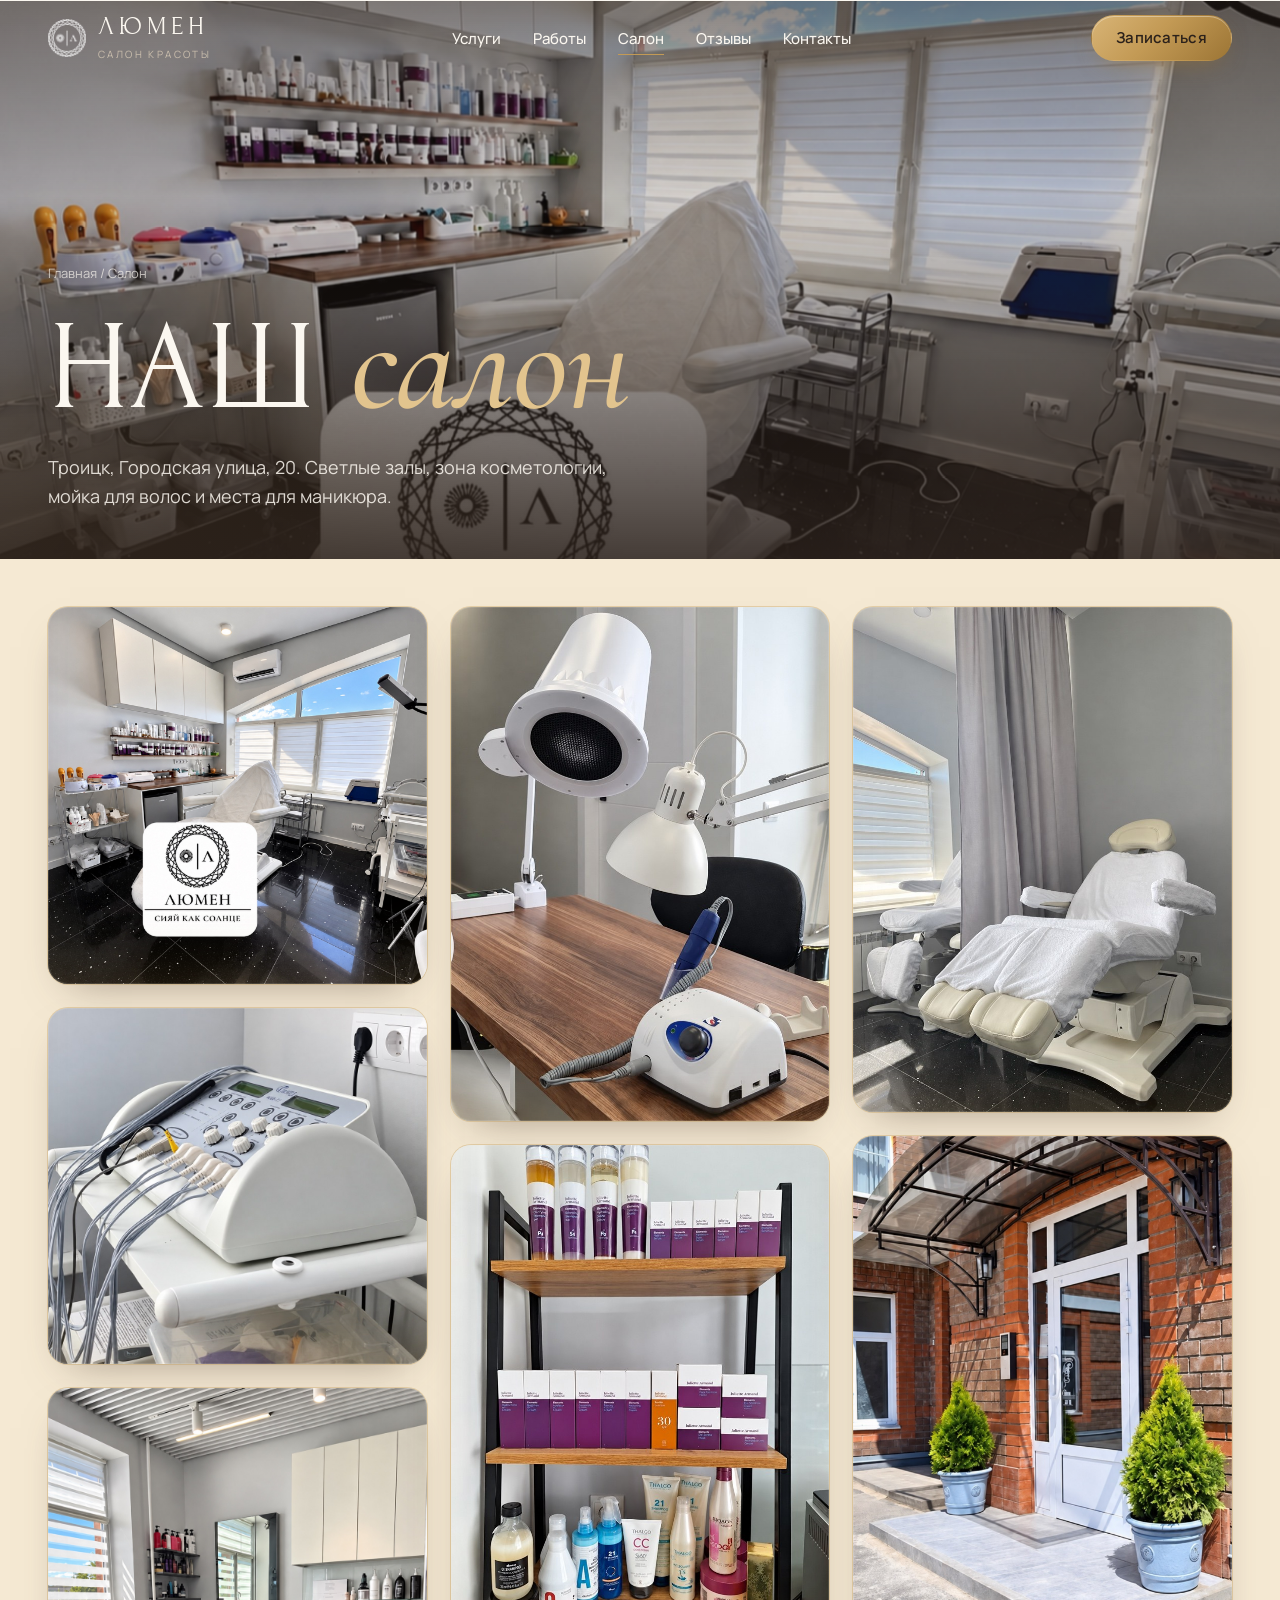
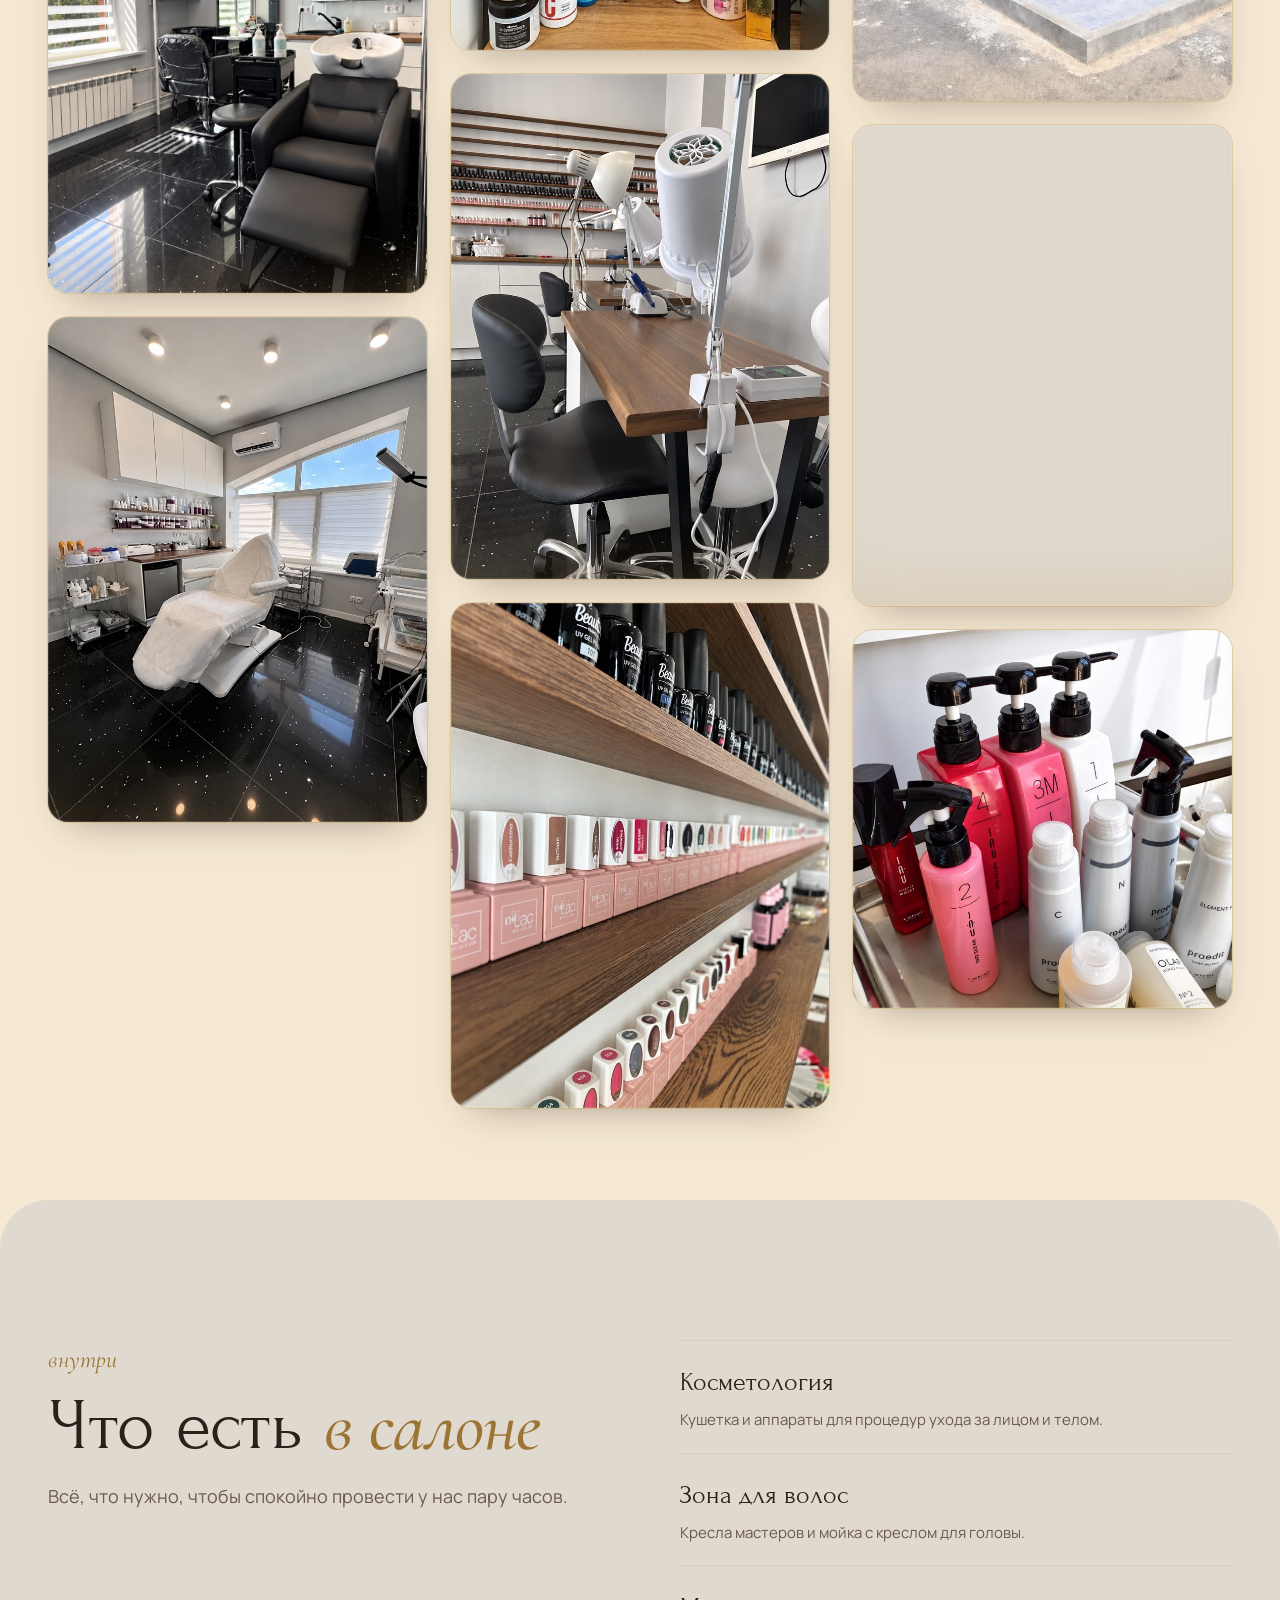
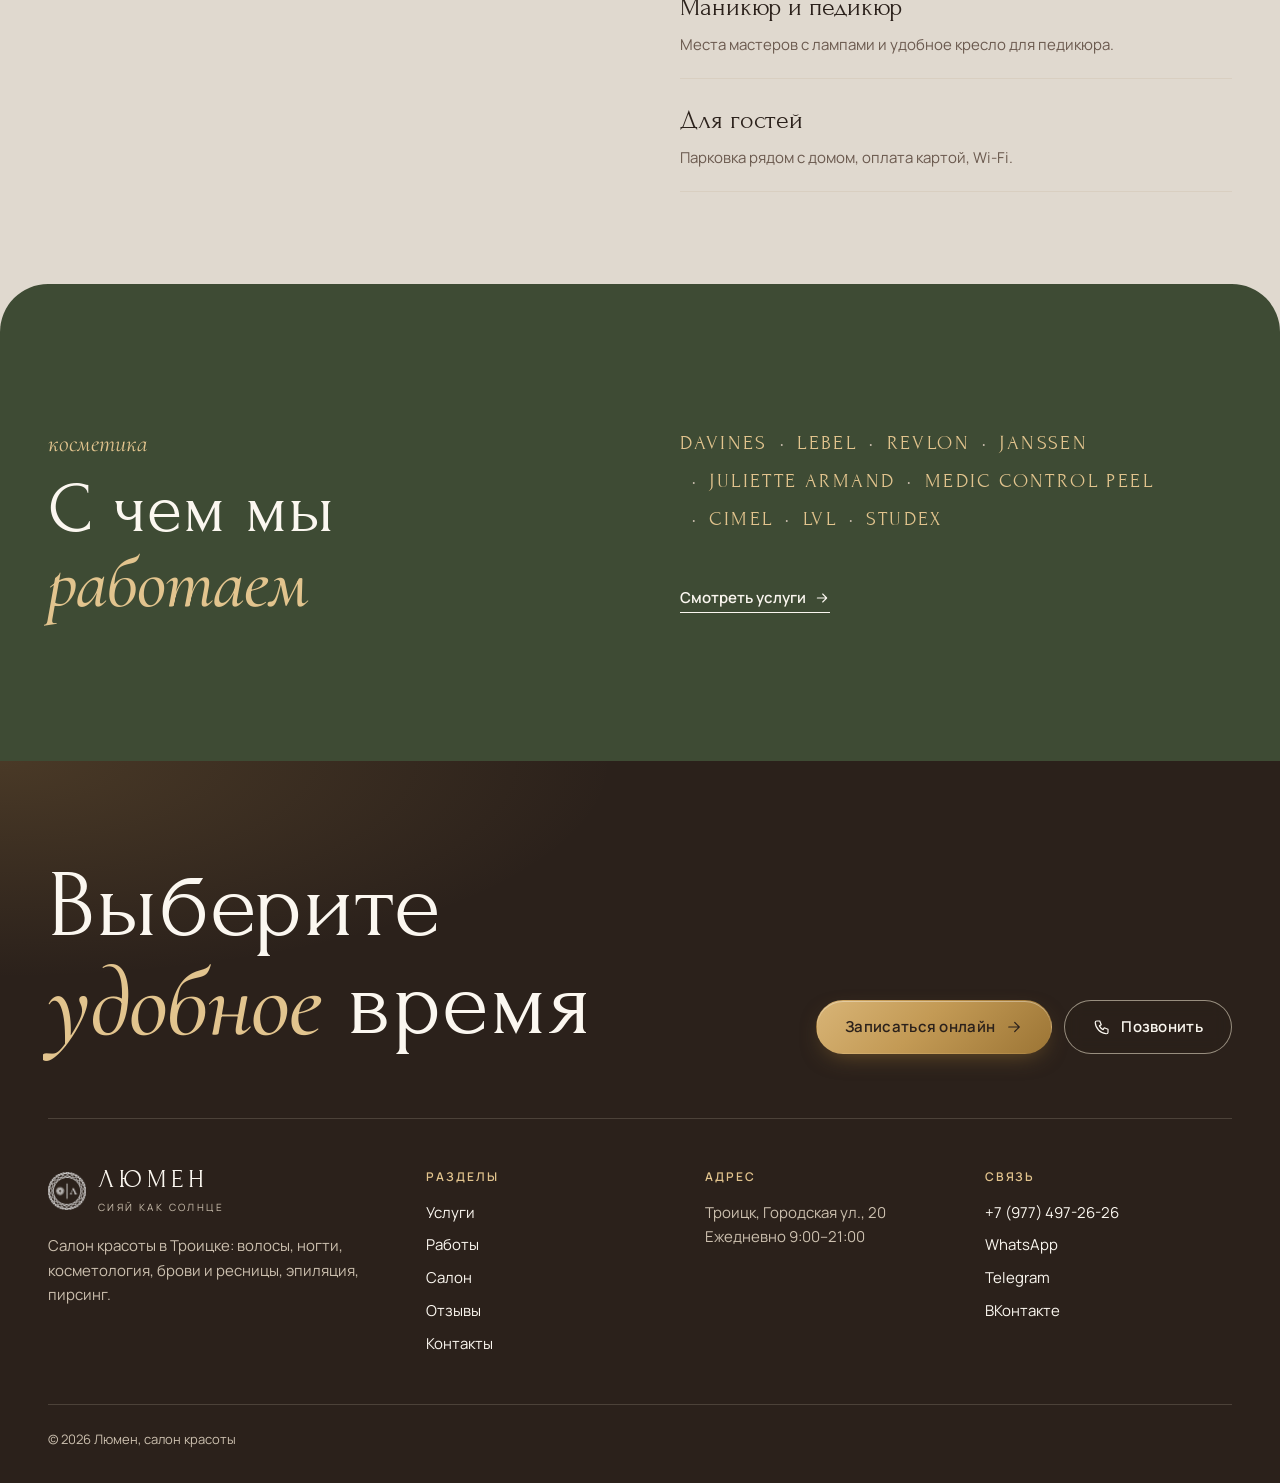
<file: salon.html>
<!doctype html>
<html lang="ru">
<head>
<meta charset="utf-8">
<meta name="viewport" content="width=device-width, initial-scale=1, viewport-fit=cover">
<title>Салон · Люмен, Троицк</title>
<meta name="description" content="Как выглядит салон Люмен на Городской улице, 20 в Троицке.">
<meta name="theme-color" content="#3a2e27">
<meta property="og:title" content="Салон · Люмен, Троицк">
<meta property="og:description" content="Как выглядит салон Люмен на Городской улице, 20 в Троицке.">
<meta property="og:image" content="assets/img/salon/salon-03.jpg">
<link rel="icon" href="assets/img/favicon.png">
<link rel="preconnect" href="https://fonts.googleapis.com">
<link rel="preconnect" href="https://fonts.gstatic.com" crossorigin>
<link href="https://fonts.googleapis.com/css2?family=Cormorant+Garamond:ital,wght@1,500&family=Forum&family=Manrope:wght@400;500;600&display=swap&subset=cyrillic" rel="stylesheet">
<link rel="stylesheet" href="assets/css/site.css">
<script>document.documentElement.classList.add('js')</script>
</head>
<body class="has-hero">
<div class="curtain" aria-hidden="true"><img src="assets/img/mark.png" alt="" width="311" height="312"></div>
<script>try{if(sessionStorage.getItem('lnav')){document.querySelector('.curtain').classList.add('is-enter');sessionStorage.removeItem('lnav')}}catch(e){}</script>
<a class="skip" href="#main">К содержанию</a>
<header class="header">
  <div class="wrap">
    <a class="brand" href="index.html" aria-label="Люмен, на главную">
      <img src="assets/img/mark.png" alt="" width="311" height="312">
      <span><span class="brand__name">ЛЮМЕН</span><span class="brand__sub">салон красоты</span></span>
    </a>
    <nav class="nav" aria-label="Основное меню"><ul><li><a href="uslugi.html">Услуги</a></li><li><a href="raboty.html">Работы</a></li><li><a href="salon.html" aria-current="page">Салон</a></li><li><a href="otzyvy.html">Отзывы</a></li><li><a href="kontakty.html">Контакты</a></li></ul></nav>
    <a class="btn btn--gold header__cta" href="https://n207666.yclients.com/company/207418/personal/menu?o=" target="_blank" rel="noopener">Записаться</a>
    <button class="burger" type="button" aria-expanded="false" aria-controls="menu" aria-label="Открыть меню"><span></span><span></span></button>
  </div>
</header>
<div class="menu" id="menu" aria-hidden="true">
  <nav aria-label="Меню"><ul><li><a href="index.html" style="--i:0">Главная <small>люмен</small></a></li><li><a href="uslugi.html" style="--i:1">Услуги <small>цены</small></a></li><li><a href="raboty.html" style="--i:2">Работы <small>фото</small></a></li><li><a href="salon.html" style="--i:3" aria-current="page">Салон <small>интерьер</small></a></li><li><a href="otzyvy.html" style="--i:4">Отзывы <small>5,0</small></a></li><li><a href="kontakty.html" style="--i:5">Контакты <small>адрес</small></a></li></ul></nav>
  <div class="menu__foot">
    <a class="btn btn--gold" href="https://n207666.yclients.com/company/207418/personal/menu?o=" target="_blank" rel="noopener">Записаться онлайн</a>
    <a href="tel:+79774972626">+7 (977) 497-26-26</a>
    <span>Троицк, Городская ул., 20. Ежедневно 9:00–21:00</span>
  </div>
</div>
<main id="main">

<section class="page-hero">
  <div class="page-hero__media"><img src="assets/img/salon/salon-01.jpg" alt="" width="2600" height="2592" decoding="async" data-parallax="0.12" fetchpriority="high"></div>
  <div class="wrap">
    <p class="crumbs"><a href="index.html">Главная</a> / Салон</p>
    <h1 class="h1"><span class="hero__line"><span style="--i:0">Наш <em>салон</em></span></span></h1>
    <p class="lead hero__fade" style="--i:0">Троицк, Городская улица, 20. Светлые залы, зона косметологии, мойка для волос и места для маникюра.</p>
    
  </div>
</section>
<section class="section section--glow" style="padding-top:48px">
  <div class="wrap masonry">
    <div class="glow" data-reveal style="--i:0"><img src="assets/img/salon/salon-01.jpg" alt="Косметологическая зона с логотипом Люмен" width="2600" height="2592" loading="lazy" decoding="async"></div>
    <div class="glow" data-reveal style="--i:1"><img src="assets/img/salon/salon-02.jpg" alt="Аппарат для микротоковой терапии" width="1000" height="940" loading="lazy" decoding="async"></div>
    <div class="glow" data-reveal style="--i:2"><img src="assets/img/salon/salon-03.jpg" alt="Мойка для волос с креслом" width="1950" height="2600" loading="lazy" decoding="async"></div>
    <div class="glow" data-reveal style="--i:0"><img src="assets/img/salon/salon-04.jpg" alt="Косметологическая зона" width="750" height="1000" loading="lazy" decoding="async"></div>
    <div class="glow" data-reveal style="--i:1"><img src="assets/img/salon/salon-05.jpg" alt="Место мастера маникюра с лампой" width="736" height="1000" loading="lazy" decoding="async"></div>
    <div class="glow" data-reveal style="--i:2"><img src="assets/img/salon/salon-06.jpg" alt="Стеллаж с уходовой косметикой" width="750" height="1000" loading="lazy" decoding="async"></div>
    <div class="glow" data-reveal style="--i:0"><img src="assets/img/salon/salon-07.jpg" alt="Столы для маникюра" width="750" height="1000" loading="lazy" decoding="async"></div>
    <div class="glow" data-reveal style="--i:1"><img src="assets/img/salon/salon-08.jpg" alt="Полки с лаками" width="750" height="1000" loading="lazy" decoding="async"></div>
    <div class="glow" data-reveal style="--i:2"><img src="assets/img/salon/salon-09.jpg" alt="Кресло для процедур" width="750" height="1000" loading="lazy" decoding="async"></div>
    <div class="glow" data-reveal style="--i:0"><img src="assets/img/salon/salon-10.jpg" alt="Вход в салон с улицы" width="1272" height="1898" loading="lazy" decoding="async"></div>
    <div class="glow" data-reveal style="--i:1"><img src="assets/img/salon/salon-11.jpg" alt="Расходные материалы в стеклянных банках" width="1260" height="1600" loading="lazy" decoding="async"></div>
    <div class="glow" data-reveal style="--i:2"><img src="assets/img/salon/salon-12.jpg" alt="Профессиональная косметика для волос" width="1500" height="1500" loading="lazy" decoding="async"></div>
  </div>
</section>
<section class="section section--oat">
  <div class="wrap two-col">
    <div data-reveal>
      <p class="kicker">внутри</p>
      <h2 class="h2" data-split>Что есть <em>в салоне</em></h2>
      <p class="lead" style="margin-top:18px">Всё, что нужно, чтобы спокойно провести у нас пару часов.</p>
    </div>
    <ul class="feature-list" data-reveal style="--i:1">
      <li><b>Косметология</b><span>Кушетка и аппараты для процедур ухода за лицом и телом.</span></li>
      <li><b>Зона для волос</b><span>Кресла мастеров и мойка с креслом для головы.</span></li>
      <li><b>Маникюр и педикюр</b><span>Места мастеров с лампами и удобное кресло для педикюра.</span></li>
      <li><b>Для гостей</b><span>Парковка рядом с домом, оплата картой, Wi‑Fi.</span></li>
    </ul>
  </div>
</section>
<section class="section section--moss">
  <div class="wrap two-col">
    <div data-reveal><p class="kicker">косметика</p><h2 class="h2" data-split>С чем мы <em>работаем</em></h2></div>
    <div data-reveal style="--i:1">
      <p class="brands" style="margin-top:0;font-size:20px"><span>DAVINES</span><span>LEBEL</span><span>REVLON</span><span>JANSSEN</span><span>JULIETTE ARMAND</span><span>MEDIC CONTROL PEEL</span><span>CIMEL</span><span>LVL</span><span>STUDEX</span></p>
      <a class="link-arrow" href="uslugi.html" style="margin-top:28px">Смотреть услуги <svg viewBox="0 0 24 24" fill="none" stroke="currentColor" stroke-width="1.6" stroke-linecap="round" stroke-linejoin="round" aria-hidden="true"><path d="M5 12h14M13 6l6 6-6 6"/></svg></a>
    </div>
  </div>
</section>
</main>
<footer class="footer">
  <div class="wrap">
    <div class="footer__cta">
      <h2 class="h2" data-split>Выберите <em>удобное</em> время</h2>
      <div class="footer__actions" data-reveal style="--i:1">
        <a class="btn btn--gold" href="https://n207666.yclients.com/company/207418/personal/menu?o=" target="_blank" rel="noopener">Записаться онлайн <svg viewBox="0 0 24 24" fill="none" stroke="currentColor" stroke-width="1.6" stroke-linecap="round" stroke-linejoin="round" aria-hidden="true"><path d="M5 12h14M13 6l6 6-6 6"/></svg></a>
        <a class="btn btn--glass" href="tel:+79774972626"><svg viewBox="0 0 24 24" fill="none" stroke="currentColor" stroke-width="1.6" stroke-linecap="round" stroke-linejoin="round" aria-hidden="true"><path d="M5 4h4l2 5-2.5 1.5a11 11 0 0 0 5 5L15 13l5 2v4a2 2 0 0 1-2 2A16 16 0 0 1 3 6a2 2 0 0 1 2-2"/></svg> Позвонить</a>
      </div>
    </div>
    <div class="footer__grid">
      <div class="footer__brand">
        <a class="brand" href="index.html" aria-label="Люмен, на главную">
          <img src="assets/img/mark.png" alt="" width="311" height="312" loading="lazy">
          <span><span class="brand__name">ЛЮМЕН</span><span class="brand__sub">сияй как солнце</span></span>
        </a>
        <p>Салон красоты в Троицке: волосы, ногти, косметология, брови и ресницы, эпиляция, пирсинг.</p>
      </div>
      <div><h3>Разделы</h3><ul><li><a href="uslugi.html">Услуги</a></li><li><a href="raboty.html">Работы</a></li><li><a href="salon.html">Салон</a></li><li><a href="otzyvy.html">Отзывы</a></li><li><a href="kontakty.html">Контакты</a></li></ul></div>
      <div><h3>Адрес</h3><p>Троицк, Городская ул., 20<br>Ежедневно <span class="nowrap">9:00–21:00</span></p></div>
      <div><h3>Связь</h3><ul><li><a href="tel:+79774972626">+7 (977) 497-26-26</a></li><li><a href="https://wa.me/79774972626" target="_blank" rel="noopener">WhatsApp</a></li><li><a href="https://t.me/salonSundex" target="_blank" rel="noopener">Telegram</a></li><li><a href="https://vk.ru/Lumensalon" target="_blank" rel="noopener">ВКонтакте</a></li></ul></div>
    </div>
    <div class="footer__bottom">© 2026 Люмен, салон красоты</div>
  </div>
</footer>
<div class="booking-bar">
  <a class="btn btn--gold" href="https://n207666.yclients.com/company/207418/personal/menu?o=" target="_blank" rel="noopener">Записаться онлайн</a>
  <a class="call" href="tel:+79774972626" aria-label="Позвонить +7 (977) 497-26-26"><svg viewBox="0 0 24 24" fill="none" stroke="currentColor" stroke-width="1.6" stroke-linecap="round" stroke-linejoin="round" aria-hidden="true"><path d="M5 4h4l2 5-2.5 1.5a11 11 0 0 0 5 5L15 13l5 2v4a2 2 0 0 1-2 2A16 16 0 0 1 3 6a2 2 0 0 1 2-2"/></svg></a>
</div>
<script src="assets/js/site.js" defer></script>
<script src="assets/js/scroll-fx.js" defer></script>

</body>
</html>
</file>
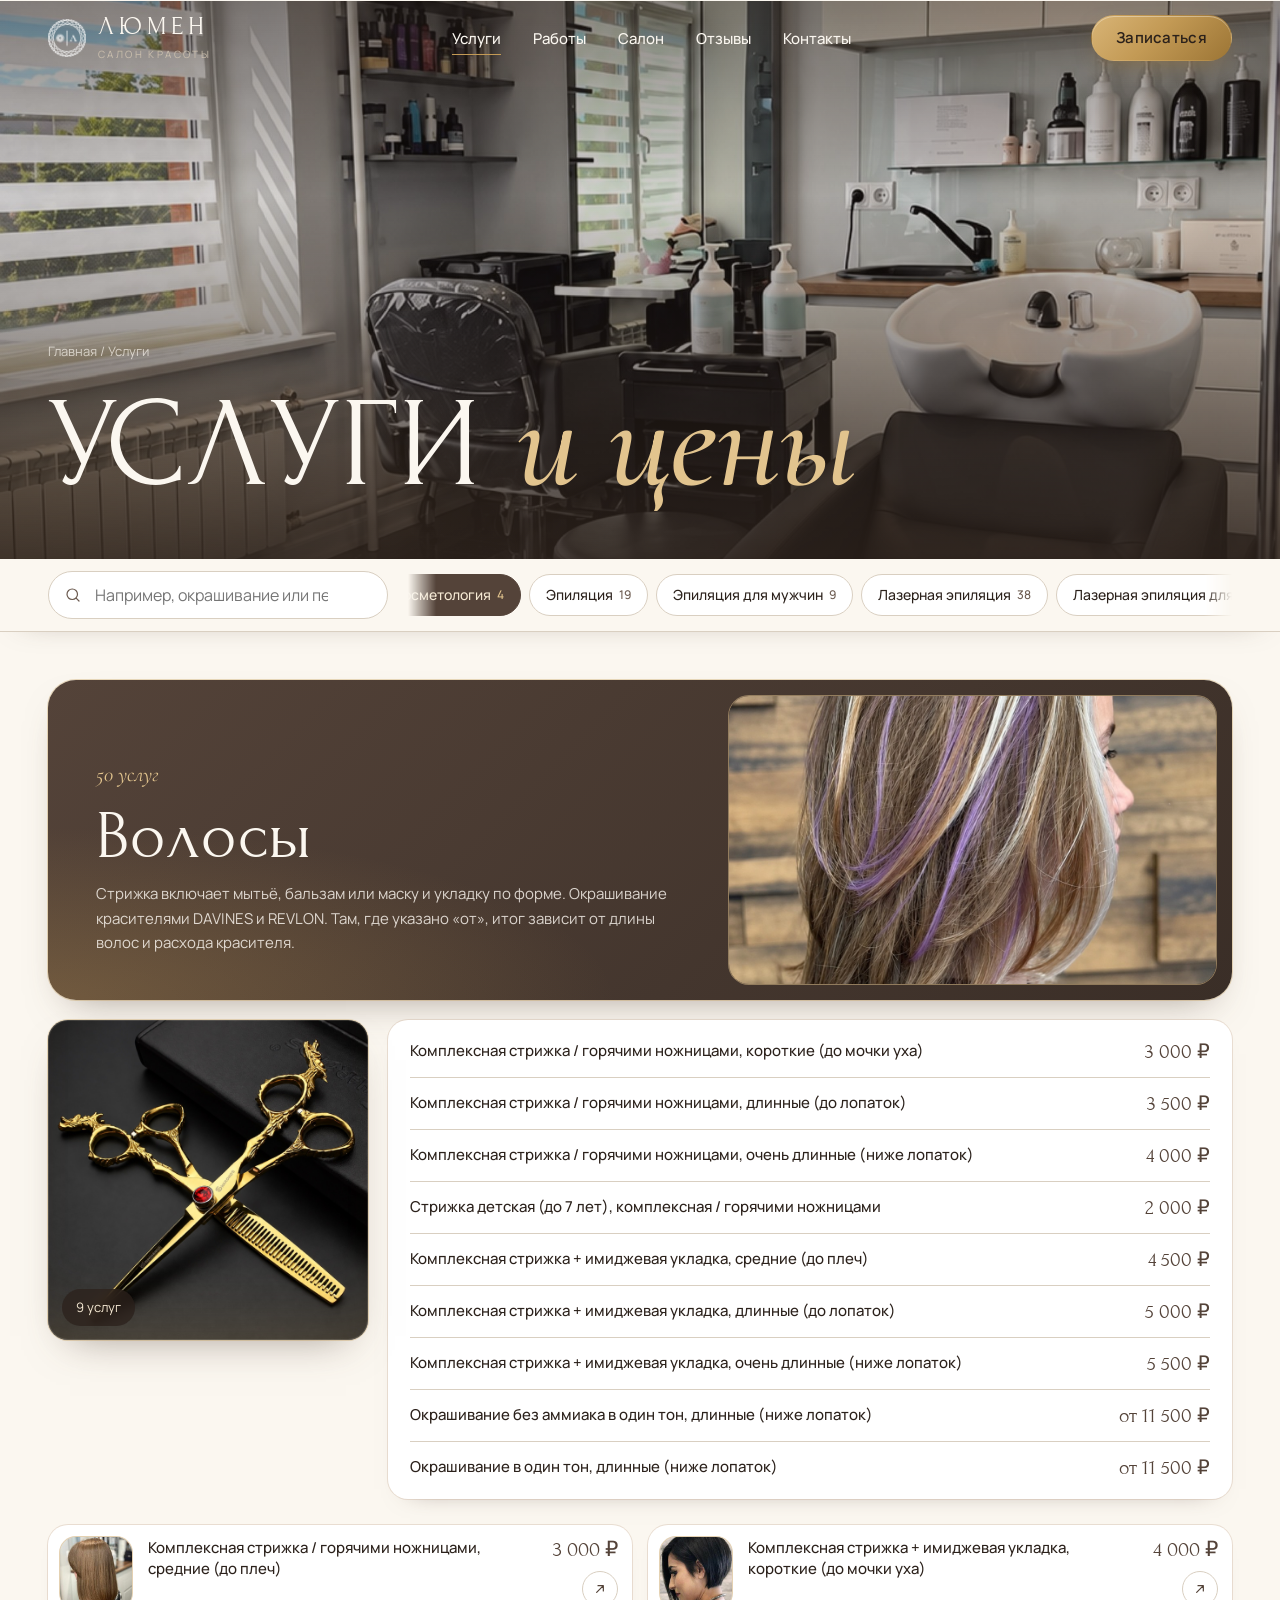
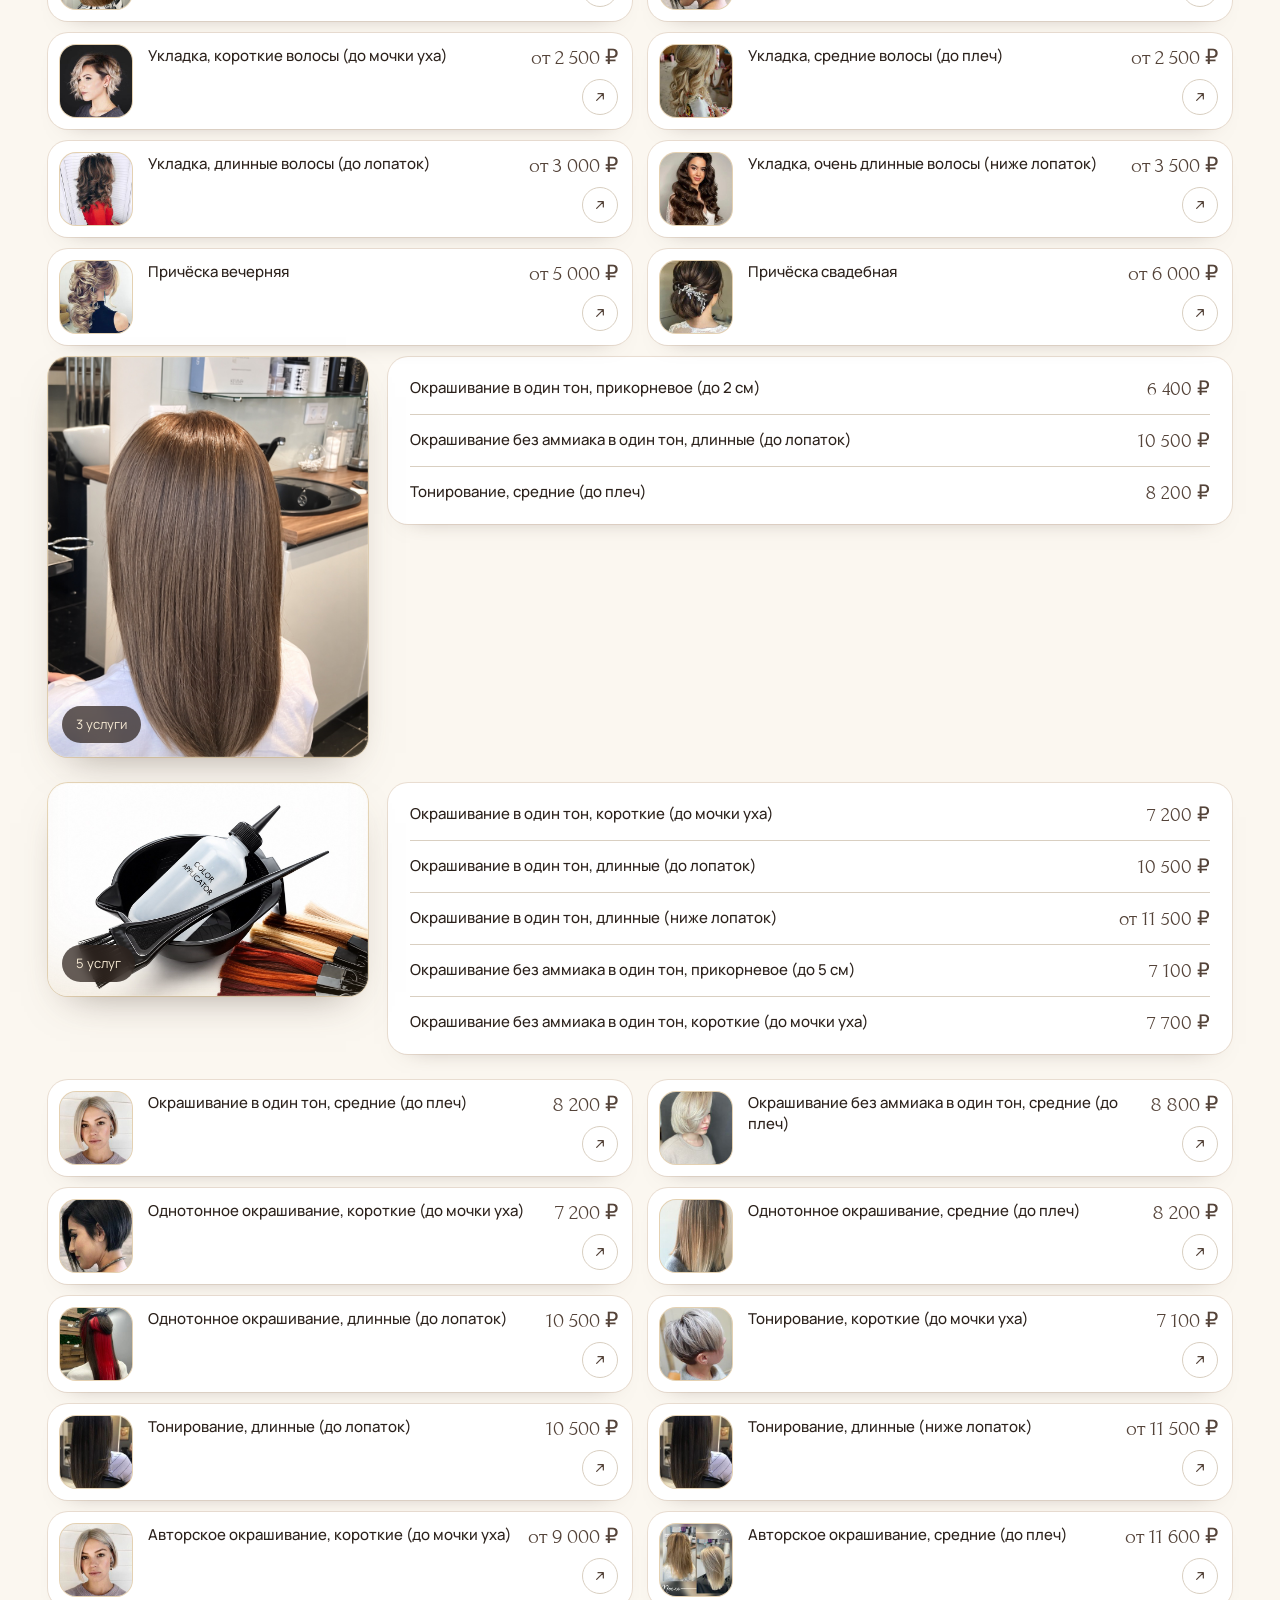
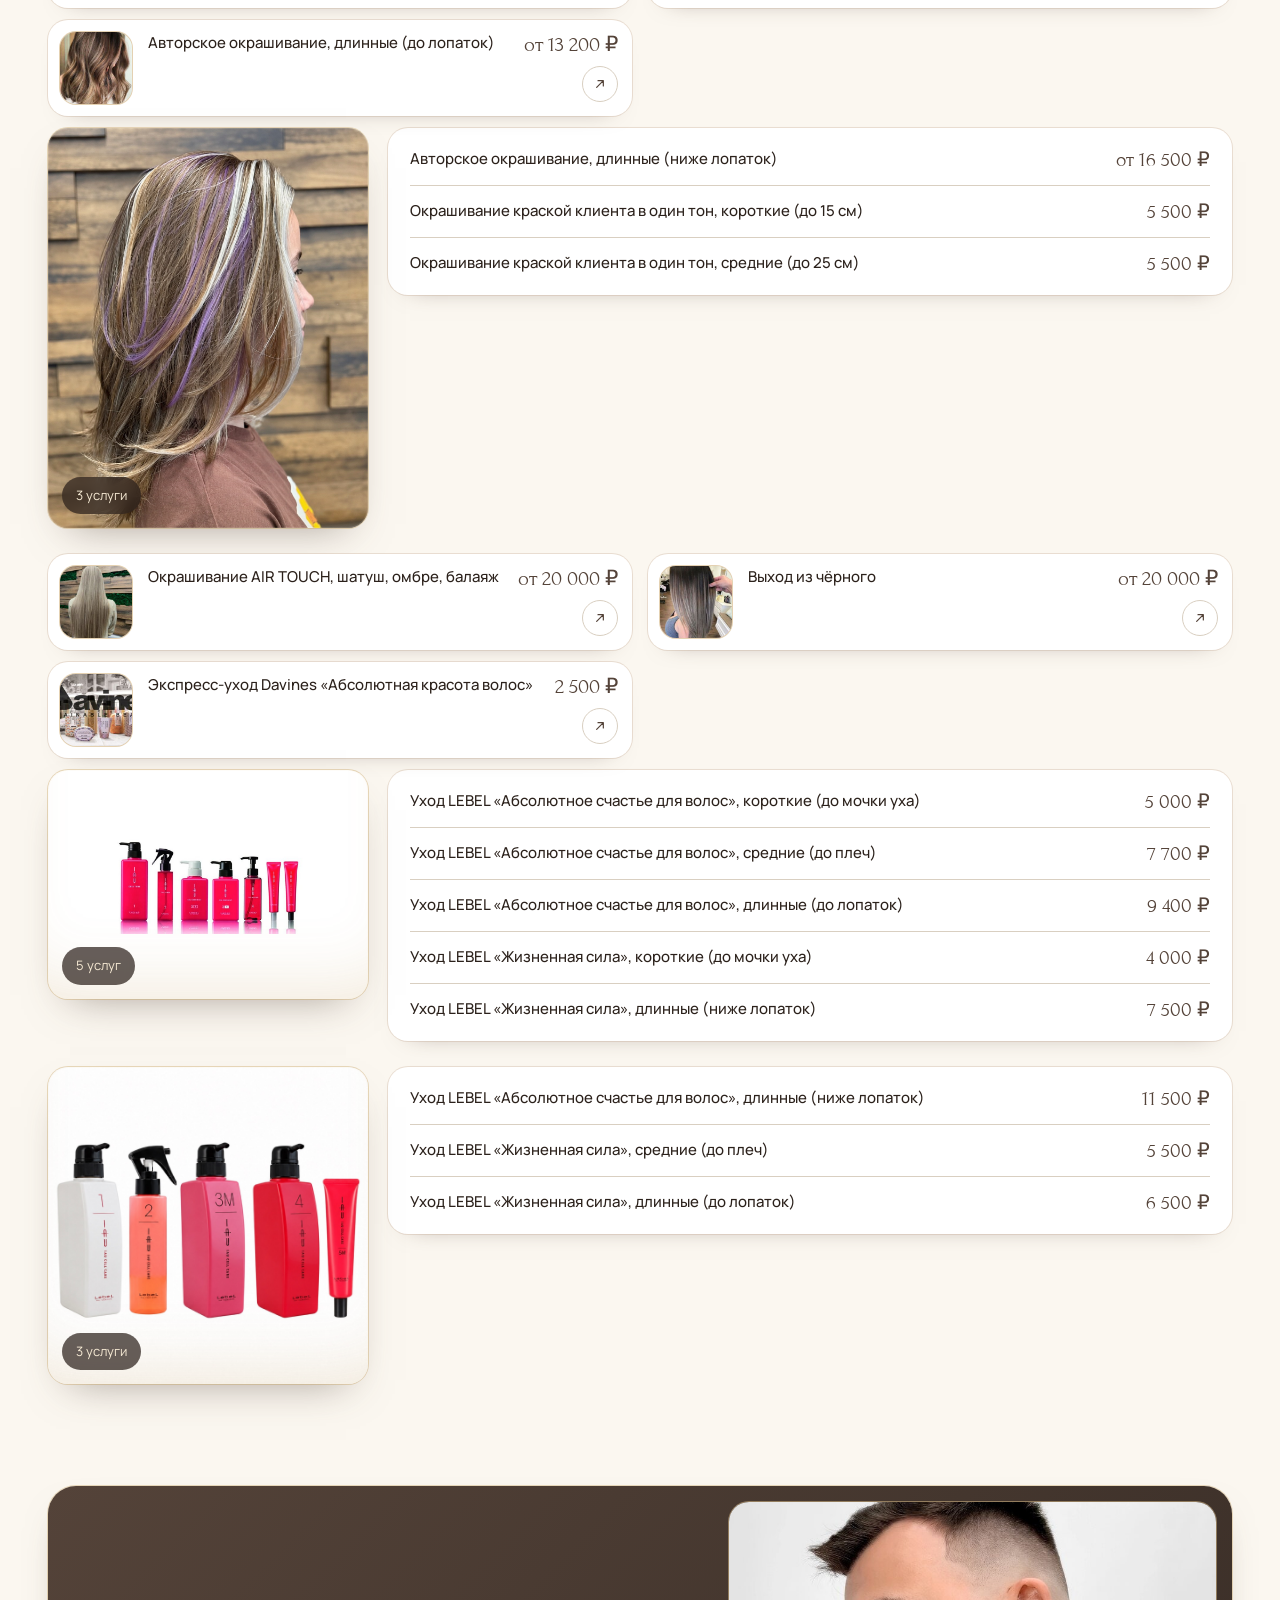
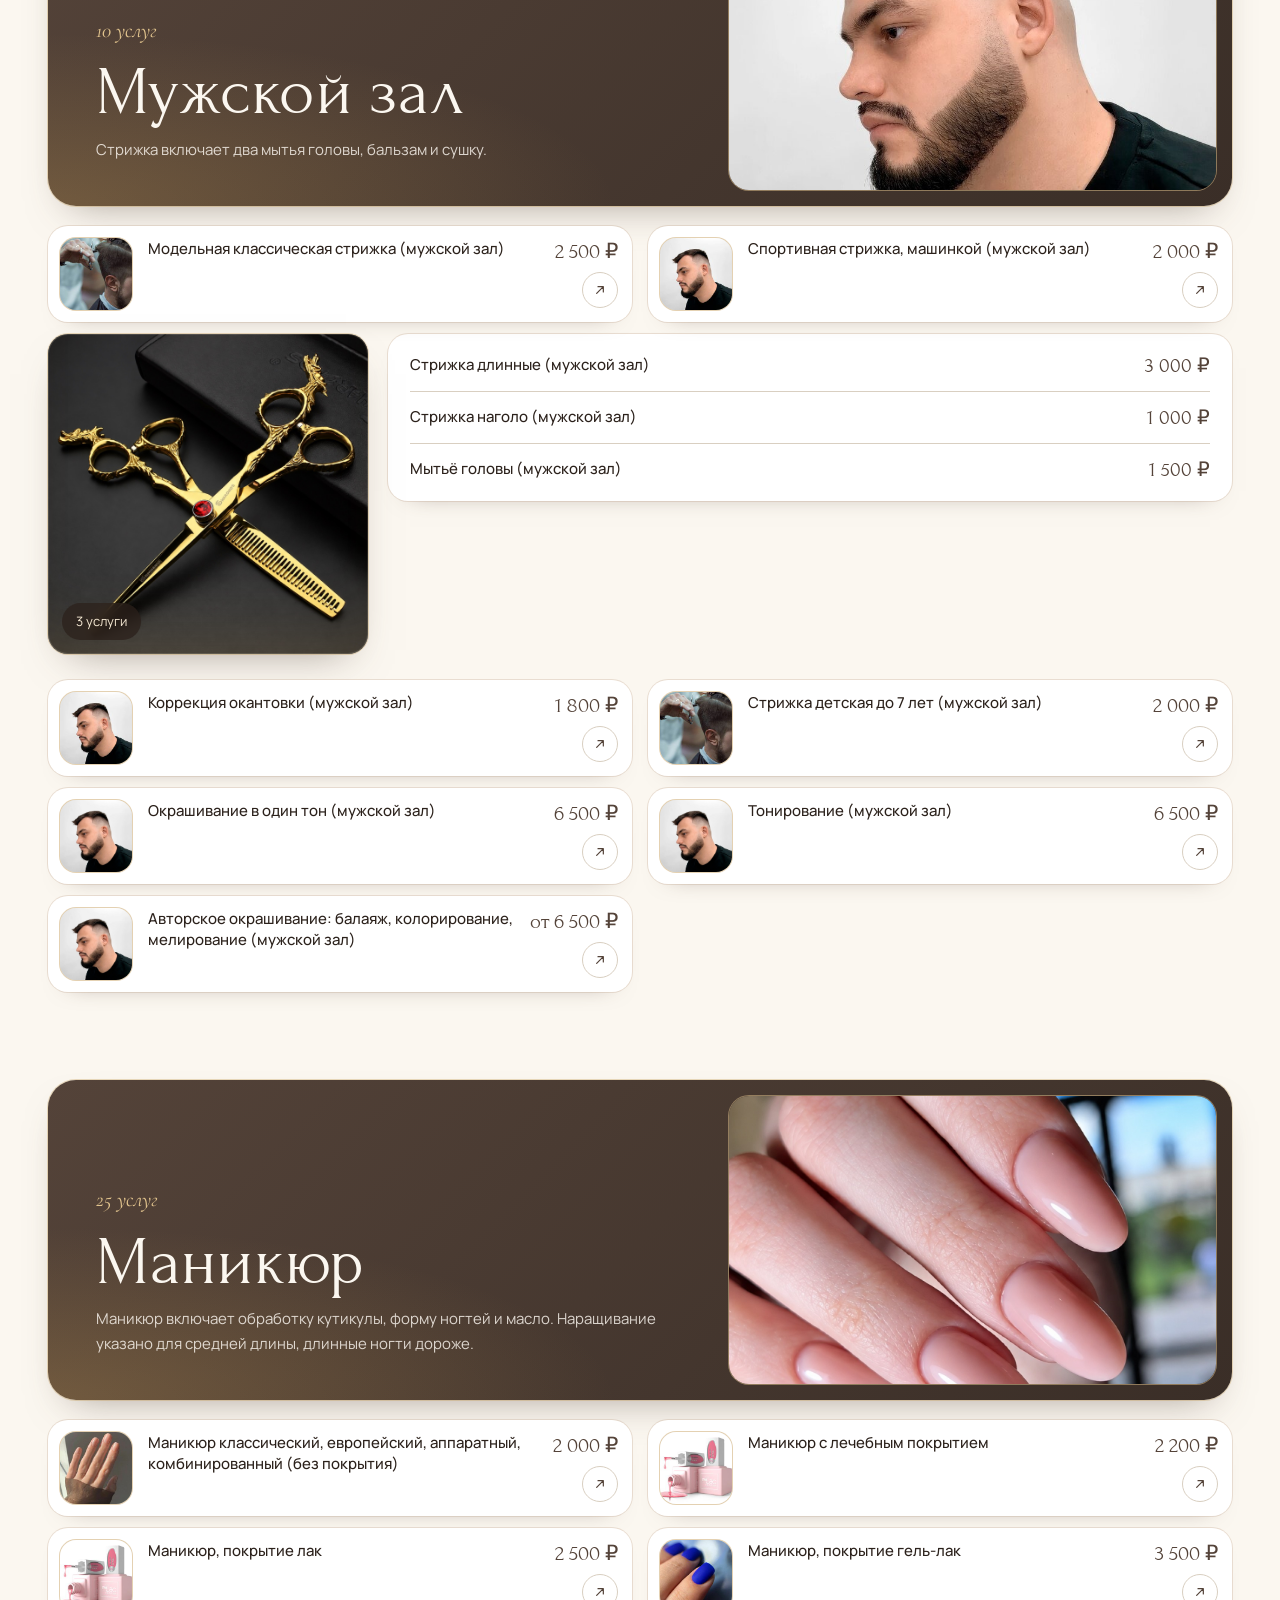
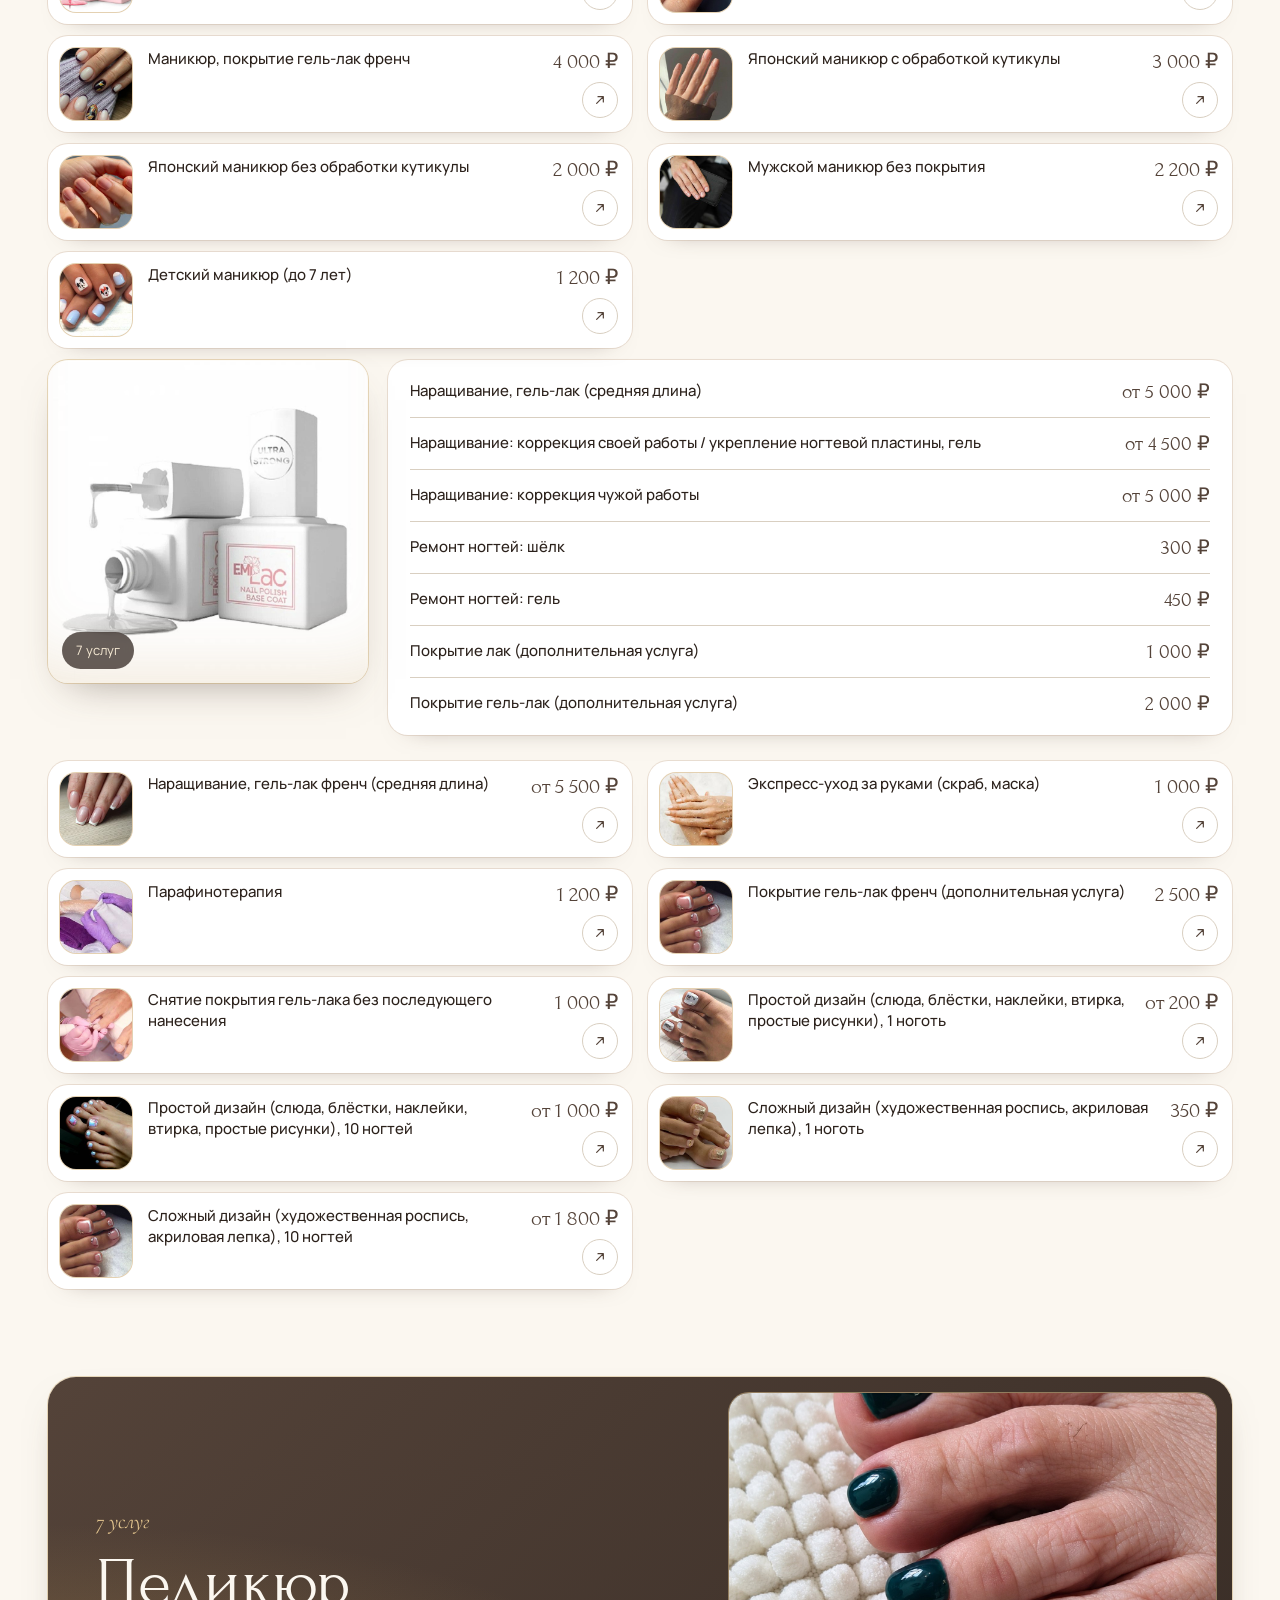
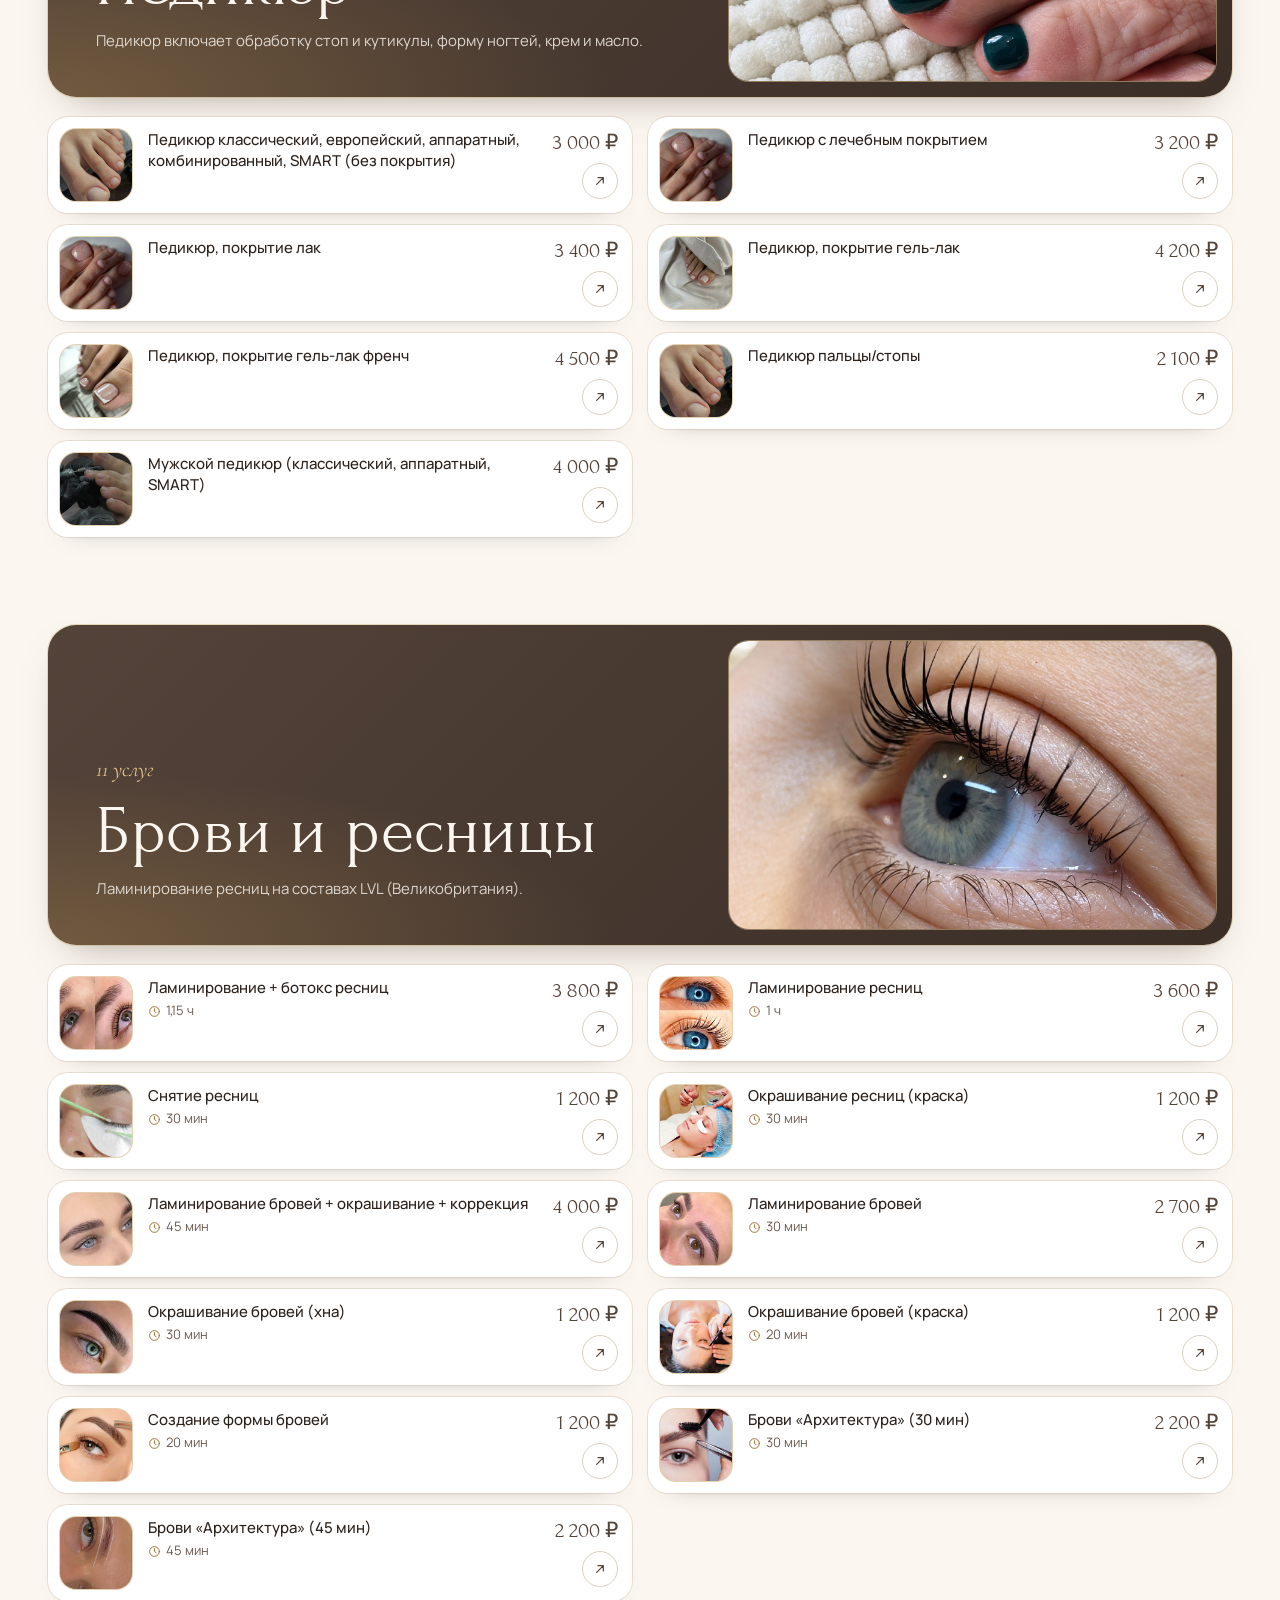
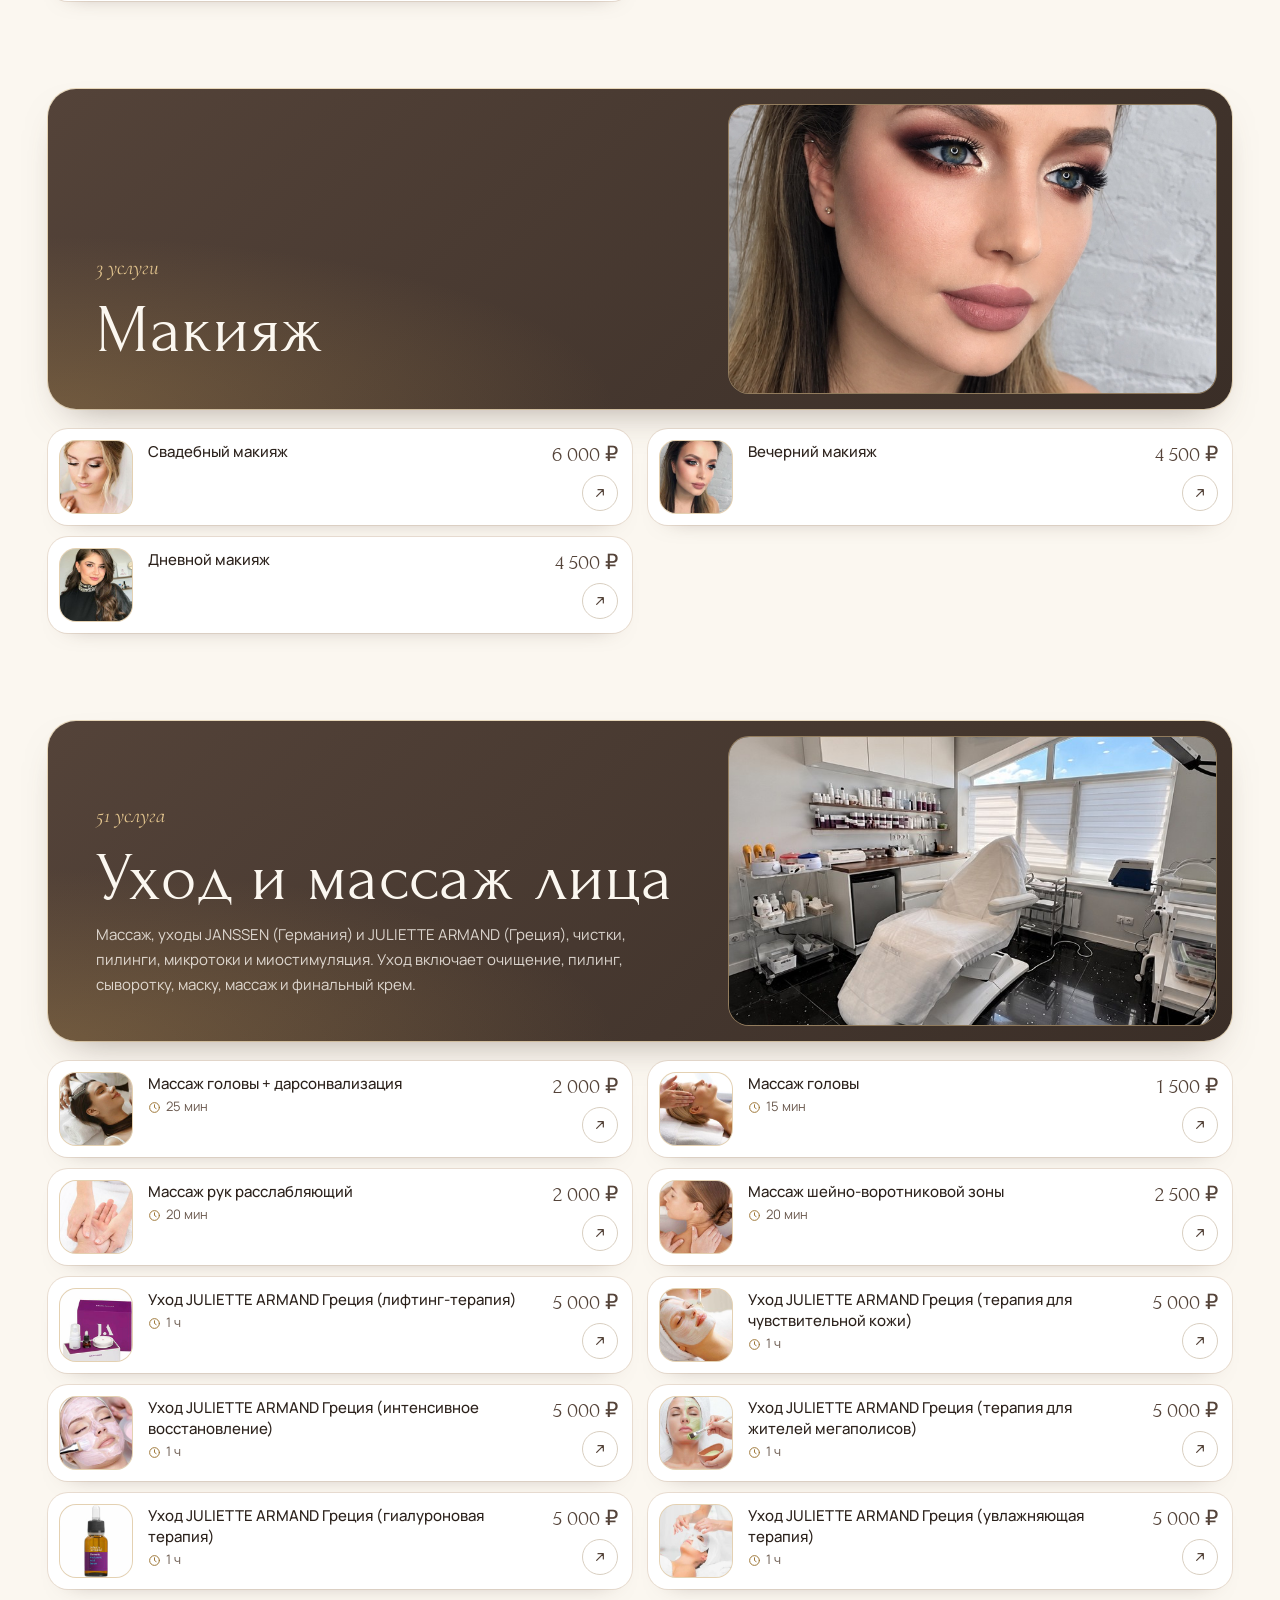
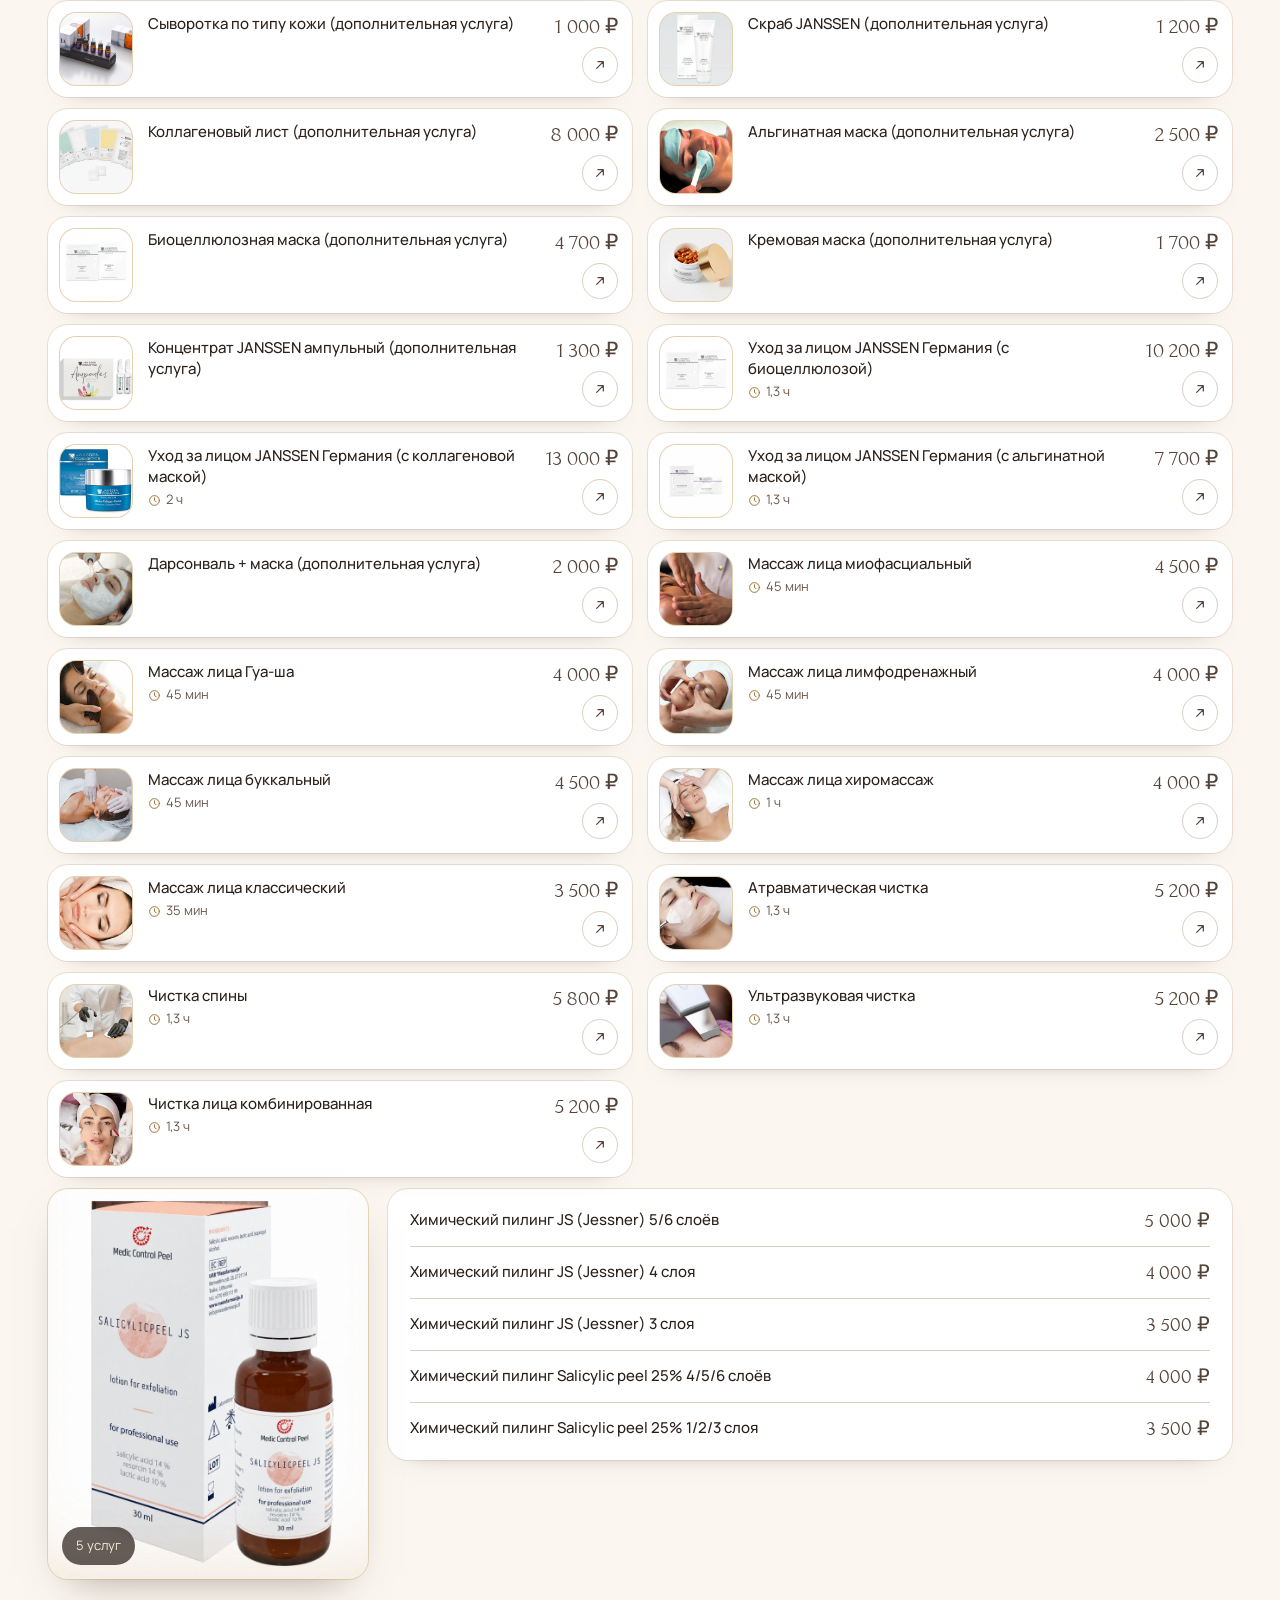
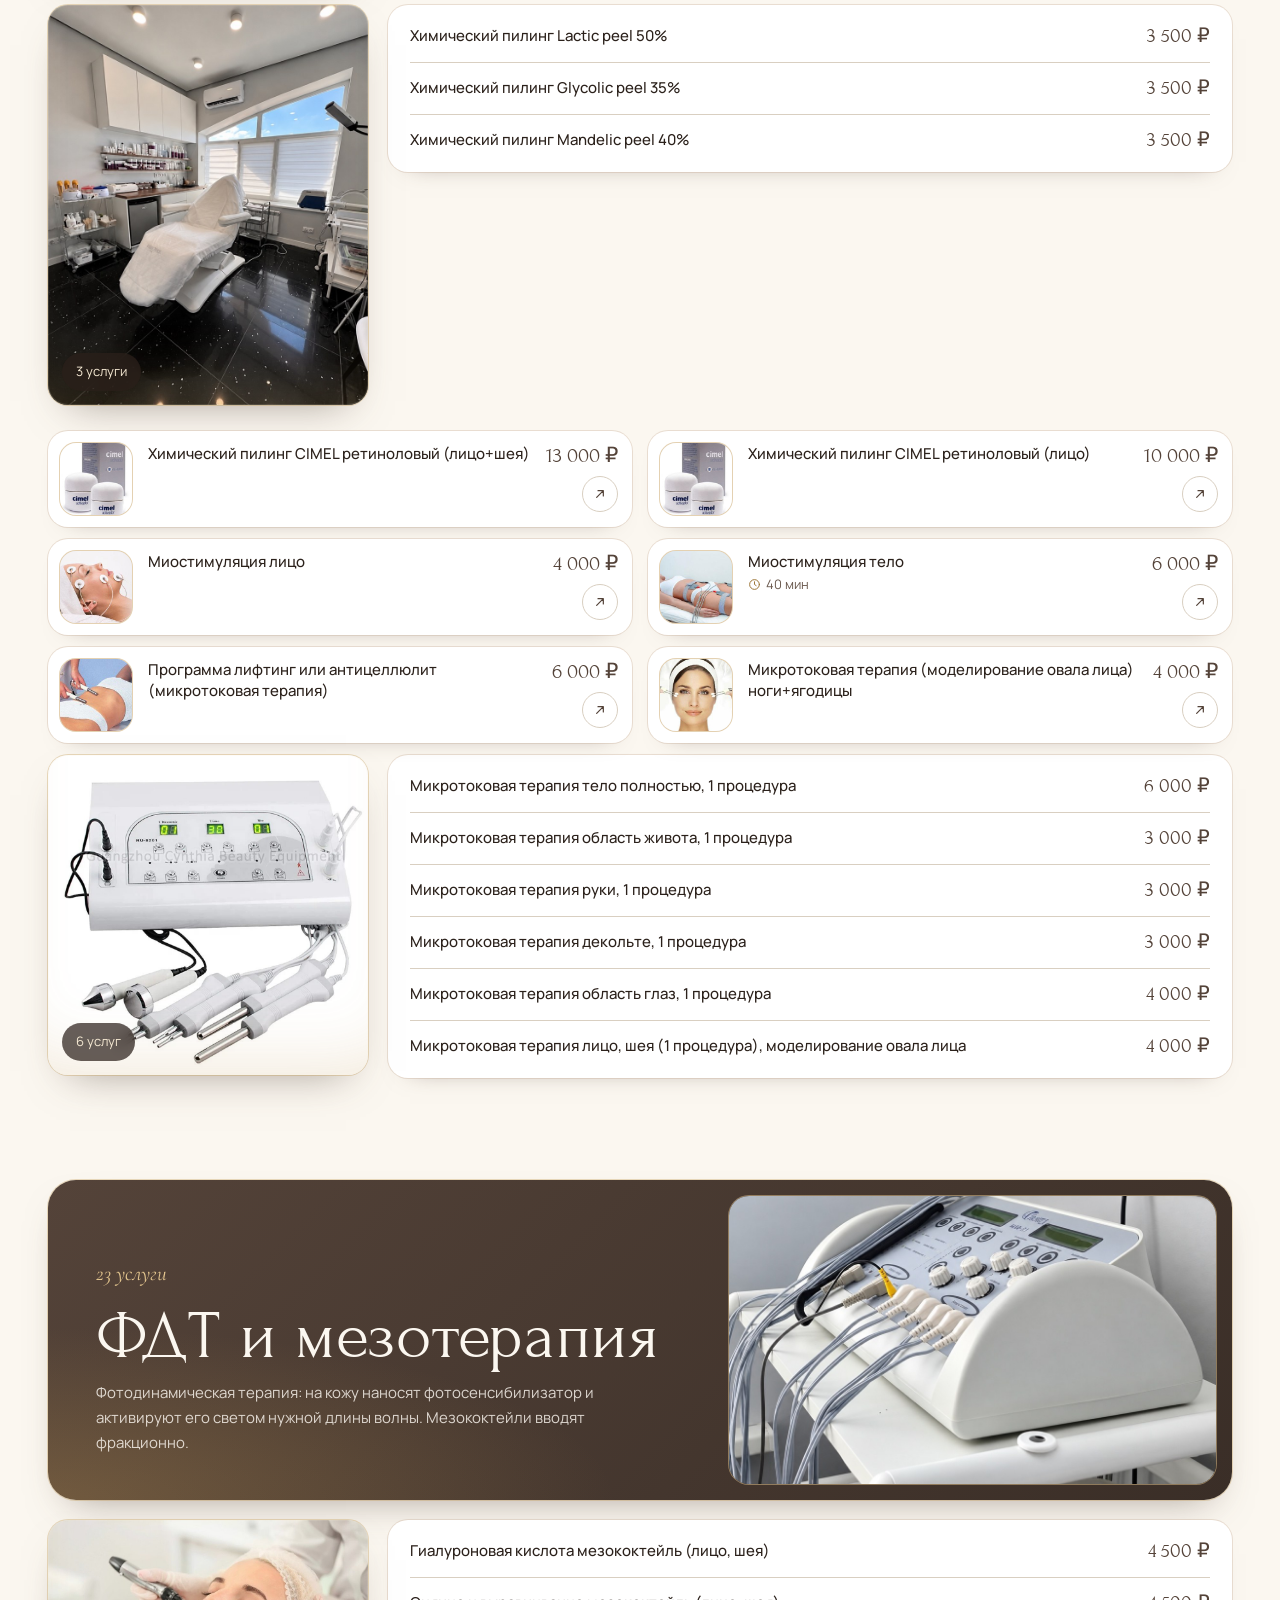
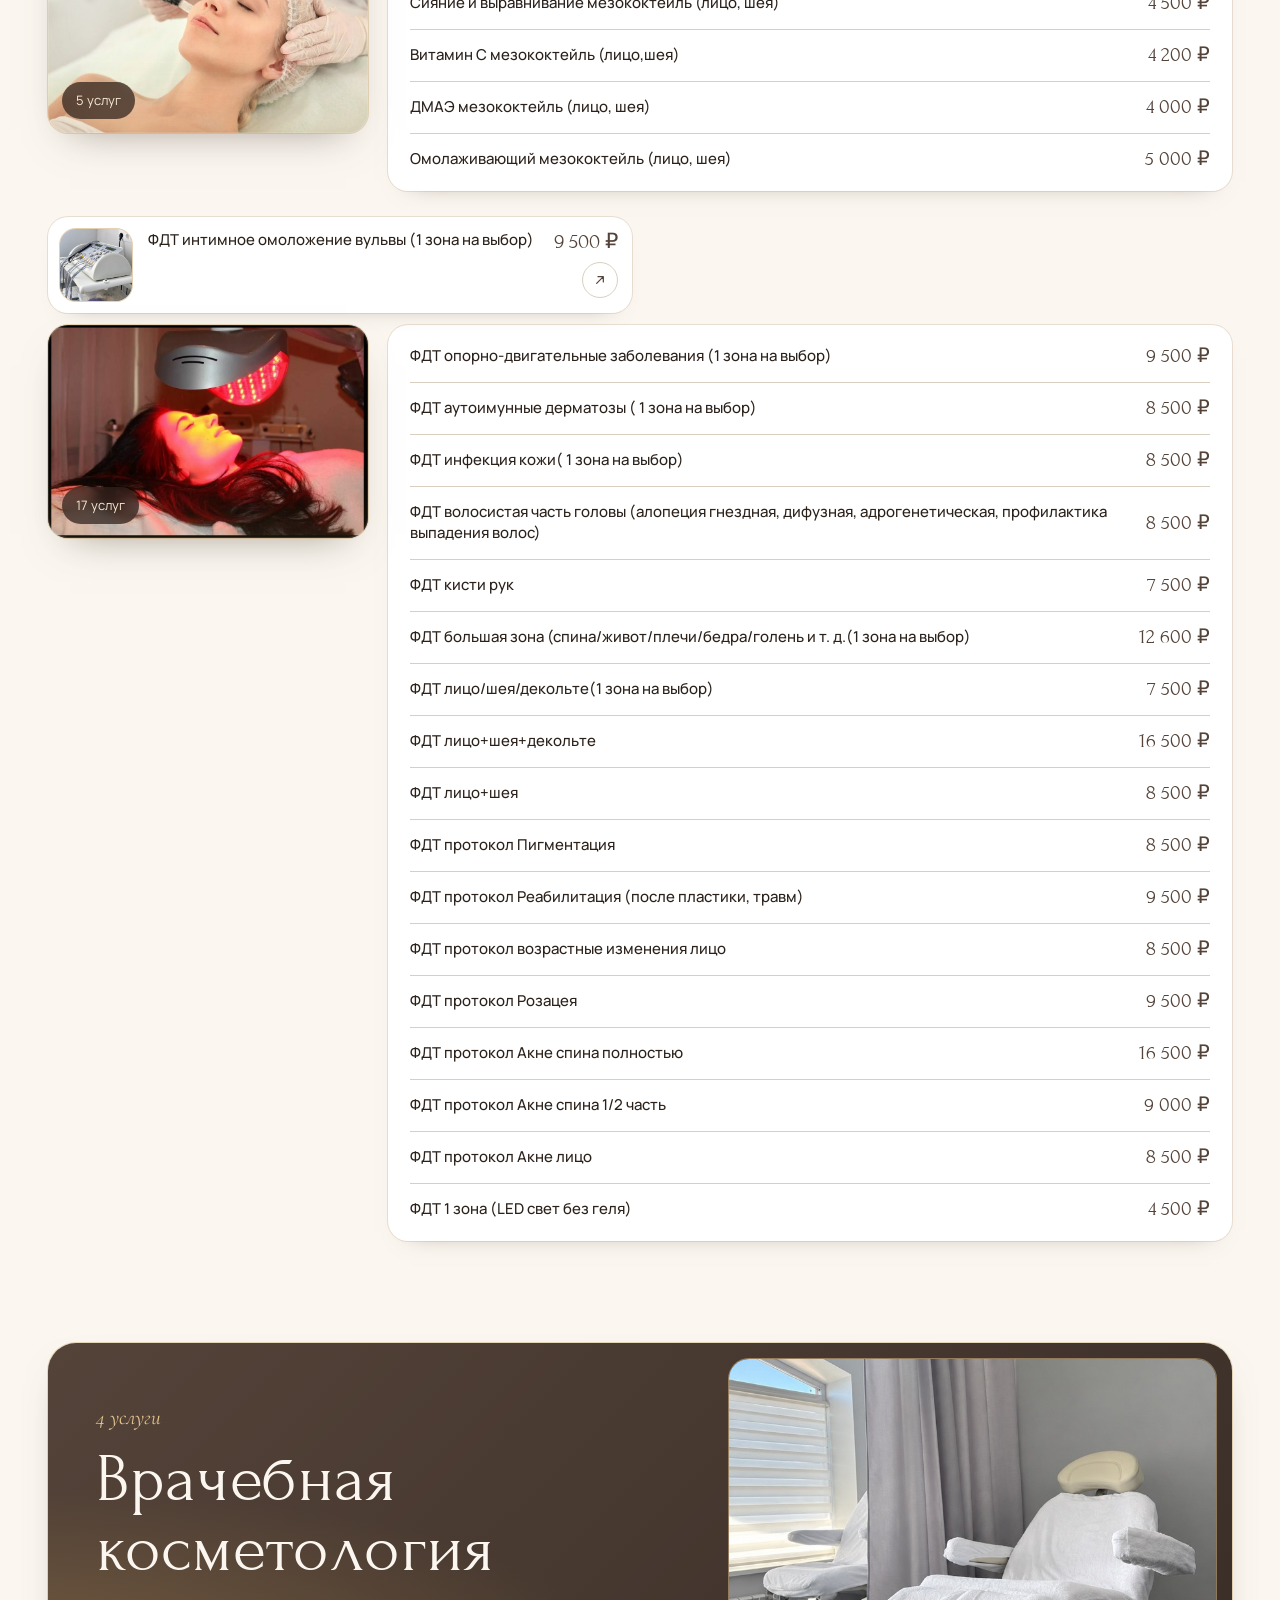
<file: uslugi.html>
<!doctype html>
<html lang="ru">
<head>
<meta charset="utf-8">
<meta name="viewport" content="width=device-width, initial-scale=1, viewport-fit=cover">
<title>Услуги и цены · Люмен, Троицк</title>
<meta name="description" content="Прайс салона Люмен: 289 услуг. Стрижки, окрашивание, маникюр, педикюр, косметология, эпиляция, пирсинг.">
<meta name="theme-color" content="#3a2e27">
<meta property="og:title" content="Услуги и цены · Люмен, Троицк">
<meta property="og:description" content="Прайс салона Люмен: 289 услуг. Стрижки, окрашивание, маникюр, педикюр, косметология, эпиляция, пирсинг.">
<meta property="og:image" content="assets/img/salon/salon-03.jpg">
<link rel="icon" href="assets/img/favicon.png">
<link rel="preconnect" href="https://fonts.googleapis.com">
<link rel="preconnect" href="https://fonts.gstatic.com" crossorigin>
<link href="https://fonts.googleapis.com/css2?family=Cormorant+Garamond:ital,wght@1,500&family=Forum&family=Manrope:wght@400;500;600&display=swap&subset=cyrillic" rel="stylesheet">
<link rel="stylesheet" href="assets/css/site.css">
<script>document.documentElement.classList.add('js')</script>
</head>
<body class="has-hero">
<div class="curtain" aria-hidden="true"><img src="assets/img/mark.png" alt="" width="311" height="312"></div>
<script>try{if(sessionStorage.getItem('lnav')){document.querySelector('.curtain').classList.add('is-enter');sessionStorage.removeItem('lnav')}}catch(e){}</script>
<a class="skip" href="#main">К содержанию</a>
<header class="header">
  <div class="wrap">
    <a class="brand" href="index.html" aria-label="Люмен, на главную">
      <img src="assets/img/mark.png" alt="" width="311" height="312">
      <span><span class="brand__name">ЛЮМЕН</span><span class="brand__sub">салон красоты</span></span>
    </a>
    <nav class="nav" aria-label="Основное меню"><ul><li><a href="uslugi.html" aria-current="page">Услуги</a></li><li><a href="raboty.html">Работы</a></li><li><a href="salon.html">Салон</a></li><li><a href="otzyvy.html">Отзывы</a></li><li><a href="kontakty.html">Контакты</a></li></ul></nav>
    <a class="btn btn--gold header__cta" href="https://n207666.yclients.com/company/207418/personal/menu?o=" target="_blank" rel="noopener">Записаться</a>
    <button class="burger" type="button" aria-expanded="false" aria-controls="menu" aria-label="Открыть меню"><span></span><span></span></button>
  </div>
</header>
<div class="menu" id="menu" aria-hidden="true">
  <nav aria-label="Меню"><ul><li><a href="index.html" style="--i:0">Главная <small>люмен</small></a></li><li><a href="uslugi.html" style="--i:1" aria-current="page">Услуги <small>цены</small></a></li><li><a href="raboty.html" style="--i:2">Работы <small>фото</small></a></li><li><a href="salon.html" style="--i:3">Салон <small>интерьер</small></a></li><li><a href="otzyvy.html" style="--i:4">Отзывы <small>5,0</small></a></li><li><a href="kontakty.html" style="--i:5">Контакты <small>адрес</small></a></li></ul></nav>
  <div class="menu__foot">
    <a class="btn btn--gold" href="https://n207666.yclients.com/company/207418/personal/menu?o=" target="_blank" rel="noopener">Записаться онлайн</a>
    <a href="tel:+79774972626">+7 (977) 497-26-26</a>
    <span>Троицк, Городская ул., 20. Ежедневно 9:00–21:00</span>
  </div>
</div>
<main id="main">

<section class="page-hero">
  <div class="page-hero__media"><img src="assets/img/salon/salon-03.jpg" alt="" width="1950" height="2600" decoding="async" data-parallax="0.12" fetchpriority="high"></div>
  <div class="wrap">
    <p class="crumbs"><a href="index.html">Главная</a> / Услуги</p>
    <h1 class="h1"><span class="hero__line"><span style="--i:0">Услуги <em>и цены</em></span></span></h1>
    
    
  </div>
</section>
<div class="svc-tools">
  <div class="wrap">
    <div class="search" role="search">
      <label class="visually-hidden" for="svc-q">Найти услугу</label>
      <svg viewBox="0 0 24 24" fill="none" stroke="currentColor" stroke-width="1.6" stroke-linecap="round" aria-hidden="true"><circle cx="11" cy="11" r="7"/><path d="M20 20l-3.5-3.5"/></svg>
      <input id="svc-q" type="search" placeholder="Например, окрашивание или педикюр" autocomplete="off" enterkeyhint="search">
      <button class="search__clear" type="button" aria-label="Очистить поиск"><svg viewBox="0 0 24 24" fill="none" stroke="currentColor" stroke-width="1.6" stroke-linecap="round" aria-hidden="true"><path d="M6 6l12 12M18 6L6 18"/></svg></button>
    </div>
    <nav class="chips" aria-label="Разделы прайса">
      <a class="chip" href="#hair" data-cat="hair">Волосы <small>50</small></a><a class="chip" href="#men" data-cat="men">Мужской зал <small>10</small></a><a class="chip" href="#manicure" data-cat="manicure">Маникюр <small>25</small></a><a class="chip" href="#pedicure" data-cat="pedicure">Педикюр <small>7</small></a><a class="chip" href="#brows" data-cat="brows">Брови и ресницы <small>11</small></a><a class="chip" href="#makeup" data-cat="makeup">Макияж <small>3</small></a><a class="chip" href="#aesth" data-cat="aesth">Уход и массаж лица <small>51</small></a><a class="chip" href="#apparatus" data-cat="apparatus">ФДТ и мезотерапия <small>23</small></a><a class="chip" href="#doctor" data-cat="doctor">Врачебная косметология <small>4</small></a><a class="chip" href="#epil-f" data-cat="epil-f">Эпиляция <small>19</small></a><a class="chip" href="#epil-m" data-cat="epil-m">Эпиляция для мужчин <small>9</small></a><a class="chip" href="#laser-f" data-cat="laser-f">Лазерная эпиляция <small>38</small></a><a class="chip" href="#laser-m" data-cat="laser-m">Лазерная эпиляция для мужчин <small>32</small></a><a class="chip" href="#piercing" data-cat="piercing">Пирсинг <small>7</small></a>
    </nav>
  </div>
</div>
<section class="wrap svc-layout" aria-label="Прайс">
  <div id="svc-root"></div>
  <p class="price-note">Цены взяты из карточки салона на Яндекс Картах, фото услуг из каталога салона. Точную стоимость назовёт администратор: +7 (977) 497-26-26.</p>
</section>
</main>
<footer class="footer">
  <div class="wrap">
    <div class="footer__cta">
      <h2 class="h2" data-split>Выберите <em>удобное</em> время</h2>
      <div class="footer__actions" data-reveal style="--i:1">
        <a class="btn btn--gold" href="https://n207666.yclients.com/company/207418/personal/menu?o=" target="_blank" rel="noopener">Записаться онлайн <svg viewBox="0 0 24 24" fill="none" stroke="currentColor" stroke-width="1.6" stroke-linecap="round" stroke-linejoin="round" aria-hidden="true"><path d="M5 12h14M13 6l6 6-6 6"/></svg></a>
        <a class="btn btn--glass" href="tel:+79774972626"><svg viewBox="0 0 24 24" fill="none" stroke="currentColor" stroke-width="1.6" stroke-linecap="round" stroke-linejoin="round" aria-hidden="true"><path d="M5 4h4l2 5-2.5 1.5a11 11 0 0 0 5 5L15 13l5 2v4a2 2 0 0 1-2 2A16 16 0 0 1 3 6a2 2 0 0 1 2-2"/></svg> Позвонить</a>
      </div>
    </div>
    <div class="footer__grid">
      <div class="footer__brand">
        <a class="brand" href="index.html" aria-label="Люмен, на главную">
          <img src="assets/img/mark.png" alt="" width="311" height="312" loading="lazy">
          <span><span class="brand__name">ЛЮМЕН</span><span class="brand__sub">сияй как солнце</span></span>
        </a>
        <p>Салон красоты в Троицке: волосы, ногти, косметология, брови и ресницы, эпиляция, пирсинг.</p>
      </div>
      <div><h3>Разделы</h3><ul><li><a href="uslugi.html">Услуги</a></li><li><a href="raboty.html">Работы</a></li><li><a href="salon.html">Салон</a></li><li><a href="otzyvy.html">Отзывы</a></li><li><a href="kontakty.html">Контакты</a></li></ul></div>
      <div><h3>Адрес</h3><p>Троицк, Городская ул., 20<br>Ежедневно <span class="nowrap">9:00–21:00</span></p></div>
      <div><h3>Связь</h3><ul><li><a href="tel:+79774972626">+7 (977) 497-26-26</a></li><li><a href="https://wa.me/79774972626" target="_blank" rel="noopener">WhatsApp</a></li><li><a href="https://t.me/salonSundex" target="_blank" rel="noopener">Telegram</a></li><li><a href="https://vk.ru/Lumensalon" target="_blank" rel="noopener">ВКонтакте</a></li></ul></div>
    </div>
    <div class="footer__bottom">© 2026 Люмен, салон красоты</div>
  </div>
</footer>
<div class="booking-bar">
  <a class="btn btn--gold" href="https://n207666.yclients.com/company/207418/personal/menu?o=" target="_blank" rel="noopener">Записаться онлайн</a>
  <a class="call" href="tel:+79774972626" aria-label="Позвонить +7 (977) 497-26-26"><svg viewBox="0 0 24 24" fill="none" stroke="currentColor" stroke-width="1.6" stroke-linecap="round" stroke-linejoin="round" aria-hidden="true"><path d="M5 4h4l2 5-2.5 1.5a11 11 0 0 0 5 5L15 13l5 2v4a2 2 0 0 1-2 2A16 16 0 0 1 3 6a2 2 0 0 1 2-2"/></svg></a>
</div>
<script src="assets/js/site.js" defer></script>
<script src="assets/js/scroll-fx.js" defer></script>
<script src="assets/js/services-data.js"></script>
<script>
(function () {
  var BANNER = {"hair":"dir-hair.jpg","men":"svc-full/kartochka-124-2760763.jpg","manicure":"dir-nails.jpg","pedicure":"works/nails-10.jpg","brows":"dir-brows.jpg","makeup":"banner-makeup.jpg","aesth":"salon/salon-04.jpg","apparatus":"salon/salon-02.jpg","doctor":"salon/salon-09.jpg","epil-f":"dir-epil.jpg","epil-m":"salon/salon-11.jpg","laser-f":"salon/salon-04.jpg","laser-m":"salon/salon-09.jpg","piercing":"dir-piercing.jpg"};
  var GS = {"hero.jpg":[1672,941],"dir-hair.jpg":[1200,1600],"dir-nails.jpg":[1294,1600],"dir-brows.jpg":[1600,1518],"dir-piercing.jpg":[1200,1600],"dir-cosmo.jpg":[750,1000],"dir-epil.jpg":[1200,1600],"works/hair-01.jpg":[1200,1600],"works/hair-02.jpg":[1200,1600],"works/hair-03.jpg":[1200,1600],"works/hair-04.jpg":[1200,1600],"works/hair-05.jpg":[1200,1600],"works/hair-06.jpg":[1200,1600],"works/hair-07.jpg":[1600,1600],"works/hair-08.jpg":[1200,1600],"works/hair-09.jpg":[2080,2600],"works/hair-10.jpg":[1200,1600],"works/nails-01.jpg":[2103,2600],"works/nails-02.jpg":[1200,1600],"works/nails-03.jpg":[1600,1200],"works/nails-04.jpg":[1200,1600],"works/nails-05.jpg":[1200,1600],"works/nails-06.jpg":[1600,1200],"works/nails-07.jpg":[1296,1600],"works/nails-08.jpg":[1486,1600],"works/nails-09.jpg":[1200,1600],"works/nails-10.jpg":[1600,1600],"works/piercing-01.jpg":[1200,1600],"works/piercing-02.jpg":[1200,1600],"works/piercing-03.jpg":[1200,1600],"works/piercing-04.jpg":[1200,1600],"works/piercing-05.jpg":[1200,1600],"works/piercing-06.jpg":[1200,1600],"works/piercing-07.jpg":[1600,1200],"works/piercing-08.jpg":[1200,1600],"works/piercing-09.jpg":[1200,1600],"works/piercing-10.jpg":[1200,1600],"works/brows-01.jpg":[1510,1600],"works/brows-02.jpg":[1200,1600],"works/brows-03.jpg":[1600,1600],"works/brows-04.jpg":[1600,1518],"works/brows-05.jpg":[1302,1600],"salon/salon-01.jpg":[2600,2592],"salon/salon-02.jpg":[1000,940],"salon/salon-03.jpg":[1950,2600],"salon/salon-04.jpg":[750,1000],"salon/salon-05.jpg":[736,1000],"salon/salon-06.jpg":[750,1000],"salon/salon-07.jpg":[750,1000],"salon/salon-08.jpg":[750,1000],"salon/salon-09.jpg":[750,1000],"salon/salon-10.jpg":[1272,1898],"salon/salon-11.jpg":[1260,1600],"salon/salon-12.jpg":[1500,1500],"banner-makeup.jpg":[1638,2048],"svc-full/kartochka-088-13852611.jpg":[1000,563],"svc-full/kartochka-026-9685839.jpg":[562,1000],"svc-full/kartochka-098-4078836.jpg":[1000,348],"svc-full/kartochka-022-1643978.jpg":[912,701],"svc-full/kartochka-025-3911103.jpg":[1000,661],"svc-full/kartochka-015-1530321.jpg":[626,417],"svc-full/kartochka-049-8331772.jpg":[736,736],"svc-full/kartochka-046-13009487.jpg":[563,1000],"svc-full/kartochka-085-2893106.jpg":[480,320],"svc-full/kartochka-039-2781182.jpg":[500,375],"svc-full/kartochka-112-4078836.jpg":[736,965],"svc-full/kartochka-106-2899371.jpg":[675,675],"svc-full/kartochka-123-11939409.jpg":[666,1000],"svc-full/kartochka-095-13488316.jpg":[667,1000],"svc-full/kartochka-016-1644120.jpg":[727,1000],"svc-full/kartochka-113-13852611.jpg":[564,724],"svc-full/kartochka-094-4078836.jpg":[1000,714],"svc-full/kartochka-104-1644120.jpg":[489,608],"svc-full/kartochka-043-1356083.jpg":[1000,750],"svc-full/kartochka-089-11939409.jpg":[667,1000],"svc-full/kartochka-057-9240521.jpg":[1000,1000],"svc-full/kartochka-072-2994796.jpg":[1000,601],"svc-full/kartochka-077-2510998.jpg":[900,900],"svc-full/kartochka-063-11939409.jpg":[735,919],"svc-full/kartochka-009-2808945.jpg":[1000,558],"svc-full/kartochka-111-10022375.jpg":[750,1000],"svc-full/kartochka-004-2899371.jpg":[1000,518],"svc-full/kartochka-122-11939409.jpg":[750,1000],"svc-full/kartochka-096-2781182.jpg":[800,1000],"svc-full/kartochka-067-2757887.jpg":[198,250],"svc-full/kartochka-013-1530321.jpg":[800,534],"svc-full/kartochka-008-2994796.jpg":[1000,558],"svc-full/kartochka-041-12411943.jpg":[823,1000],"svc-full/kartochka-023-3911103.jpg":[876,800],"svc-full/kartochka-014-2994796.jpg":[1000,995],"svc-full/kartochka-115-2893106.jpg":[1224,816],"svc-full/kartochka-066-2760763.jpg":[456,413],"svc-full/kartochka-018-218134.jpg":[1000,479],"svc-full/kartochka-054-2805495.jpg":[750,1000],"svc-full/kartochka-058-13009487.jpg":[563,751],"svc-full/kartochka-071-2994796.jpg":[600,400],"svc-full/kartochka-091-11939409.jpg":[480,600],"svc-full/kartochka-021-10253960.jpg":[1000,921],"svc-full/kartochka-037-2790747.jpg":[1000,997],"svc-full/kartochka-040-218134.jpg":[828,763],"svc-full/kartochka-083-11939409.jpg":[736,789],"svc-full/kartochka-007-1356083.jpg":[669,628],"svc-full/kartochka-028-2760763.jpg":[1000,645],"svc-full/kartochka-002-13672565.jpg":[1000,667],"svc-full/kartochka-055-2899371.jpg":[1000,438],"svc-full/kartochka-107-5393394.jpg":[674,1000],"svc-full/kartochka-082-13009487.jpg":[562,1000],"svc-full/kartochka-045-13672565.jpg":[1000,667],"svc-full/kartochka-020-5567679.jpg":[938,1000],"svc-full/kartochka-110-4322053.jpg":[1472,1472],"svc-full/kartochka-073-1530321.jpg":[1000,1000],"svc-full/kartochka-086-2893106.jpg":[320,320],"svc-full/kartochka-121-3911103.jpg":[1000,1000],"svc-full/kartochka-070-5393394.jpg":[672,378],"svc-full/kartochka-116-3912342.jpg":[256,320],"svc-full/kartochka-078-3911103.jpg":[1000,667],"svc-full/kartochka-069-1644120.jpg":[1000,661],"svc-full/kartochka-032-10253960.jpg":[480,289],"svc-full/kartochka-062-1356083.jpg":[564,752],"svc-full/kartochka-061-1530321.jpg":[770,902],"svc-full/kartochka-087-944742.jpg":[826,826],"svc-full/kartochka-059-2413620.jpg":[1000,668],"svc-full/kartochka-097-10022375.jpg":[750,1000],"svc-full/kartochka-099-2760763.jpg":[1464,1452],"svc-full/kartochka-080-13009487.jpg":[565,1000],"svc-full/kartochka-117-2893106.jpg":[720,899],"svc-full/kartochka-052-13488316.jpg":[800,800],"svc-full/kartochka-102-2899371.jpg":[562,1000],"svc-full/kartochka-079-2773996.jpg":[991,1000],"svc-full/kartochka-108-11939409.jpg":[1600,2000],"svc-full/kartochka-076-2510998.jpg":[736,736],"svc-full/kartochka-024-3912342.jpg":[600,600],"svc-full/kartochka-012-2413620.jpg":[1000,617],"svc-full/kartochka-001-2808945.jpg":[1000,667],"svc-full/kartochka-092-11939409.jpg":[750,1000],"svc-full/kartochka-101-2781182.jpg":[236,137],"svc-full/kartochka-064-2805495.jpg":[1000,667],"svc-full/kartochka-081-13009487.jpg":[736,981],"svc-full/kartochka-120-4322053.jpg":[669,1000],"svc-full/kartochka-068-2701203.jpg":[1000,594],"svc-full/kartochka-084-10022375.jpg":[658,1000],"svc-full/kartochka-005-1356083.jpg":[1000,974],"svc-full/kartochka-093-13009487.jpg":[750,1000],"svc-full/kartochka-124-2760763.jpg":[807,807],"svc-full/kartochka-074-2701203.jpg":[894,890],"svc-full/kartochka-003-1521147.jpg":[1000,649],"svc-full/kartochka-038-2781182.jpg":[800,400],"svc-full/kartochka-011-2808945.jpg":[1000,667],"svc-full/kartochka-031-4079840.jpg":[480,286],"svc-full/kartochka-017-2790747.jpg":[1000,667],"svc-full/kartochka-036-2805495.jpg":[1000,761],"svc-full/kartochka-006-1358381.jpg":[800,711],"svc-full/kartochka-118-8331772.jpg":[1000,1000],"svc-full/kartochka-044-3912342.jpg":[1000,666],"svc-full/kartochka-010-13944716.jpg":[727,1000],"svc-full/kartochka-033-13852611.jpg":[411,320],"svc-full/kartochka-035-2733259.jpg":[480,270],"svc-full/kartochka-029-2701203.jpg":[1000,666],"svc-full/kartochka-034-13009487.jpg":[562,1000],"svc-full/kartochka-109-2760763.jpg":[750,1000],"svc-full/kartochka-042-3911103.jpg":[1000,1000],"svc-full/kartochka-019-2994796.jpg":[839,487],"svc-full/kartochka-103-13009487.jpg":[750,1000],"svc-full/kartochka-030-1530321.jpg":[780,780],"svc-full/kartochka-027-2781182.jpg":[1000,655],"svc-full/kartochka-048-2893106.jpg":[1000,1000],"svc-full/kartochka-114-4322053.jpg":[750,1000],"svc-full/kartochka-060-2781182.jpg":[604,418],"svc-full/kartochka-053-10022375.jpg":[750,1000],"svc-full/kartochka-105-11939409.jpg":[1000,1000],"svc-full/kartochka-090-1644120.jpg":[900,600],"svc-full/kartochka-051-13852611.jpg":[1000,1000],"svc-full/kartochka-050-1530321.jpg":[736,736],"svc-full/kartochka-047-2781182.jpg":[1066,600],"svc-full/kartochka-056-11939409.jpg":[643,1000],"svc-full/kartochka-119-2760763.jpg":[800,1000],"svc-full/kartochka-075-4079840.jpg":[1000,969],"svc-full/kartochka-100-1530321.jpg":[800,385],"svc-full/kartochka-065-10022375.jpg":[1480,1800],"works/hair-long.jpg":[600,800]};
  var SMALL = ["svc-full/kartochka-085-2893106.jpg","svc-full/kartochka-104-1644120.jpg","svc-full/kartochka-067-2757887.jpg","svc-full/kartochka-066-2760763.jpg","svc-full/kartochka-091-11939409.jpg","svc-full/kartochka-086-2893106.jpg","svc-full/kartochka-116-3912342.jpg","svc-full/kartochka-032-10253960.jpg","svc-full/kartochka-101-2781182.jpg","svc-full/kartochka-031-4079840.jpg","svc-full/kartochka-033-13852611.jpg","svc-full/kartochka-035-2733259.jpg"];
  var data = window.LUMEN_SERVICES, root = document.getElementById('svc-root');
  var input = document.getElementById('svc-q'), search = input.closest('.search');
  var chips = [].slice.call(document.querySelectorAll('.chip'));
  var norm = function (s) { return s.toLowerCase().replace(/ё/g, 'е'); };
  var esc = function (s) { return s.replace(/[&<>"]/g, function (c) { return { '&': '&amp;', '<': '&lt;', '>': '&gt;', '"': '&quot;' }[c]; }); };
  function mark(name, q) {
    if (!q) return esc(name);
    var i = norm(name).indexOf(q);
    return i < 0 ? esc(name) : esc(name.slice(0, i)) + '<mark>' + esc(name.slice(i, i + q.length)) + '</mark>' + esc(name.slice(i + q.length));
  }
  function word(n) { var a = n % 10, b = n % 100; return n + ' ' + (a === 1 && b !== 11 ? 'услуга' : a >= 2 && a <= 4 && (b < 12 || b > 14) ? 'услуги' : 'услуг'); }
  var BOOK = 'https://n207666.yclients.com/company/207418/personal/menu?o=';
  var CLOCK = '<svg viewBox="0 0 24 24" fill="none" stroke="currentColor" stroke-width="1.8" stroke-linecap="round" aria-hidden="true"><circle cx="12" cy="12" r="9"/><path d="M12 7v5l3 2"/></svg>';
  var ARROW = '<svg viewBox="0 0 24 24" fill="none" stroke="currentColor" stroke-width="1.8" stroke-linecap="round" stroke-linejoin="round" aria-hidden="true"><path d="M7 17L17 7M9 7h8v8"/></svg>';
  function full(src) { return src.replace('svc/', 'svc-full/'); }
  function meta(s) {
    var out = '';
    if (s.t) out += '<span>' + CLOCK + esc(s.t) + '</span>';
    if (s.d) out += '<span>' + esc(s.d) + '</span>';
    return out ? '<span class="svc__meta">' + out + '</span>' : '';
  }
  function card(s, c, q) {
    return '<li class="svc"><span class="svc__img"><img src="assets/img/' + (s.i || BANNER[c.id]) + '" alt="" width="72" height="72" loading="lazy" decoding="async"></span>' +
      '<span class="svc__name">' + mark(s.n, q) + '</span>' + meta(s) +
      '<span class="svc__side"><span class="svc__price">' + s.p + '</span><a class="svc__go" href="' + BOOK + '" target="_blank" rel="noopener" aria-label="Записаться: ' + esc(s.n) + '">' + ARROW + '</a></span></li>';
  }
  function group(img, list, c, q) {
    var big = SMALL.indexOf(full(img)) >= 0 ? BANNER[c.id] : full(img);
    var wh = GS[big] || [4, 5], r = wh[0] / wh[1], wide = r > 1.6;
    var ratio = wide ? 1.4 : Math.max(0.8, Math.min(1.5, r));
    return '<li class="svc-group"><div class="glow svc-group__photo' + (wide ? ' svc-group__photo--contain' : '') + '" style="aspect-ratio:' + ratio.toFixed(3) + '"><img src="assets/img/' + big + '" alt="" loading="lazy" decoding="async"><span class="svc-group__tag">' + word(list.length) + '</span></div>' +
      '<ul class="svc-group__list">' + list.map(function (s) {
        return '<li class="svc-row"><span class="svc__name">' + mark(s.n, q) + '</span>' + meta(s) + '<span class="svc__price">' + s.p + '</span></li>';
      }).join('') + '</ul></li>';
  }
  function render(q) {
    var html = '', found = 0;
    data.forEach(function (c) {
      var items = c.items.filter(function (s) { return !q || norm(s.n + ' ' + c.title).indexOf(q) >= 0; });
      if (!items.length) return;
      found += items.length;
      // услуги с одинаковым фото (3 и больше) показываем одним блоком: большое фото + список
      var byImg = {};
      items.forEach(function (s) { if (s.i) (byImg[s.i] = byImg[s.i] || []).push(s); });
      var done = {}, body = '';
      items.forEach(function (s) {
        var g = s.i && byImg[s.i];
        if (g && g.length >= 3) { if (!done[s.i]) { done[s.i] = 1; body += group(s.i, g, c, q); } }
        else body += card(s, c, q);
      });
      html += '<section class="svc-cat" id="' + c.id + '"><div class="svc-cat__banner"><div class="svc-cat__text"><span class="svc-cat__count">' + word(items.length) + '</span><h2 class="h2">' + c.title + '</h2>' + (c.note ? '<p>' + esc(c.note) + '</p>' : '') + '</div><div class="svc-cat__photo"><img src="assets/img/' + BANNER[c.id] + '" alt="" loading="lazy" decoding="async"></div></div><ul class="svc-list">' + body + '</ul></section>';
    });
    root.innerHTML = found ? html : '<div class="svc-empty"><p class="h3">Ничего не нашлось</p><p>Попробуйте другое слово или спросите администратора: <a href="tel:+79774972626">+7 (977) 497-26-26</a></p></div>';
    chips.forEach(function (ch) { ch.hidden = !!q && !document.getElementById(ch.dataset.cat); });
    observe();
  }
  var io, current = '';
  function observe() {
    current = '';
    if (io) io.disconnect();
    if (!('IntersectionObserver' in window)) return;
    io = new IntersectionObserver(function (entries) {
      entries.forEach(function (en) {
        if (!en.isIntersecting || en.target.id === current) return;
        current = en.target.id;
        chips.forEach(function (ch) {
          var on = ch.dataset.cat === en.target.id;
          ch.classList.toggle('is-active', on);
          if (on) { var bar = ch.parentElement; bar.scrollTo({ left: ch.offsetLeft - bar.clientWidth / 2 + ch.offsetWidth / 2, behavior: 'smooth' }); }
        });
      });
    }, { rootMargin: '-35% 0px -60% 0px' });
    root.querySelectorAll('.svc-cat').forEach(function (s) { io.observe(s); });
  }
  var t;
  input.addEventListener('input', function () {
    search.classList.toggle('has-value', !!input.value);
    clearTimeout(t);
    t = setTimeout(function () { render(norm(input.value.trim())); }, 120);
  });
  search.querySelector('.search__clear').addEventListener('click', function () { input.value = ''; search.classList.remove('has-value'); render(''); input.focus(); });
  render('');
  if (location.hash) { var el = document.getElementById(location.hash.slice(1)); el && setTimeout(function () { el.scrollIntoView(); }, 60); }
})();
</script>
</body>
</html>
</file>
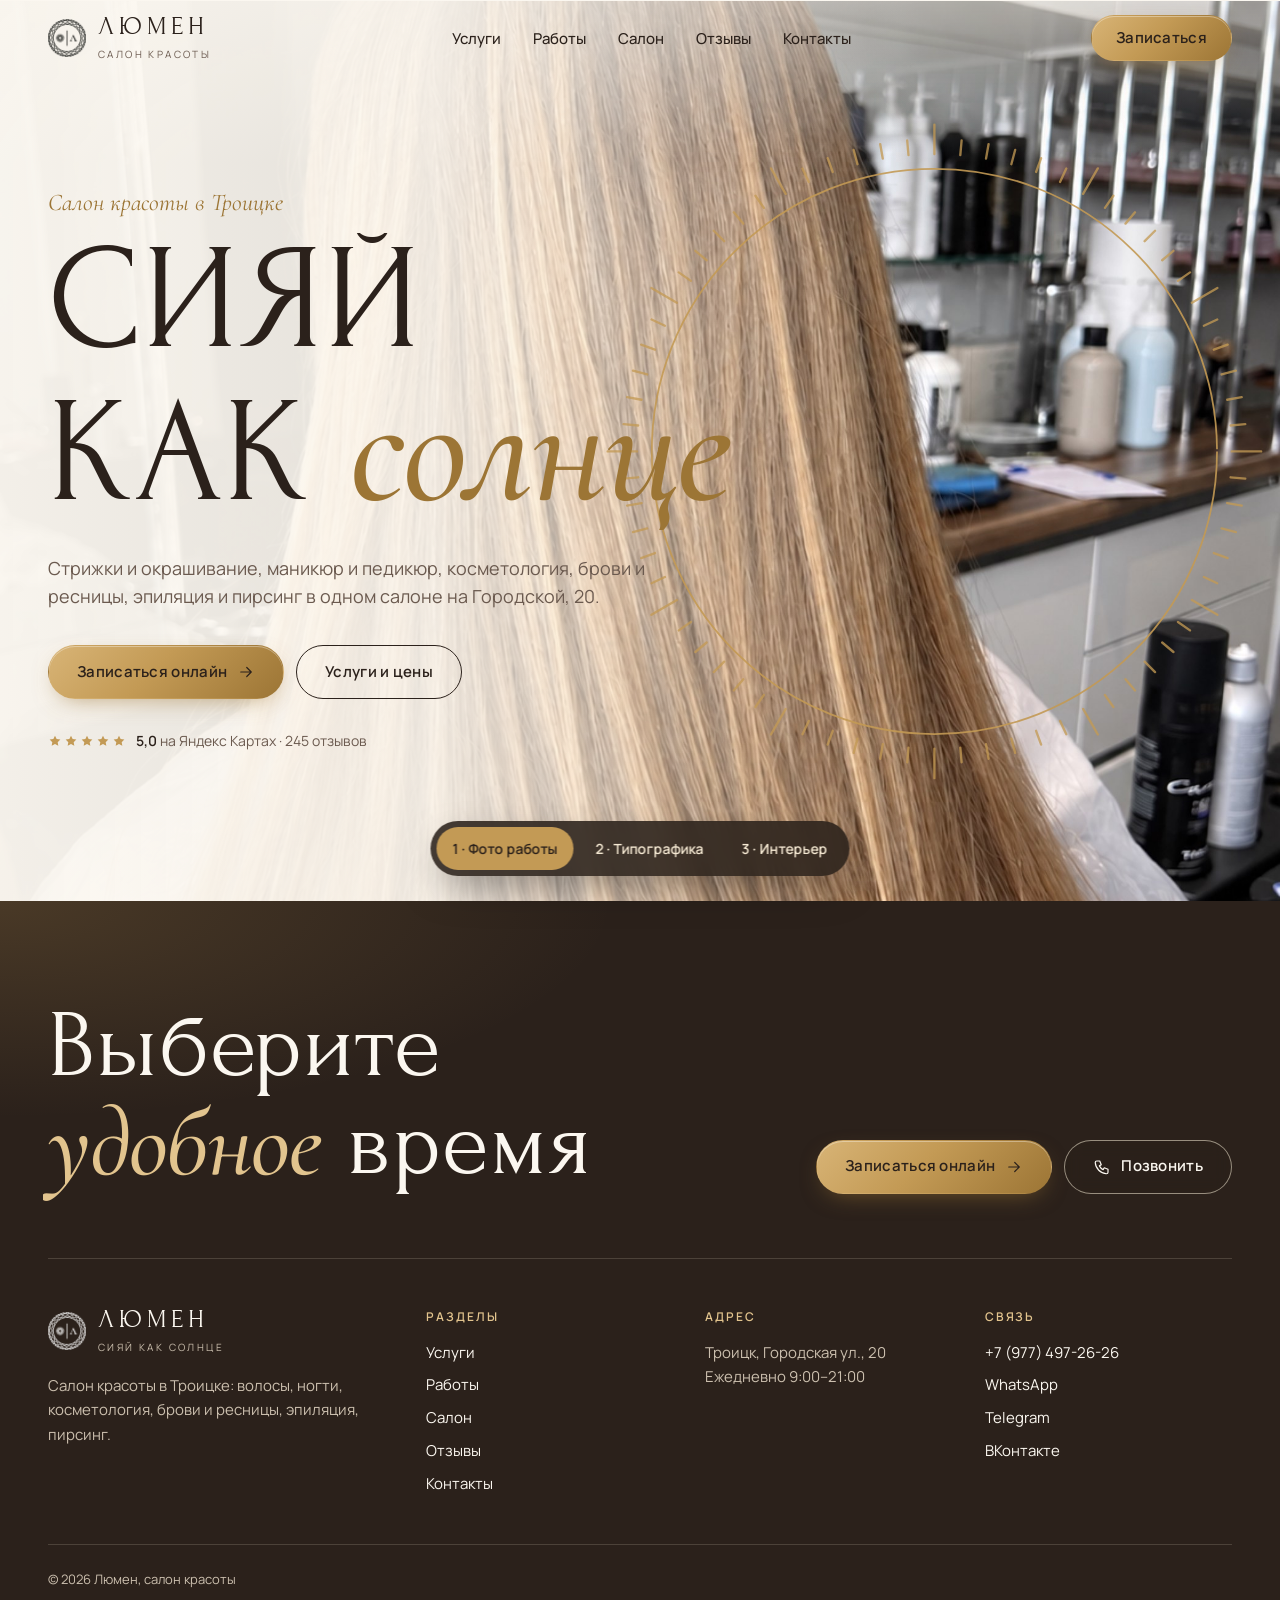
<file: varianty.html>
<!doctype html>
<html lang="ru">
<head>
<meta charset="utf-8">
<meta name="viewport" content="width=device-width, initial-scale=1, viewport-fit=cover">
<title>Варианты первого экрана · Люмен</title>
<meta name="robots" content="noindex">
<meta name="description" content="Выбор первого экрана">
<meta name="theme-color" content="#3a2e27">
<meta property="og:title" content="Варианты первого экрана · Люмен">
<meta property="og:description" content="Выбор первого экрана">
<meta property="og:image" content="assets/img/salon/salon-03.jpg">
<link rel="icon" href="assets/img/favicon.png">
<link rel="preconnect" href="https://fonts.googleapis.com">
<link rel="preconnect" href="https://fonts.gstatic.com" crossorigin>
<link href="https://fonts.googleapis.com/css2?family=Cormorant+Garamond:ital,wght@1,500&family=Forum&family=Manrope:wght@400;500;600&display=swap&subset=cyrillic" rel="stylesheet">
<link rel="stylesheet" href="assets/css/site.css">
<script>document.documentElement.classList.add('js')</script>
</head>
<body class="has-hero hero-light">
<div class="curtain" aria-hidden="true"><img src="assets/img/mark.png" alt="" width="311" height="312"></div>
<script>try{if(sessionStorage.getItem('lnav')){document.querySelector('.curtain').classList.add('is-enter');sessionStorage.removeItem('lnav')}}catch(e){}</script>
<a class="skip" href="#main">К содержанию</a>
<header class="header">
  <div class="wrap">
    <a class="brand" href="index.html" aria-label="Люмен, на главную">
      <img src="assets/img/mark.png" alt="" width="311" height="312">
      <span><span class="brand__name">ЛЮМЕН</span><span class="brand__sub">салон красоты</span></span>
    </a>
    <nav class="nav" aria-label="Основное меню"><ul><li><a href="uslugi.html">Услуги</a></li><li><a href="raboty.html">Работы</a></li><li><a href="salon.html">Салон</a></li><li><a href="otzyvy.html">Отзывы</a></li><li><a href="kontakty.html">Контакты</a></li></ul></nav>
    <a class="btn btn--gold header__cta" href="https://n207666.yclients.com/company/207418/personal/menu?o=" target="_blank" rel="noopener">Записаться</a>
    <button class="burger" type="button" aria-expanded="false" aria-controls="menu" aria-label="Открыть меню"><span></span><span></span></button>
  </div>
</header>
<div class="menu" id="menu" aria-hidden="true">
  <nav aria-label="Меню"><ul><li><a href="index.html" style="--i:0">Главная <small>люмен</small></a></li><li><a href="uslugi.html" style="--i:1">Услуги <small>цены</small></a></li><li><a href="raboty.html" style="--i:2">Работы <small>фото</small></a></li><li><a href="salon.html" style="--i:3">Салон <small>интерьер</small></a></li><li><a href="otzyvy.html" style="--i:4">Отзывы <small>5,0</small></a></li><li><a href="kontakty.html" style="--i:5">Контакты <small>адрес</small></a></li></ul></nav>
  <div class="menu__foot">
    <a class="btn btn--gold" href="https://n207666.yclients.com/company/207418/personal/menu?o=" target="_blank" rel="noopener">Записаться онлайн</a>
    <a href="tel:+79774972626">+7 (977) 497-26-26</a>
    <span>Троицк, Городская ул., 20. Ежедневно 9:00–21:00</span>
  </div>
</div>
<main id="main">

<section class="hv hv1" id="v1" aria-label="Вариант 1">
  <div class="hv1__media" data-parallax="0.12"><img src="assets/img/works/hair-09.jpg" alt="Длинные волосы после тонирования в салоне Люмен" width="2080" height="2600" fetchpriority="high" decoding="async"></div>
  <div class="hv1__shade"></div>
  <div class="sun" aria-hidden="true"><svg viewBox="0 0 200 200"><g class="sun__spin"><circle class="sun__ring" cx="100" cy="100" r="96" pathLength="1"/><path class="sun__rays" d="M201.00 100.00L211.00 100.00M200.62 108.80L205.60 109.24M199.47 117.54L204.39 118.41M197.56 126.14L202.39 127.43M194.91 134.54L199.61 136.25M191.54 142.68L196.07 144.80M187.47 150.50L196.13 155.50M182.73 157.93L186.83 160.80M177.37 164.92L181.20 168.14M171.42 171.42L174.95 174.95M164.92 177.37L168.14 181.20M157.93 182.73L160.80 186.83M150.50 187.47L155.50 196.13M142.68 191.54L144.80 196.07M134.54 194.91L136.25 199.61M126.14 197.56L127.43 202.39M117.54 199.47L118.41 204.39M108.80 200.62L109.24 205.60M100.00 201.00L100.00 211.00M91.20 200.62L90.76 205.60M82.46 199.47L81.59 204.39M73.86 197.56L72.57 202.39M65.46 194.91L63.75 199.61M57.32 191.54L55.20 196.07M49.50 187.47L44.50 196.13M42.07 182.73L39.20 186.83M35.08 177.37L31.86 181.20M28.58 171.42L25.05 174.95M22.63 164.92L18.80 168.14M17.27 157.93L13.17 160.80M12.53 150.50L3.87 155.50M8.46 142.68L3.93 144.80M5.09 134.54L0.39 136.25M2.44 126.14L-2.39 127.43M0.53 117.54L-4.39 118.41M-0.62 108.80L-5.60 109.24M-1.00 100.00L-11.00 100.00M-0.62 91.20L-5.60 90.76M0.53 82.46L-4.39 81.59M2.44 73.86L-2.39 72.57M5.09 65.46L0.39 63.75M8.46 57.32L3.93 55.20M12.53 49.50L3.87 44.50M17.27 42.07L13.17 39.20M22.63 35.08L18.80 31.86M28.58 28.58L25.05 25.05M35.08 22.63L31.86 18.80M42.07 17.27L39.20 13.17M49.50 12.53L44.50 3.87M57.32 8.46L55.20 3.93M65.46 5.09L63.75 0.39M73.86 2.44L72.57 -2.39M82.46 0.53L81.59 -4.39M91.20 -0.62L90.76 -5.60M100.00 -1.00L100.00 -11.00M108.80 -0.62L109.24 -5.60M117.54 0.53L118.41 -4.39M126.14 2.44L127.43 -2.39M134.54 5.09L136.25 0.39M142.68 8.46L144.80 3.93M150.50 12.53L155.50 3.87M157.93 17.27L160.80 13.17M164.92 22.63L168.14 18.80M171.42 28.58L174.95 25.05M177.37 35.08L181.20 31.86M182.73 42.07L186.83 39.20M187.47 49.50L196.13 44.50M191.54 57.32L196.07 55.20M194.91 65.46L199.61 63.75M197.56 73.86L202.39 72.57M199.47 82.46L204.39 81.59M200.62 91.20L205.60 90.76" pathLength="1"/></g></svg></div>
  <div class="wrap hero__inner">
    <p class="kicker hero__fade" style="--i:0">Салон красоты в Троицке</p>
    <h1 class="h1"><span class="hero__line"><span style="--i:0">Сияй</span></span><span class="hero__line"><span style="--i:1">как <em>солнце</em></span></span></h1>
    <p class="lead hero__fade" style="--i:1;margin-top:24px">Стрижки и окрашивание, маникюр и педикюр, косметология, брови и ресницы, эпиляция и пирсинг в одном салоне на Городской, 20.</p>
    <div class="hero__actions hero__fade" style="--i:2">
      <a class="btn btn--gold" href="https://n207666.yclients.com/company/207418/personal/menu?o=" target="_blank" rel="noopener">Записаться онлайн <svg viewBox="0 0 24 24" fill="none" stroke="currentColor" stroke-width="1.6" stroke-linecap="round" stroke-linejoin="round" aria-hidden="true"><path d="M5 12h14M13 6l6 6-6 6"/></svg></a>
      <a class="btn btn--line" href="uslugi.html">Услуги и цены</a>
    </div>
    <a class="hero__rating hero__fade" style="--i:3" href="https://yandex.ru/maps/org/lyumen/181692772645/reviews/" target="_blank" rel="noopener"><span class="stars" aria-hidden="true"><svg viewBox="0 0 24 24" fill="currentColor" aria-hidden="true"><path d="M12 2.8l2.8 5.8 6.4.9-4.6 4.5 1.1 6.3L12 17.3l-5.7 3 1.1-6.3L2.8 9.5l6.4-.9z"/></svg><svg viewBox="0 0 24 24" fill="currentColor" aria-hidden="true"><path d="M12 2.8l2.8 5.8 6.4.9-4.6 4.5 1.1 6.3L12 17.3l-5.7 3 1.1-6.3L2.8 9.5l6.4-.9z"/></svg><svg viewBox="0 0 24 24" fill="currentColor" aria-hidden="true"><path d="M12 2.8l2.8 5.8 6.4.9-4.6 4.5 1.1 6.3L12 17.3l-5.7 3 1.1-6.3L2.8 9.5l6.4-.9z"/></svg><svg viewBox="0 0 24 24" fill="currentColor" aria-hidden="true"><path d="M12 2.8l2.8 5.8 6.4.9-4.6 4.5 1.1 6.3L12 17.3l-5.7 3 1.1-6.3L2.8 9.5l6.4-.9z"/></svg><svg viewBox="0 0 24 24" fill="currentColor" aria-hidden="true"><path d="M12 2.8l2.8 5.8 6.4.9-4.6 4.5 1.1 6.3L12 17.3l-5.7 3 1.1-6.3L2.8 9.5l6.4-.9z"/></svg></span><span><b data-count="5,0">5,0</b> на Яндекс Картах · <span data-count="245">245</span> отзывов</span></a></div>
</section>
<section class="hv hv2" id="v2" aria-label="Вариант 2" hidden>
  <div class="sun" aria-hidden="true"><svg viewBox="0 0 200 200"><g class="sun__spin"><circle class="sun__ring" cx="100" cy="100" r="96" pathLength="1"/><path class="sun__rays" d="M201.00 100.00L211.00 100.00M200.62 108.80L205.60 109.24M199.47 117.54L204.39 118.41M197.56 126.14L202.39 127.43M194.91 134.54L199.61 136.25M191.54 142.68L196.07 144.80M187.47 150.50L196.13 155.50M182.73 157.93L186.83 160.80M177.37 164.92L181.20 168.14M171.42 171.42L174.95 174.95M164.92 177.37L168.14 181.20M157.93 182.73L160.80 186.83M150.50 187.47L155.50 196.13M142.68 191.54L144.80 196.07M134.54 194.91L136.25 199.61M126.14 197.56L127.43 202.39M117.54 199.47L118.41 204.39M108.80 200.62L109.24 205.60M100.00 201.00L100.00 211.00M91.20 200.62L90.76 205.60M82.46 199.47L81.59 204.39M73.86 197.56L72.57 202.39M65.46 194.91L63.75 199.61M57.32 191.54L55.20 196.07M49.50 187.47L44.50 196.13M42.07 182.73L39.20 186.83M35.08 177.37L31.86 181.20M28.58 171.42L25.05 174.95M22.63 164.92L18.80 168.14M17.27 157.93L13.17 160.80M12.53 150.50L3.87 155.50M8.46 142.68L3.93 144.80M5.09 134.54L0.39 136.25M2.44 126.14L-2.39 127.43M0.53 117.54L-4.39 118.41M-0.62 108.80L-5.60 109.24M-1.00 100.00L-11.00 100.00M-0.62 91.20L-5.60 90.76M0.53 82.46L-4.39 81.59M2.44 73.86L-2.39 72.57M5.09 65.46L0.39 63.75M8.46 57.32L3.93 55.20M12.53 49.50L3.87 44.50M17.27 42.07L13.17 39.20M22.63 35.08L18.80 31.86M28.58 28.58L25.05 25.05M35.08 22.63L31.86 18.80M42.07 17.27L39.20 13.17M49.50 12.53L44.50 3.87M57.32 8.46L55.20 3.93M65.46 5.09L63.75 0.39M73.86 2.44L72.57 -2.39M82.46 0.53L81.59 -4.39M91.20 -0.62L90.76 -5.60M100.00 -1.00L100.00 -11.00M108.80 -0.62L109.24 -5.60M117.54 0.53L118.41 -4.39M126.14 2.44L127.43 -2.39M134.54 5.09L136.25 0.39M142.68 8.46L144.80 3.93M150.50 12.53L155.50 3.87M157.93 17.27L160.80 13.17M164.92 22.63L168.14 18.80M171.42 28.58L174.95 25.05M177.37 35.08L181.20 31.86M182.73 42.07L186.83 39.20M187.47 49.50L196.13 44.50M191.54 57.32L196.07 55.20M194.91 65.46L199.61 63.75M197.56 73.86L202.39 72.57M199.47 82.46L204.39 81.59M200.62 91.20L205.60 90.76" pathLength="1"/></g></svg></div>
  <div class="hv2__ph hv2__ph--1"><div class="glow "><img src="assets/img/works/nails-04.jpg" alt="Маникюр с цветочной росписью" width="1200" height="1600" loading="lazy" decoding="async"></div></div>
  <div class="hv2__ph hv2__ph--2"><div class="glow "><img src="assets/img/works/hair-01.jpg" alt="Светлое каре" width="1200" height="1600" loading="lazy" decoding="async"></div></div>
  <div class="hv2__ph hv2__ph--3"><div class="glow "><img src="assets/img/works/piercing-02.jpg" alt="Несколько проколов в ухе" width="1200" height="1600" loading="lazy" decoding="async"></div></div>
  <div class="hv2__ph hv2__ph--4"><div class="glow "><img src="assets/img/works/brows-04.jpg" alt="Ресницы после ламинирования" width="1600" height="1518" loading="lazy" decoding="async"></div></div>
  <div class="hv2__center">
    <p class="kicker hero__fade" style="--i:0">Салон красоты в Троицке</p>
    <h1 class="h1"><span class="hero__line"><span style="--i:0">Сияй</span></span><span class="hero__line"><span style="--i:1">как <em>солнце</em></span></span></h1>
    <p class="lead hero__fade" style="--i:1;margin-top:24px">Стрижки и окрашивание, маникюр и педикюр, косметология, брови и ресницы, эпиляция и пирсинг в одном салоне на Городской, 20.</p>
    <div class="hero__actions hero__fade" style="--i:2">
      <a class="btn btn--gold" href="https://n207666.yclients.com/company/207418/personal/menu?o=" target="_blank" rel="noopener">Записаться онлайн <svg viewBox="0 0 24 24" fill="none" stroke="currentColor" stroke-width="1.6" stroke-linecap="round" stroke-linejoin="round" aria-hidden="true"><path d="M5 12h14M13 6l6 6-6 6"/></svg></a>
      <a class="btn btn--line" href="uslugi.html">Услуги и цены</a>
    </div>
    <a class="hero__rating hero__fade" style="--i:3" href="https://yandex.ru/maps/org/lyumen/181692772645/reviews/" target="_blank" rel="noopener"><span class="stars" aria-hidden="true"><svg viewBox="0 0 24 24" fill="currentColor" aria-hidden="true"><path d="M12 2.8l2.8 5.8 6.4.9-4.6 4.5 1.1 6.3L12 17.3l-5.7 3 1.1-6.3L2.8 9.5l6.4-.9z"/></svg><svg viewBox="0 0 24 24" fill="currentColor" aria-hidden="true"><path d="M12 2.8l2.8 5.8 6.4.9-4.6 4.5 1.1 6.3L12 17.3l-5.7 3 1.1-6.3L2.8 9.5l6.4-.9z"/></svg><svg viewBox="0 0 24 24" fill="currentColor" aria-hidden="true"><path d="M12 2.8l2.8 5.8 6.4.9-4.6 4.5 1.1 6.3L12 17.3l-5.7 3 1.1-6.3L2.8 9.5l6.4-.9z"/></svg><svg viewBox="0 0 24 24" fill="currentColor" aria-hidden="true"><path d="M12 2.8l2.8 5.8 6.4.9-4.6 4.5 1.1 6.3L12 17.3l-5.7 3 1.1-6.3L2.8 9.5l6.4-.9z"/></svg><svg viewBox="0 0 24 24" fill="currentColor" aria-hidden="true"><path d="M12 2.8l2.8 5.8 6.4.9-4.6 4.5 1.1 6.3L12 17.3l-5.7 3 1.1-6.3L2.8 9.5l6.4-.9z"/></svg></span><span><b data-count="5,0">5,0</b> на Яндекс Картах · <span data-count="245">245</span> отзывов</span></a></div>
</section>
<section class="hv hv3" id="v3" aria-label="Вариант 3" hidden>
  <div class="hv3__media" data-parallax="0.12"><img src="assets/img/salon/salon-01.jpg" alt="Косметологическая зона в салоне Люмен" width="2600" height="2592" loading="lazy" decoding="async"></div>
  <div class="hv3__card">
    <p class="kicker hero__fade" style="--i:0">Салон красоты в Троицке</p>
    <h1 class="h1"><span class="hero__line"><span style="--i:0">Сияй</span></span><span class="hero__line"><span style="--i:1">как <em>солнце</em></span></span></h1>
    <p class="lead hero__fade" style="--i:1;margin-top:24px">Стрижки и окрашивание, маникюр и педикюр, косметология, брови и ресницы, эпиляция и пирсинг в одном салоне на Городской, 20.</p>
    <div class="hero__actions hero__fade" style="--i:2">
      <a class="btn btn--gold" href="https://n207666.yclients.com/company/207418/personal/menu?o=" target="_blank" rel="noopener">Записаться онлайн <svg viewBox="0 0 24 24" fill="none" stroke="currentColor" stroke-width="1.6" stroke-linecap="round" stroke-linejoin="round" aria-hidden="true"><path d="M5 12h14M13 6l6 6-6 6"/></svg></a>
      <a class="btn btn--line" href="uslugi.html">Услуги и цены</a>
    </div>
    <a class="hero__rating hero__fade" style="--i:3" href="https://yandex.ru/maps/org/lyumen/181692772645/reviews/" target="_blank" rel="noopener"><span class="stars" aria-hidden="true"><svg viewBox="0 0 24 24" fill="currentColor" aria-hidden="true"><path d="M12 2.8l2.8 5.8 6.4.9-4.6 4.5 1.1 6.3L12 17.3l-5.7 3 1.1-6.3L2.8 9.5l6.4-.9z"/></svg><svg viewBox="0 0 24 24" fill="currentColor" aria-hidden="true"><path d="M12 2.8l2.8 5.8 6.4.9-4.6 4.5 1.1 6.3L12 17.3l-5.7 3 1.1-6.3L2.8 9.5l6.4-.9z"/></svg><svg viewBox="0 0 24 24" fill="currentColor" aria-hidden="true"><path d="M12 2.8l2.8 5.8 6.4.9-4.6 4.5 1.1 6.3L12 17.3l-5.7 3 1.1-6.3L2.8 9.5l6.4-.9z"/></svg><svg viewBox="0 0 24 24" fill="currentColor" aria-hidden="true"><path d="M12 2.8l2.8 5.8 6.4.9-4.6 4.5 1.1 6.3L12 17.3l-5.7 3 1.1-6.3L2.8 9.5l6.4-.9z"/></svg><svg viewBox="0 0 24 24" fill="currentColor" aria-hidden="true"><path d="M12 2.8l2.8 5.8 6.4.9-4.6 4.5 1.1 6.3L12 17.3l-5.7 3 1.1-6.3L2.8 9.5l6.4-.9z"/></svg></span><span><b data-count="5,0">5,0</b> на Яндекс Картах · <span data-count="245">245</span> отзывов</span></a></div>
</section>
<div class="hv-switch" role="group" aria-label="Варианты первого экрана">
  <button type="button" aria-pressed="true" data-v="v1">1 · Фото работы</button>
  <button type="button" aria-pressed="false" data-v="v2">2 · Типографика</button>
  <button type="button" aria-pressed="false" data-v="v3">3 · Интерьер</button>
</div>
</main>
<footer class="footer">
  <div class="wrap">
    <div class="footer__cta">
      <h2 class="h2" data-split>Выберите <em>удобное</em> время</h2>
      <div class="footer__actions" data-reveal style="--i:1">
        <a class="btn btn--gold" href="https://n207666.yclients.com/company/207418/personal/menu?o=" target="_blank" rel="noopener">Записаться онлайн <svg viewBox="0 0 24 24" fill="none" stroke="currentColor" stroke-width="1.6" stroke-linecap="round" stroke-linejoin="round" aria-hidden="true"><path d="M5 12h14M13 6l6 6-6 6"/></svg></a>
        <a class="btn btn--glass" href="tel:+79774972626"><svg viewBox="0 0 24 24" fill="none" stroke="currentColor" stroke-width="1.6" stroke-linecap="round" stroke-linejoin="round" aria-hidden="true"><path d="M5 4h4l2 5-2.5 1.5a11 11 0 0 0 5 5L15 13l5 2v4a2 2 0 0 1-2 2A16 16 0 0 1 3 6a2 2 0 0 1 2-2"/></svg> Позвонить</a>
      </div>
    </div>
    <div class="footer__grid">
      <div class="footer__brand">
        <a class="brand" href="index.html" aria-label="Люмен, на главную">
          <img src="assets/img/mark.png" alt="" width="311" height="312" loading="lazy">
          <span><span class="brand__name">ЛЮМЕН</span><span class="brand__sub">сияй как солнце</span></span>
        </a>
        <p>Салон красоты в Троицке: волосы, ногти, косметология, брови и ресницы, эпиляция, пирсинг.</p>
      </div>
      <div><h3>Разделы</h3><ul><li><a href="uslugi.html">Услуги</a></li><li><a href="raboty.html">Работы</a></li><li><a href="salon.html">Салон</a></li><li><a href="otzyvy.html">Отзывы</a></li><li><a href="kontakty.html">Контакты</a></li></ul></div>
      <div><h3>Адрес</h3><p>Троицк, Городская ул., 20<br>Ежедневно <span class="nowrap">9:00–21:00</span></p></div>
      <div><h3>Связь</h3><ul><li><a href="tel:+79774972626">+7 (977) 497-26-26</a></li><li><a href="https://wa.me/79774972626" target="_blank" rel="noopener">WhatsApp</a></li><li><a href="https://t.me/salonSundex" target="_blank" rel="noopener">Telegram</a></li><li><a href="https://vk.ru/Lumensalon" target="_blank" rel="noopener">ВКонтакте</a></li></ul></div>
    </div>
    <div class="footer__bottom">© 2026 Люмен, салон красоты</div>
  </div>
</footer>
<div class="booking-bar">
  <a class="btn btn--gold" href="https://n207666.yclients.com/company/207418/personal/menu?o=" target="_blank" rel="noopener">Записаться онлайн</a>
  <a class="call" href="tel:+79774972626" aria-label="Позвонить +7 (977) 497-26-26"><svg viewBox="0 0 24 24" fill="none" stroke="currentColor" stroke-width="1.6" stroke-linecap="round" stroke-linejoin="round" aria-hidden="true"><path d="M5 4h4l2 5-2.5 1.5a11 11 0 0 0 5 5L15 13l5 2v4a2 2 0 0 1-2 2A16 16 0 0 1 3 6a2 2 0 0 1 2-2"/></svg></a>
</div>
<script src="assets/js/site.js" defer></script>
<script src="assets/js/scroll-fx.js" defer></script>
<script>
document.querySelectorAll('.hv-switch button').forEach(function (b) {
  b.addEventListener('click', function () {
    document.querySelectorAll('.hv-switch button').forEach(function (x) { x.setAttribute('aria-pressed', x === b); });
    document.querySelectorAll('.hv').forEach(function (s) { s.hidden = s.id !== b.dataset.v; });
    window.scrollTo(0, 0);
  });
});
</script>
</body>
</html>
</file>
<file: assets/css/site.css>
/* Люмен, салон красоты, Троицк. Версия 2.
   Палитра смешанная: эспрессо, какао, песок, овсяный, золотистый крем (пример Влада)
   + мох (стена в салоне) и золото (пожелание Евгении). Розового нет.
   Шрифты: Forum (капители), Cormorant Garamond курсив (акцентные слова), Manrope (текст).
   Подпись: золотое «солнце» из логотипа и золотое свечение по краям фото. */

:root {
  --ink: #2b211b;
  --espresso: #544339;
  --espresso-deep: #3a2e27;
  --cocoa: #8a6c5f;
  --sand: #bfa38a;
  --oat: #e0d9cf;
  --glow: #f5e9d3;
  --paper: #fbf7f0;
  --white: #ffffff;
  --moss: #3e4b34;
  --moss-deep: #2c3626;
  --gold: #c39a55;
  --gold-soft: #e2c48e;
  --gold-deep: #9c7535;
  --line: #d9cfc1;
  --line-dark: rgba(245, 233, 211, 0.16);
  --muted: #6b5a4f;
  --muted-light: #cbbfae;

  --font-display: "Forum", "Times New Roman", serif;
  --font-accent: "Cormorant Garamond", Georgia, serif;
  --font-body: "Manrope", system-ui, -apple-system, sans-serif;

  --r-sm: 12px;
  --r: 20px;
  --r-lg: 28px;

  --glow-rest: 0 0 0 1px rgba(195, 154, 85, 0.35), 0 18px 40px -22px rgba(84, 67, 57, 0.55);
  --glow-hot: 0 0 0 1px rgba(226, 196, 142, 0.9), 0 0 32px 2px rgba(226, 196, 142, 0.45), 0 24px 60px -20px rgba(58, 46, 39, 0.6);

  --ease-out: cubic-bezier(0.23, 1, 0.32, 1);
  --ease-drawer: cubic-bezier(0.32, 0.72, 0, 1);
  --ease-in-out: cubic-bezier(0.77, 0, 0.175, 1);

  --header-h: 64px;
  --wrap: 1440px;
  --gutter: 20px;
}
@media (min-width: 900px) { :root { --header-h: 76px; --gutter: 48px; } }

*, *::before, *::after { box-sizing: border-box; }
html { scroll-behavior: smooth; -webkit-text-size-adjust: 100%; scroll-padding-top: calc(var(--header-h) + 16px); }
body {
  margin: 0; background: var(--paper); color: var(--ink);
  font-family: var(--font-body); font-size: 16px; line-height: 1.65;
  -webkit-font-smoothing: antialiased; -webkit-tap-highlight-color: transparent;
  padding-bottom: calc(76px + env(safe-area-inset-bottom));
  overflow-x: clip;
}
@media (min-width: 900px) { body { padding-bottom: 0; } }
body.menu-open { overflow: hidden; }
img { display: block; max-width: 100%; height: auto; }
a { color: inherit; }
button { font: inherit; color: inherit; }
:focus-visible { outline: 2px solid var(--gold); outline-offset: 3px; border-radius: 6px; }
.wrap { width: 100%; max-width: var(--wrap); margin: 0 auto; padding: 0 var(--gutter); }
.visually-hidden { position: absolute !important; width: 1px; height: 1px; overflow: hidden; clip: rect(0 0 0 0); white-space: nowrap; }
.skip { position: absolute; left: 12px; top: -60px; z-index: 100; background: var(--ink); color: var(--paper); padding: 10px 16px; border-radius: var(--r-sm); }
.skip:focus { top: 12px; }
.nowrap { white-space: nowrap; }

/* ---------- Типографика ---------- */
.h1, .h2, .h3 { font-family: var(--font-display); font-weight: 400; margin: 0; letter-spacing: 0.01em; line-height: 1.02; text-wrap: balance; }
.h1 { font-size: clamp(58px, 14vw, 150px); text-transform: uppercase; line-height: 0.9; }
.h2 { font-size: clamp(38px, 6.6vw, 72px); }
.h3 { font-size: 26px; line-height: 1.15; }
.h1 em, .h2 em, .h3 em {
  font-family: var(--font-accent); font-style: italic; font-weight: 500;
  text-transform: none; letter-spacing: -0.01em; color: var(--gold-deep);
}
.h1 em { font-size: 1.06em; }
.lead { font-size: 17px; line-height: 1.6; color: var(--muted); max-width: 34em; margin: 0; }
@media (min-width: 900px) { .lead { font-size: 18px; } }
.kicker { font-family: var(--font-accent); font-style: italic; font-size: 24px; color: var(--gold-deep); margin: 0 0 10px; }

/* ---------- Кнопки: золото с бликом и подсветкой ---------- */
.btn {
  position: relative; overflow: hidden; isolation: isolate;
  display: inline-flex; align-items: center; justify-content: center; gap: 10px;
  min-height: 54px; padding: 0 28px; border-radius: 999px; border: 1px solid transparent;
  font-size: 15px; font-weight: 600; letter-spacing: 0.02em; text-decoration: none; cursor: pointer; white-space: nowrap;
  transition: transform 160ms var(--ease-out), box-shadow 300ms ease, background-color 200ms ease, color 200ms ease, border-color 200ms ease;
}
.btn:active { transform: scale(0.97); }
.btn svg { width: 18px; height: 18px; flex: none; transition: transform 250ms var(--ease-out); }
.btn--gold {
  background: linear-gradient(135deg, #d8b476 0%, var(--gold) 45%, var(--gold-deep) 100%);
  color: var(--ink);
  box-shadow: 0 8px 24px -10px rgba(156, 117, 53, 0.7), inset 0 1px 0 rgba(255, 255, 255, 0.35);
}
.btn--gold::after {
  content: ""; position: absolute; inset: 0; z-index: -1;
  background: linear-gradient(105deg, transparent 30%, rgba(255, 246, 225, 0.4) 48%, transparent 66%);
  transform: translateX(-110%);
}
.btn--gold.is-shine::after { animation: shine 1100ms var(--ease-in-out) 1; }
@keyframes shine { to { transform: translateX(110%); } }
.btn--line { border-color: currentColor; background: transparent; }
.btn--glass { border-color: rgba(245, 233, 211, 0.55); color: var(--paper); background: rgba(43, 33, 27, 0.25); backdrop-filter: blur(8px); -webkit-backdrop-filter: blur(8px); }
@media (hover: hover) and (pointer: fine) {
  .btn--gold:hover { box-shadow: 0 0 0 1px rgba(226, 196, 142, 0.45), 0 0 14px rgba(226, 196, 142, 0.25), 0 10px 24px -12px rgba(156, 117, 53, 0.6); }
  .btn--gold:hover::after { animation: shine 900ms var(--ease-in-out) 1; }
  .btn:hover svg { transform: translateX(4px); }
  .btn--line:hover { background: var(--ink); color: var(--paper); border-color: var(--ink); }
  .btn--glass:hover { background: var(--paper); color: var(--ink); border-color: var(--paper); }
}
.link-arrow { display: inline-flex; align-items: center; gap: 8px; font-weight: 600; font-size: 15px; text-decoration: none; border-bottom: 1px solid currentColor; padding-bottom: 2px; }
.link-arrow svg { width: 16px; height: 16px; transition: transform 200ms var(--ease-out); }
@media (hover: hover) and (pointer: fine) { .link-arrow:hover svg { transform: translateX(4px); } }

/* ---------- Свечение фото ---------- */
.glow { position: relative; border-radius: var(--r); overflow: hidden; box-shadow: var(--glow-rest); transition: box-shadow 400ms ease, transform 500ms var(--ease-out); background: var(--oat); }
.glow img { width: 100%; height: 100%; object-fit: cover; transition: transform 800ms var(--ease-out); }
.glow::after {
  content: ""; position: absolute; inset: 0; border-radius: inherit; pointer-events: none;
  box-shadow: inset 0 0 0 1px rgba(245, 233, 211, 0.25), inset 0 -60px 80px -60px rgba(195, 154, 85, 0.45);
  opacity: 0.6; transition: opacity 400ms ease;
}
@media (hover: hover) and (pointer: fine) {
  a:hover .glow, button.glow:hover, .glow:hover { box-shadow: var(--glow-hot); transform: translateY(-4px); }
  a:hover .glow img, button.glow:hover img, .glow:hover img { transform: scale(1.05); }
  a:hover .glow::after, .glow:hover::after { opacity: 1; }
}

/* ---------- Верхняя полоса ---------- */
.topbar { background: var(--cocoa); color: var(--glow); font-size: 13px; position: relative; z-index: 41; }
.topbar .wrap { display: flex; justify-content: center; gap: 22px; min-height: 36px; align-items: center; }
.topbar a { text-decoration: none; }
.topbar__addr { display: none; }
@media (min-width: 700px) { .topbar__addr { display: inline; } .topbar .wrap { justify-content: space-between; } }

/* ---------- Шапка ---------- */
.header {
  position: sticky; top: 0; z-index: 40; color: var(--ink);
  background: rgba(251, 247, 240, 0.86); backdrop-filter: saturate(1.4) blur(14px); -webkit-backdrop-filter: saturate(1.4) blur(14px);
  border-bottom: 1px solid transparent; transition: border-color 200ms ease, background-color 300ms ease, color 300ms ease;
}
.header.is-scrolled { border-bottom-color: var(--line); }
.has-hero .header:not(.is-scrolled) { background: transparent; backdrop-filter: none; -webkit-backdrop-filter: none; color: var(--paper); }
.has-hero .header:not(.is-scrolled) .brand img { filter: invert(1) brightness(1.2); }
.has-hero .header:not(.is-scrolled) .brand__sub { color: var(--muted-light); }
.has-hero .header { margin-bottom: calc(var(--header-h) * -1); }
.header .wrap { display: flex; align-items: center; justify-content: space-between; height: var(--header-h); gap: 24px; }
.brand { display: flex; align-items: center; gap: 12px; text-decoration: none; }
.brand img { width: 38px; height: 42px; object-fit: contain; transition: filter 300ms ease; }
.brand__name { font-family: var(--font-display); font-size: 25px; letter-spacing: 0.2em; line-height: 1; }
.brand__sub { display: block; font-family: var(--font-body); font-size: 10px; letter-spacing: 0.24em; text-transform: uppercase; color: var(--muted); margin-top: 5px; transition: color 300ms ease; }
.nav { display: none; }
.nav ul { list-style: none; margin: 0; padding: 0; display: flex; gap: 32px; }
.nav a { text-decoration: none; font-size: 15px; font-weight: 500; position: relative; padding: 6px 0; }
.nav a::after { content: ""; position: absolute; left: 0; right: 0; bottom: 0; height: 1px; background: var(--gold); transform: scaleX(0); transform-origin: left; transition: transform 250ms var(--ease-out); }
.nav a[aria-current="page"]::after { transform: scaleX(1); }
@media (hover: hover) and (pointer: fine) { .nav a:hover::after { transform: scaleX(1); } }
.header__cta { display: none; }
@media (min-width: 900px) { .nav { display: block; } .header__cta { display: inline-flex; min-height: 46px; padding: 0 24px; } }
.burger { width: 48px; height: 48px; margin-right: -8px; border: 0; background: none; cursor: pointer; display: grid; place-items: center; position: relative; z-index: 60; }
@media (min-width: 900px) { .burger { display: none; } }
.burger span { position: absolute; left: 12px; right: 12px; height: 1.5px; background: currentColor; border-radius: 2px; transition: transform 300ms var(--ease-drawer); }
.burger span:nth-child(1) { transform: translateY(-5px); }
.burger span:nth-child(2) { transform: translateY(5px); }
.menu-open .burger span:nth-child(1) { transform: rotate(45deg); }
.menu-open .burger span:nth-child(2) { transform: rotate(-45deg); }

/* ---------- Мобильное меню ---------- */
.menu {
  position: fixed; inset: 0; z-index: 50; color: var(--paper);
  background: radial-gradient(120% 70% at 100% 0%, rgba(195, 154, 85, 0.28), transparent 60%), linear-gradient(180deg, var(--espresso) 0%, var(--espresso-deep) 100%);
  display: flex; flex-direction: column;
  padding: calc(var(--header-h) + 36px) var(--gutter) calc(32px + env(safe-area-inset-bottom));
  clip-path: circle(0% at calc(100% - 32px) 32px); visibility: hidden;
  transition: clip-path 420ms var(--ease-drawer), visibility 0s linear 420ms;
}
.menu-open .menu { clip-path: circle(150% at calc(100% - 32px) 32px); visibility: visible; transition: clip-path 700ms var(--ease-drawer), visibility 0s; }
.menu ul { list-style: none; margin: 0; padding: 0; }
.menu li { border-bottom: 1px solid var(--line-dark); overflow: hidden; }
.menu li a {
  display: flex; justify-content: space-between; align-items: baseline; font-family: var(--font-display); font-size: 40px; line-height: 1; padding: 18px 0; text-decoration: none;
  transform: translateY(105%); transition: transform 250ms var(--ease-out);
}
.menu li a small { font-family: var(--font-accent); font-style: italic; font-size: 20px; color: var(--gold-soft); }
.menu li a[aria-current="page"] { color: var(--gold-soft); }
.menu-open .menu li a { transform: none; transition: transform 700ms var(--ease-out); transition-delay: calc(180ms + var(--i) * 60ms); }
.menu__foot { margin-top: auto; display: grid; gap: 14px; font-size: 15px; color: var(--muted-light); opacity: 0; transform: translateY(12px); transition: opacity 200ms ease, transform 200ms ease; }
.menu-open .menu__foot { opacity: 1; transform: none; transition: opacity 500ms ease 550ms, transform 600ms var(--ease-out) 550ms; }
.menu__foot a:not(.btn) { color: var(--paper); text-decoration: none; }
.menu__foot .btn { width: 100%; }
.menu-open .header { z-index: 55; background: transparent !important; border-bottom-color: transparent; backdrop-filter: none !important; -webkit-backdrop-filter: none !important; color: var(--paper); }
.menu-open .header .brand img { filter: invert(1) brightness(1.2); }
.menu-open .header .brand__sub { color: var(--muted-light); }
.menu-open .booking-bar { transform: translateY(120%); }

/* ---------- Нижняя кнопка записи (телефон) ---------- */
.booking-bar {
  position: fixed; left: 0; right: 0; bottom: 0; z-index: 45; display: flex; gap: 10px;
  padding: 12px var(--gutter) calc(12px + env(safe-area-inset-bottom));
  background: rgba(251, 247, 240, 0.92); backdrop-filter: blur(14px); -webkit-backdrop-filter: blur(14px);
  border-top: 1px solid var(--line); transition: transform 300ms var(--ease-drawer);
}
.booking-bar .btn--gold { flex: 1; }
.booking-bar .call { width: 54px; height: 54px; flex: none; border-radius: 50%; border: 1px solid var(--ink); display: grid; place-items: center; transition: transform 160ms var(--ease-out); }
.booking-bar .call:active { transform: scale(0.95); }
.booking-bar .call svg { width: 20px; height: 20px; }
@media (min-width: 900px) { .booking-bar { display: none; } }

/* ---------- Секции ---------- */
.section { padding: 96px 0; position: relative; }
@media (min-width: 900px) { .section { padding: 140px 0; } }
.section--glow { background: var(--glow); }
.section--oat { background: var(--oat); }
.section--moss { background: var(--moss); color: var(--paper); }
.section--espresso { background: radial-gradient(90% 60% at 85% 0%, rgba(195, 154, 85, 0.22), transparent 60%), var(--espresso); color: var(--paper); }
.section--moss .lead, .section--espresso .lead { color: var(--muted-light); }
.section--moss .h2 em, .section--espresso .h2 em, .section--moss .kicker, .section--espresso .kicker { color: var(--gold-soft); }
.section__head { display: flex; flex-wrap: wrap; justify-content: space-between; align-items: end; gap: 20px 40px; margin-bottom: 48px; }
@media (min-width: 900px) { .section__head { margin-bottom: 64px; } }
.section__head .lead { margin-top: 16px; }

/* ---------- Главный экран на весь экран ---------- */
.hero { position: relative; min-height: 100svh; display: flex; align-items: flex-end; color: var(--paper); overflow: hidden; background: var(--espresso-deep); }
.hero__media { position: absolute; inset: -12% 0; }
.hero__media img { width: 100%; height: 100%; object-fit: cover; object-position: 74% 30%; transform: scale(1.12); will-change: transform; }
.hero__shade {
  position: absolute; inset: 0; pointer-events: none;
  background:
    linear-gradient(180deg, rgba(43, 33, 27, 0.55) 0%, rgba(43, 33, 27, 0) 22%),
    linear-gradient(0deg, rgba(43, 33, 27, 0.92) 0%, rgba(58, 46, 39, 0.55) 38%, rgba(58, 46, 39, 0) 70%),
    radial-gradient(80% 60% at 10% 100%, rgba(195, 154, 85, 0.28), transparent 70%);
}
@media (min-width: 900px) {
  .hero { align-items: center; }
  .hero__shade { background:
    linear-gradient(180deg, rgba(43, 33, 27, 0.5) 0%, rgba(43, 33, 27, 0) 20%),
    linear-gradient(90deg, rgba(43, 33, 27, 0.9) 0%, rgba(58, 46, 39, 0.6) 38%, rgba(58, 46, 39, 0) 68%),
    radial-gradient(60% 70% at 0% 70%, rgba(195, 154, 85, 0.3), transparent 70%); }
}
.hero__inner { position: relative; z-index: 2; padding-top: calc(var(--header-h) + 40px); padding-bottom: 56px; }
@media (min-width: 900px) { .hero__inner { padding-bottom: 80px; } }
.hero .h1 { color: var(--paper); }
.hero .h1 em { color: var(--gold-soft); display: inline-block; position: relative; }
.hero .lead { color: rgba(251, 247, 240, 0.86); margin-top: 26px; max-width: 30em; }
.hero__actions { display: flex; flex-wrap: wrap; gap: 12px; margin-top: 34px; }
.hero__rating { display: inline-flex; align-items: center; gap: 10px; margin-top: 30px; font-size: 14px; color: rgba(251, 247, 240, 0.8); text-decoration: none; }
.hero__rating b { color: var(--paper); font-weight: 600; }
.stars { display: inline-flex; gap: 2px; color: var(--gold); }
.stars svg { width: 14px; height: 14px; }
.hero__line { display: block; overflow: hidden; padding-bottom: 0.06em; }
.hero__line > span { display: block; }
.hero__scroll { position: absolute; right: var(--gutter); bottom: 32px; z-index: 2; display: none; align-items: center; gap: 12px; font-size: 12px; letter-spacing: 0.2em; text-transform: uppercase; color: rgba(251, 247, 240, 0.75); }
.hero__scroll i { width: 1px; height: 48px; background: linear-gradient(var(--gold-soft), transparent); animation: drip 2.2s var(--ease-in-out) infinite; transform-origin: top; }
@keyframes drip { 0% { transform: scaleY(0); } 50% { transform: scaleY(1); } 100% { transform: scaleY(1); opacity: 0; } }
@media (min-width: 900px) { .hero__scroll { display: flex; } }

/* Солнце-подпись */
.sun { position: absolute; z-index: 1; color: var(--gold-soft); pointer-events: none; width: min(78vw, 640px); right: -18vw; top: 10%; opacity: 0.9; }
@media (min-width: 900px) { .sun { right: 4%; top: 50%; width: min(46vw, 640px); margin-top: calc(min(46vw, 640px) / -2); } }
.sun svg { width: 100%; height: auto; overflow: visible; }
.sun__ring { fill: none; stroke: currentColor; stroke-width: 0.6; }
.sun__rays { fill: none; stroke: currentColor; stroke-width: 0.8; stroke-linecap: round; opacity: 0.85; }
.sun__spin { transform-origin: 50% 50%; transform-box: fill-box; }

.js .hero__line > span { transform: translateY(108%); }
.js .hero__fade { opacity: 0; transform: translateY(16px); }
.js .sun__ring, .js .sun__rays { stroke-dasharray: 1; stroke-dashoffset: 1; }
.is-loaded .hero__media img { transform: scale(1); transition: transform 2400ms var(--ease-out); }
.is-loaded .hero__line > span { transform: none; transition: transform 1100ms var(--ease-out); transition-delay: calc(250ms + var(--i) * 120ms); }
.is-loaded .hero__fade { opacity: 1; transform: none; transition: opacity 800ms ease, transform 900ms var(--ease-out); transition-delay: calc(700ms + var(--i) * 100ms); }
.is-loaded .sun__ring { stroke-dashoffset: 0; transition: stroke-dashoffset 2200ms var(--ease-out) 400ms; }
.is-loaded .sun__rays { stroke-dashoffset: 0; transition: stroke-dashoffset 2000ms var(--ease-out) 900ms; }
.is-loaded .sun__spin { animation: spin 160s linear 2.6s infinite; }
@keyframes spin { to { transform: rotate(360deg); } }

/* ---------- Бегущая строка ---------- */
.marquee { background: linear-gradient(90deg, var(--gold-deep), var(--gold) 50%, var(--gold-deep)); color: var(--ink); overflow: hidden; padding: 18px 0; }
.marquee__track { display: flex; width: max-content; animation: marquee 38s linear infinite; }
.marquee__group { display: flex; align-items: center; gap: 36px; padding-right: 36px; font-family: var(--font-display); font-size: 26px; text-transform: uppercase; letter-spacing: 0.08em; white-space: nowrap; }
.marquee__group i { font-family: var(--font-accent); font-style: italic; text-transform: none; font-size: 28px; letter-spacing: 0; color: var(--espresso-deep); }
@keyframes marquee { to { transform: translateX(-50%); } }
@media (hover: hover) { .marquee:hover .marquee__track { animation-play-state: paused; } }

/* ---------- Направления ---------- */
.dirs { display: grid; grid-template-columns: repeat(2, 1fr); gap: 14px; list-style: none; margin: 0; padding: 0; }
@media (min-width: 900px) { .dirs { grid-template-columns: repeat(12, 1fr); gap: 22px; } .dirs li:nth-child(1), .dirs li:nth-child(2) { grid-column: span 6; } .dirs li:nth-child(n+3) { grid-column: span 3; } }
.dir { text-decoration: none; display: block; color: var(--paper); }
.dir .glow { aspect-ratio: 3 / 4; }
@media (min-width: 900px) { .dirs li:nth-child(-n+2) .glow { aspect-ratio: 16 / 11; } }
.dir .glow img { position: absolute; inset: 0; }
.dir__over { position: absolute; inset: 0; z-index: 1; display: flex; flex-direction: column; justify-content: flex-end; padding: 18px; background: linear-gradient(0deg, rgba(43, 33, 27, 0.78) 0%, rgba(43, 33, 27, 0) 55%); }
@media (min-width: 900px) { .dir__over { padding: 26px; } }
.dir__name { font-family: var(--font-display); font-size: 24px; line-height: 1.05; }
@media (min-width: 900px) { .dir__name { font-size: 32px; } .dirs li:nth-child(-n+2) .dir__name { font-size: 44px; } }
.dir__count { font-family: var(--font-accent); font-style: italic; font-size: 18px; color: var(--gold-soft); margin-top: 4px; }

/* ---------- Салон ---------- */
.split { display: grid; grid-template-columns: minmax(0, 1fr); }
.split > * { min-width: 0; }
@media (min-width: 900px) { .split { grid-template-columns: 1fr 1fr; min-height: 760px; } }
.split__media { position: relative; min-height: 420px; overflow: hidden; }
.split__media img { position: absolute; inset: -8% 0 auto 0; width: 100%; height: 116%; object-fit: cover; will-change: transform; }
.split__duo { position: absolute; z-index: 1; left: var(--gutter); right: var(--gutter); bottom: 20px; display: grid; grid-template-columns: 1fr 1fr; gap: 12px; }
.split__duo .glow { aspect-ratio: 4 / 3; box-shadow: 0 0 0 1px rgba(226, 196, 142, 0.6), 0 20px 40px -16px rgba(20, 15, 12, 0.7); }
.split__duo .glow img { position: absolute; inset: 0; }
@media (min-width: 900px) { .split__duo { left: auto; right: 32px; bottom: 32px; width: min(62%, 460px); gap: 16px; } }
@media (max-width: 899px) { .split__media { min-height: 520px; } }
.split__text { padding: 72px var(--gutter); display: flex; flex-direction: column; justify-content: center; }
@media (min-width: 900px) { .split__text { padding: 96px 8vw 96px 6vw; } }
.split__text > * { max-width: 560px; }
.facts { list-style: none; margin: 32px 0 0; padding: 0; border-top: 1px solid var(--line-dark); }
.facts li { display: flex; justify-content: space-between; gap: 16px; padding: 14px 0; border-bottom: 1px solid var(--line-dark); font-size: 15px; }
.facts li span:first-child { color: var(--muted-light); }
.brands { margin-top: 30px; font-family: var(--font-display); font-size: 17px; letter-spacing: 0.12em; color: var(--gold-soft); line-height: 1.9; display: flex; flex-wrap: wrap; }
.brands span + span::before { content: "·"; margin: 0 12px; color: var(--muted-light); }
.split .link-arrow { margin-top: 34px; color: var(--paper); align-self: flex-start; }

/* ---------- Работы: колонки с параллаксом ---------- */
.float-cols { display: grid; grid-template-columns: repeat(2, 1fr); gap: 12px; }
.float-col { display: grid; gap: 12px; align-content: start; will-change: transform; }
.float-col .glow { aspect-ratio: 4 / 5; }
.float-col .glow img { position: absolute; inset: 0; }
.float-col:nth-child(2) { margin-top: 48px; }
.float-col:nth-child(3) { display: none; }
@media (min-width: 900px) {
  .float-cols { grid-template-columns: repeat(3, 1fr); gap: 24px; }
  .float-col { gap: 24px; }
  .float-col:nth-child(2) { margin-top: 120px; }
  .float-col:nth-child(3) { display: grid; margin-top: 40px; }
}

/* ---------- Отзывы: бегущая лента ---------- */
.rating-big { display: flex; align-items: center; gap: 18px; }
.rating-big__num { font-family: var(--font-display); font-size: 72px; line-height: 1; }
.rating-big p { margin: 0; font-size: 14px; color: var(--muted); }
.rev-marquee { overflow: hidden; -webkit-mask-image: linear-gradient(90deg, transparent, #000 6%, #000 94%, transparent); mask-image: linear-gradient(90deg, transparent, #000 6%, #000 94%, transparent); }
.rev-marquee__track { display: flex; gap: 20px; width: max-content; animation: marquee 70s linear infinite; padding: 24px 0; }
@media (hover: hover) { .rev-marquee:hover .rev-marquee__track { animation-play-state: paused; } }
.rev-marquee .review { width: min(82vw, 400px); flex: none; }
.review {
  background: var(--white); border-radius: var(--r); padding: 28px 26px; display: flex; flex-direction: column; gap: 18px; margin: 0;
  box-shadow: 0 0 0 1px rgba(191, 163, 138, 0.35), 0 20px 40px -26px rgba(84, 67, 57, 0.45);
  transition: box-shadow 400ms ease, transform 500ms var(--ease-out);
}
@media (hover: hover) and (pointer: fine) { .review:hover { box-shadow: var(--glow-hot); transform: translateY(-4px); } }
.review__q { font-family: var(--font-accent); font-size: 64px; line-height: 0.5; color: var(--gold); height: 22px; }
.review blockquote { margin: 0; font-size: 16px; line-height: 1.65; }
.review figcaption { margin-top: auto; display: flex; justify-content: space-between; align-items: center; gap: 12px; font-size: 14px; }
.review figcaption b { font-weight: 600; }
.review .stars svg { width: 13px; height: 13px; }
.reviews--all { columns: 1; column-gap: 22px; }
.reviews--all .review { break-inside: avoid; margin-bottom: 22px; }
@media (min-width: 760px) { .reviews--all { columns: 2; } }
@media (min-width: 1100px) { .reviews--all { columns: 3; } }
.review__text.is-clamped { display: -webkit-box; -webkit-line-clamp: 7; -webkit-box-orient: vertical; overflow: hidden; }
.review__more { align-self: flex-start; background: none; border: 0; padding: 0; cursor: pointer; font-weight: 600; font-size: 14px; border-bottom: 1px solid currentColor; }
.review__tag { font-family: var(--font-accent); font-style: italic; font-size: 19px; color: var(--cocoa); }

/* ---------- Подвал ---------- */
.footer { background: radial-gradient(80% 50% at 0% 0%, rgba(195, 154, 85, 0.2), transparent 60%), var(--ink); color: var(--paper); padding: 96px 0 32px; }
.footer__cta { display: grid; gap: 28px; padding-bottom: 64px; border-bottom: 1px solid var(--line-dark); }
@media (min-width: 900px) { .footer__cta { grid-template-columns: 1.2fr 1fr; align-items: end; } }
.footer__cta .h2 { font-size: clamp(44px, 7.5vw, 96px); }
.footer__cta .h2 em { color: var(--gold-soft); }
.footer__actions { display: flex; flex-wrap: wrap; gap: 12px; }
@media (min-width: 900px) { .footer__actions { justify-content: flex-end; } }
.footer__grid { display: grid; gap: 32px; padding: 48px 0; grid-template-columns: 1fr 1fr; }
@media (min-width: 900px) { .footer__grid { grid-template-columns: 1.4fr 1fr 1fr 1fr; } }
.footer__grid h3 { font-size: 12px; letter-spacing: 0.16em; text-transform: uppercase; color: var(--gold-soft); margin: 0 0 14px; font-weight: 600; }
.footer__grid ul { list-style: none; margin: 0; padding: 0; display: grid; gap: 8px; font-size: 15px; }
.footer__grid a { text-decoration: none; color: var(--paper); transition: color 200ms ease; }
.footer__grid p { margin: 0; color: var(--muted-light); font-size: 15px; }
@media (hover: hover) and (pointer: fine) { .footer__grid a:hover { color: var(--gold-soft); } }
.footer__brand { grid-column: 1 / -1; }
@media (min-width: 900px) { .footer__brand { grid-column: auto; } }
.footer__brand .brand img { filter: invert(1) brightness(1.2); }
.footer__brand .brand__sub { color: var(--muted-light); }
.footer__brand p { margin-top: 18px; max-width: 26em; }
.footer__bottom { font-size: 13px; color: var(--muted-light); padding-top: 24px; border-top: 1px solid var(--line-dark); }

/* ---------- Шапки внутренних страниц: фото на всю ширину ---------- */
.page-hero { position: relative; min-height: 58svh; display: flex; align-items: flex-end; color: var(--paper); overflow: hidden; background: var(--espresso-deep); }
@media (min-width: 900px) { .page-hero { min-height: 62svh; } }
.page-hero__media { position: absolute; inset: 0; }
.page-hero__media img { position: absolute; inset: -8% 0 auto 0; width: 100%; height: 116%; object-fit: cover; will-change: transform; }
.page-hero::after { content: ""; position: absolute; inset: 0; background: linear-gradient(180deg, rgba(43, 33, 27, 0.55) 0%, rgba(43, 33, 27, 0.2) 35%, rgba(43, 33, 27, 0.88) 100%), radial-gradient(70% 60% at 0% 100%, rgba(195, 154, 85, 0.3), transparent 70%); }
.page-hero .wrap { position: relative; z-index: 2; padding-top: calc(var(--header-h) + 60px); padding-bottom: 48px; }
.page-hero .h1 { font-size: clamp(54px, 12vw, 128px); }
.page-hero .h1 em { color: var(--gold-soft); }
.page-hero .lead { color: rgba(251, 247, 240, 0.85); margin-top: 20px; }
.crumbs { font-size: 13px; color: rgba(251, 247, 240, 0.7); margin-bottom: 18px; }
.crumbs a { text-decoration: none; }
.page-hero .rating-big p { color: rgba(251, 247, 240, 0.8); }

/* ---------- Услуги ---------- */
.svc-tools { position: sticky; top: var(--header-h); z-index: 30; background: var(--paper); border-bottom: 1px solid var(--line); box-shadow: 0 10px 30px -24px rgba(84, 67, 57, 0.5); }
.svc-tools .wrap { padding-top: 12px; padding-bottom: 12px; display: grid; gap: 10px; }
@media (min-width: 900px) { .svc-tools .wrap { grid-template-columns: 340px 1fr; align-items: center; gap: 20px; } .svc-tools .wrap > * { min-width: 0; } }
.search { position: relative; }
.search > svg { position: absolute; left: 16px; top: 50%; width: 18px; height: 18px; transform: translateY(-50%); color: var(--muted); pointer-events: none; }
.search input { width: 100%; height: 48px; border-radius: 999px; border: 1px solid var(--line); background: var(--white); padding: 0 44px 0 46px; font: inherit; font-size: 16px; color: var(--ink); transition: border-color 200ms ease, box-shadow 300ms ease; }
.search input:focus { outline: none; border-color: var(--gold); box-shadow: 0 0 0 4px rgba(195, 154, 85, 0.2); }
.search__clear { position: absolute; right: 6px; top: 50%; transform: translateY(-50%); width: 40px; height: 40px; border: 0; background: none; border-radius: 50%; cursor: pointer; display: none; place-items: center; }
.search__clear svg { width: 18px; height: 18px; }
.search.has-value .search__clear { display: grid; }
.chips { display: flex; gap: 8px; overflow-x: auto; scrollbar-width: none; margin: 0 calc(var(--gutter) * -1); padding: 2px var(--gutter); }
@media (min-width: 900px) { .chips { margin: 0; padding: 2px 0; } }
.chips::-webkit-scrollbar { display: none; }
@media (min-width: 900px) { .chips { -webkit-mask-image: linear-gradient(90deg, transparent 0, #000 28px, #000 calc(100% - 28px), transparent 100%); mask-image: linear-gradient(90deg, transparent 0, #000 28px, #000 calc(100% - 28px), transparent 100%); padding: 2px 28px; } }
.chip { flex: none; min-height: 42px; padding: 0 16px; border-radius: 999px; border: 1px solid var(--line); background: var(--white); font-size: 14px; font-weight: 500; display: inline-flex; align-items: center; gap: 6px; text-decoration: none; cursor: pointer; transition: background-color 200ms ease, color 200ms ease, border-color 200ms ease, transform 160ms var(--ease-out); }
.chip:active { transform: scale(0.97); }
.chip small { color: var(--muted); font-size: 12px; transition: color 200ms ease; }
.chip.is-active, .chip[aria-selected="true"] { background: var(--espresso); color: var(--glow); border-color: var(--espresso); }
.chip.is-active small, .chip[aria-selected="true"] small { color: var(--gold-soft); }
.chip[hidden] { display: none; }
@media (hover: hover) and (pointer: fine) { .chip:not(.is-active):not([aria-selected="true"]):hover { border-color: var(--gold); } }

.svc-layout { padding-top: 48px; padding-bottom: 96px; }
.svc-cat { padding-top: 88px; }
.svc-cat:first-child { padding-top: 0; }

/* Баннер раздела: текст слева, фото в рамке справа (не растягиваем маленькие фото) */
.svc-cat__banner {
  display: grid; border-radius: var(--r-lg); overflow: hidden; margin-bottom: 20px; color: var(--paper);
  background: radial-gradient(80% 90% at 0% 100%, rgba(195, 154, 85, 0.3), transparent 60%), linear-gradient(135deg, var(--espresso) 0%, var(--espresso-deep) 100%);
  box-shadow: var(--glow-rest);
}
@media (min-width: 900px) { .svc-cat__banner { grid-template-columns: 1.15fr 0.85fr; min-height: 320px; } }
.svc-cat__text { padding: 28px 24px 30px; display: flex; flex-direction: column; justify-content: flex-end; gap: 10px; order: 2; }
@media (min-width: 900px) { .svc-cat__text { padding: 44px 48px; order: 0; } }
.svc-cat__text .h2 { font-size: clamp(40px, 6vw, 68px); }
.svc-cat__text p { margin: 0; font-size: 15px; color: rgba(251, 247, 240, 0.82); max-width: 40em; }
.svc-cat__count { font-family: var(--font-accent); font-style: italic; font-size: 21px; color: var(--gold-soft); }
.svc-cat__photo { position: relative; aspect-ratio: 16 / 10; overflow: hidden; }
@media (min-width: 900px) { .svc-cat__photo { aspect-ratio: auto; margin: 16px 16px 16px 0; border-radius: calc(var(--r-lg) - 8px); box-shadow: 0 0 0 1px rgba(226, 196, 142, 0.5); } }
.svc-cat__photo img { position: absolute; inset: 0; width: 100%; height: 100%; object-fit: cover; }

/* Список услуг */
.svc-list { list-style: none; margin: 0; padding: 0; display: grid; gap: 10px; }
@media (min-width: 1000px) { .svc-list { grid-template-columns: 1fr 1fr; gap: 12px 16px; } }
.svc {
  position: relative; display: grid; grid-template-columns: 72px 1fr auto; gap: 2px 16px; align-items: center;
  padding: 12px 14px 12px 12px; background: var(--white); border-radius: var(--r);
  box-shadow: 0 0 0 1px rgba(191, 163, 138, 0.3), 0 12px 24px -22px rgba(84, 67, 57, 0.6);
  transition: box-shadow 300ms ease, transform 300ms var(--ease-out);
}
.svc::before { content: ""; position: absolute; left: 0; top: 18px; bottom: 18px; width: 3px; border-radius: 0 3px 3px 0; background: linear-gradient(var(--gold-soft), var(--gold)); opacity: 0; transition: opacity 300ms ease; }
@media (hover: hover) and (pointer: fine) {
  .svc:hover { box-shadow: 0 0 0 1px rgba(195, 154, 85, 0.8), 0 0 24px rgba(226, 196, 142, 0.45); transform: translateY(-2px); }
  .svc:hover::before { opacity: 1; }
  .svc:hover .svc__img img { transform: scale(1.08); }
  .svc:hover .svc__go { background: var(--gold); border-color: var(--gold); color: var(--ink); }
}
.svc__img { grid-row: span 3; width: 72px; height: 72px; border-radius: 16px; overflow: hidden; background: var(--oat); box-shadow: 0 0 0 1px rgba(195, 154, 85, 0.45); }
.svc__img img { width: 100%; height: 100%; object-fit: cover; transition: transform 500ms var(--ease-out); }
.svc__name { overflow-wrap: anywhere; font-size: 15px; line-height: 1.4; font-weight: 500; }
.svc__meta { font-size: 13px; color: var(--muted); display: flex; flex-wrap: wrap; gap: 4px 12px; }
.svc__meta span { display: inline-flex; align-items: center; gap: 5px; }
.svc__meta svg { width: 13px; height: 13px; color: var(--gold-deep); }
.svc__price { font-family: var(--font-display); font-size: 21px; line-height: 1.1; color: var(--espresso); white-space: nowrap; font-variant-numeric: tabular-nums; }
.svc__side { grid-column: 3; grid-row: 1 / span 3; display: flex; flex-direction: column; align-items: flex-end; gap: 8px; }
.svc__go { width: 36px; height: 36px; border-radius: 50%; border: 1px solid var(--line); display: grid; place-items: center; color: var(--espresso); transition: background-color 250ms ease, border-color 250ms ease, color 250ms ease, transform 160ms var(--ease-out); }
.svc__go:active { transform: scale(0.94); }
.svc__go svg { width: 16px; height: 16px; }
.svc mark { background: rgba(195, 154, 85, 0.3); color: inherit; border-radius: 3px; padding: 0 2px; }

/* Группа услуг с одним фото: большое фото + список сбоку */
.svc-group { display: grid; gap: 14px; margin-bottom: 14px; grid-column: 1 / -1; }
@media (min-width: 900px) { .svc-group { grid-template-columns: 320px minmax(0, 1fr); gap: 20px; align-items: start; } }
.svc-group > * { min-width: 0; }
.svc-group__photo { position: relative; width: 100%; aspect-ratio: 16 / 11; }
@media (min-width: 900px) { .svc-group__photo { position: sticky; top: calc(var(--header-h) + 96px); } }
.svc-group__photo img { position: absolute; inset: 0; }
.svc-group__photo--contain { background: var(--white); }
.svc-group__photo--contain img { object-fit: contain; padding: 18px; }
.svc-group__tag { position: absolute; left: 14px; bottom: 14px; z-index: 1; padding: 8px 14px; border-radius: 999px; background: rgba(43, 33, 27, 0.72); color: var(--glow); font-size: 13px; backdrop-filter: blur(6px); -webkit-backdrop-filter: blur(6px); }
.svc-group__list { list-style: none; margin: 0; padding: 6px 22px; background: var(--white); border-radius: var(--r); box-shadow: 0 0 0 1px rgba(191, 163, 138, 0.3), 0 12px 24px -22px rgba(84, 67, 57, 0.6); }
.svc-row { display: grid; grid-template-columns: 1fr auto; gap: 2px 16px; align-items: center; padding: 14px 0; border-bottom: 1px solid var(--line); }
.svc-row:last-child { border-bottom: 0; }
.svc-row .svc__name { grid-column: 1; }
.svc-row .svc__meta { grid-column: 1; }
.svc-row .svc__price { grid-column: 2; grid-row: 1 / span 2; font-size: 20px; }

.svc-empty { padding: 64px 0; text-align: center; color: var(--muted); }
.svc-empty .h3 { color: var(--ink); margin-bottom: 10px; }
.price-note { margin-top: 48px; font-size: 14px; color: var(--muted); }

/* ---------- Переход между страницами: занавес ---------- */
.curtain {
  position: fixed; inset: 0; z-index: 200; pointer-events: none;
  display: grid; place-items: center;
  background: radial-gradient(70% 60% at 50% 40%, rgba(195, 154, 85, 0.25), transparent 70%), var(--espresso-deep);
  transform: translateY(-100%);
}
.curtain img { width: 64px; height: auto; filter: invert(1) brightness(1.2); opacity: 0; transform: scale(0.94); transition: opacity 300ms ease, transform 500ms var(--ease-out); }
.curtain.is-cover { transform: none; transition: transform 520ms var(--ease-in-out); pointer-events: auto; }
.curtain.is-cover img { opacity: 1; transform: none; transition-delay: 200ms; }
.curtain.is-enter { transform: none; }
.curtain.is-leave { transform: translateY(-100%); transition: transform 700ms var(--ease-in-out); }
.curtain.is-enter img { opacity: 1; transform: none; }
.curtain.is-cover-start { transform: translateY(100%); }

/* ---------- Работы (страница) ---------- */
.tabs { display: flex; gap: 8px; overflow-x: auto; scrollbar-width: none; margin: 0 calc(var(--gutter) * -1) 32px; padding: 4px var(--gutter); }
.tabs::-webkit-scrollbar { display: none; }
.gallery { display: grid; grid-template-columns: repeat(2, 1fr); gap: 12px; list-style: none; margin: 0; padding: 0; }
@media (min-width: 760px) { .gallery { grid-template-columns: repeat(3, 1fr); gap: 18px; } }
@media (min-width: 1100px) { .gallery { grid-template-columns: repeat(4, 1fr); gap: 24px; } }
.gallery button.glow { display: block; width: 100%; padding: 0; border: 0; cursor: zoom-in; aspect-ratio: 4 / 5; }
.gallery button.glow img { position: absolute; inset: 0; }
.gallery li { animation: rise 600ms var(--ease-out) both; animation-delay: calc(var(--i) * 50ms); }
@keyframes rise { from { opacity: 0; transform: translateY(16px); } }
.lightbox { border: 0; padding: 0; margin: auto; background: transparent; max-width: none; max-height: none; width: 100%; height: 100%; color: var(--paper); }
.lightbox::backdrop { background: rgba(43, 33, 27, 0.94); }
.lightbox[open] { display: grid; place-items: center; }
.lightbox[open] .lightbox__img { animation: pop 280ms var(--ease-out); }
@keyframes pop { from { opacity: 0; transform: scale(0.96); } }
.lightbox__img { max-width: min(92vw, 760px); max-height: 80vh; width: auto; height: auto; border-radius: var(--r); box-shadow: var(--glow-hot); }
.lightbox__btn { position: fixed; width: 52px; height: 52px; border-radius: 50%; border: 1px solid rgba(245, 233, 211, 0.4); background: rgba(43, 33, 27, 0.6); color: var(--paper); display: grid; place-items: center; cursor: pointer; transition: transform 160ms var(--ease-out); }
.lightbox__btn:active { transform: scale(0.95); }
.lightbox__btn svg { width: 22px; height: 22px; }
.lightbox__close { top: 16px; right: 16px; }
.lightbox__prev { left: 16px; bottom: 24px; }
.lightbox__next { right: 16px; bottom: 24px; }
@media (min-width: 900px) { .lightbox__prev, .lightbox__next { bottom: auto; top: 50%; transform: translateY(-50%); } .lightbox__prev:active, .lightbox__next:active { transform: translateY(-50%) scale(0.95); } }
.lightbox__count { position: fixed; bottom: 38px; left: 50%; transform: translateX(-50%); font-size: 14px; color: var(--muted-light); }

/* ---------- Салон (страница) ---------- */
.masonry { columns: 2; column-gap: 12px; }
.masonry .glow { margin-bottom: 12px; break-inside: avoid; }
@media (min-width: 900px) { .masonry { columns: 3; column-gap: 24px; } .masonry .glow { margin-bottom: 24px; } }
.two-col { display: grid; gap: 40px; }
.two-col > * { min-width: 0; }
@media (min-width: 900px) { .two-col { grid-template-columns: 1fr 1fr; gap: 80px; } }
.feature-list { list-style: none; margin: 0; padding: 0; border-top: 1px solid var(--line); }
.feature-list li { padding: 20px 0; border-bottom: 1px solid var(--line); display: grid; gap: 4px; }
.feature-list b { font-family: var(--font-display); font-weight: 400; font-size: 26px; }
.feature-list span { color: var(--muted); font-size: 15px; }

/* ---------- Контакты ---------- */
.contact-list { list-style: none; margin: 0; padding: 0; border-top: 1px solid var(--ink); }
.contact-list li { display: grid; grid-template-columns: 110px 1fr; gap: 16px; padding: 20px 0; border-bottom: 1px solid var(--line); align-items: baseline; }
.contact-list span { font-size: 13px; color: var(--muted); letter-spacing: 0.06em; text-transform: uppercase; }
.contact-list a, .contact-list p { font-size: 18px; margin: 0; text-decoration: none; }
.map { border-radius: var(--r-lg); overflow: hidden; background: var(--oat); min-height: 440px; box-shadow: var(--glow-rest); }
@media (min-width: 900px) { .map { min-height: 560px; } }
.map iframe { width: 100%; height: 100%; min-height: 440px; border: 0; display: block; }
@media (min-width: 900px) { .map iframe { min-height: 560px; } }

/* ---------- Появление при прокрутке ---------- */
.js [data-reveal] { opacity: 0; transform: translateY(28px); }
.js [data-reveal].is-in { opacity: 1; transform: none; transition: opacity 800ms ease, transform 1000ms var(--ease-out); transition-delay: calc(var(--i, 0) * 80ms); }

@media (prefers-reduced-motion: reduce) {
  .js [data-reveal], .js .hero__fade, .js .hero__line > span { opacity: 1 !important; transform: none !important; }
  .js .sun__ring, .js .sun__rays { stroke-dashoffset: 0 !important; }
  .hero__media img { transform: none !important; }
  .is-loaded .sun__spin, .marquee__track, .rev-marquee__track, .hero__scroll i { animation: none !important; }
  .rev-marquee { overflow-x: auto; }
  .menu, .menu li a, .menu__foot { transition-duration: 1ms !important; transition-delay: 0s !important; }
  .menu li a { transform: none; }
  .gallery li { animation: none; }
  .btn--gold::after { display: none; }
  .glow, .glow img, .review, .svc { transition: none; }
  .curtain { display: none; }
}
.rev-marquee .review__text { display: -webkit-box; -webkit-line-clamp: 8; -webkit-box-orient: vertical; overflow: hidden; }

/* ---------- Варианты первого экрана (страница выбора) ---------- */
.hero-light .header:not(.is-scrolled) { color: var(--ink) !important; }
.hero-light .header:not(.is-scrolled) .brand img { filter: none !important; }
.hero-light .header:not(.is-scrolled) .brand__sub { color: var(--muted) !important; }

.hv { position: relative; min-height: 100svh; overflow: hidden; display: flex; }
.hv[hidden] { display: none; }
.hv .h1 em { color: var(--gold-deep); }
.hv .lead { color: var(--muted); }
.hv .hero__rating { color: var(--muted); }
.hv .hero__rating b { color: var(--ink); }

/* 1. Светлый: работа салона на весь экран */
.hv1 { background: var(--paper); align-items: center; }
.hv1__media { position: absolute; inset: -10% 0; }
.hv1__media img { width: 100%; height: 100%; object-fit: cover; object-position: 70% 35%; }
.hv1__shade { position: absolute; inset: 0; background: linear-gradient(0deg, rgba(251, 247, 240, 0.97) 0%, rgba(251, 247, 240, 0.9) 40%, rgba(251, 247, 240, 0.15) 75%, rgba(251, 247, 240, 0.35) 100%); }
@media (min-width: 900px) { .hv1__shade { background: linear-gradient(90deg, rgba(251, 247, 240, 0.97) 0%, rgba(251, 247, 240, 0.9) 34%, rgba(251, 247, 240, 0.25) 58%, rgba(251, 247, 240, 0) 72%), linear-gradient(180deg, rgba(251, 247, 240, 0.5) 0%, rgba(251, 247, 240, 0) 18%); } }
.hv1 .hero__inner { align-self: flex-end; }
@media (min-width: 900px) { .hv1 .hero__inner { align-self: center; } }
.hv1 .sun { color: var(--gold); opacity: 0.55; }

/* 2. Светлая типографика и живые фото */
.hv2 { background: radial-gradient(60% 50% at 50% 45%, rgba(226, 196, 142, 0.35), transparent 70%), var(--glow); align-items: center; justify-content: center; text-align: center; }
.hv2__center { position: relative; z-index: 2; padding: calc(var(--header-h) + 40px) var(--gutter) 64px; display: flex; flex-direction: column; align-items: center; }
.hv2 .lead { margin-left: auto; margin-right: auto; }
.hv2 .hero__actions { justify-content: center; }
.hv2 .h1 { font-size: clamp(60px, 13vw, 176px); }
.hv2 .sun { color: var(--gold); opacity: 0.6; left: 50%; right: auto; top: 50%; width: min(118vw, 860px); margin: 0; transform: translate(-50%, -50%); }
.hv2__ph { position: absolute; z-index: 1; width: clamp(96px, 16vw, 230px); aspect-ratio: 4 / 5; animation: float 7s ease-in-out infinite; }
.hv2__ph .glow { width: 100%; height: 100%; }
.hv2__ph .glow img { position: absolute; inset: 0; }
.hv2__ph--1 { left: 5%; top: 16%; rotate: -6deg; }
.hv2__ph--2 { right: 6%; top: 12%; rotate: 5deg; animation-delay: -2s; }
.hv2__ph--3 { left: 9%; bottom: 8%; rotate: 4deg; animation-delay: -4s; }
.hv2__ph--4 { right: 10%; bottom: 10%; rotate: -4deg; animation-delay: -1s; }
@keyframes float { 50% { transform: translateY(-14px); } }
@media (max-width: 899px) { .hv2__ph { opacity: 0.9; width: 92px; } .hv2__ph--1 { top: 11%; left: -4%; } .hv2__ph--2 { top: 9%; right: -4%; } .hv2__ph--3, .hv2__ph--4 { display: none; } }

/* 3. Интерьер салона, светлый, текст на стеклянной карточке */
.hv3 { align-items: flex-end; background: var(--oat); }
.hv3__media { position: absolute; inset: -10% 0; }
.hv3__media img { width: 100%; height: 100%; object-fit: cover; object-position: 50% 0%; }
.hv3__card {
  position: relative; z-index: 2; margin: 0 var(--gutter) 32px; padding: 28px 24px; max-width: 640px;
  background: rgba(251, 247, 240, 0.8); backdrop-filter: blur(16px) saturate(1.2); -webkit-backdrop-filter: blur(16px) saturate(1.2);
  border-radius: var(--r-lg); box-shadow: 0 0 0 1px rgba(226, 196, 142, 0.6), 0 30px 60px -30px rgba(58, 46, 39, 0.5);
}
@media (min-width: 900px) { .hv3__card { margin: 0 0 64px max(48px, calc((100vw - 1440px) / 2 + 48px)); padding: 44px 48px; } }
.hv3 .h1 { font-size: clamp(52px, 9vw, 112px); }

/* переключатель вариантов */
.hv-switch { position: fixed; z-index: 90; left: 50%; bottom: calc(92px + env(safe-area-inset-bottom)); transform: translateX(-50%); display: flex; gap: 6px; padding: 6px; border-radius: 999px; background: rgba(43, 33, 27, 0.88); backdrop-filter: blur(10px); -webkit-backdrop-filter: blur(10px); box-shadow: 0 16px 40px -12px rgba(0, 0, 0, 0.5); }
@media (min-width: 900px) { .hv-switch { bottom: 24px; } }
.hv-switch button { border: 0; border-radius: 999px; padding: 10px 16px; background: transparent; color: var(--glow); font-size: 14px; font-weight: 600; cursor: pointer; white-space: nowrap; transition: background-color 200ms ease, color 200ms ease; }
.hv-switch button[aria-pressed="true"] { background: var(--gold); color: var(--ink); }
@media (prefers-reduced-motion: reduce) { .hv2__ph { animation: none; } }

/* ---------- Блок салона на главной: текст + три фото в ряд ---------- */
.salon-head { display: grid; gap: 36px; margin-bottom: 48px; }
.salon-head > * { min-width: 0; }
@media (min-width: 900px) { .salon-head { grid-template-columns: 1fr 1fr; gap: 80px; align-items: end; margin-bottom: 64px; } }
.trio { display: grid; grid-auto-flow: column; grid-auto-columns: 78%; gap: 14px; overflow-x: auto; scroll-snap-type: x mandatory; scroll-padding-inline: var(--gutter); margin: 0 calc(var(--gutter) * -1); padding: 4px var(--gutter) 8px; scrollbar-width: none; }
.trio::-webkit-scrollbar { display: none; }
@media (min-width: 900px) { .trio { grid-auto-flow: row; grid-template-columns: repeat(3, 1fr); gap: 24px; overflow: visible; margin: 0; padding: 0; } }
.trio figure { margin: 0; scroll-snap-align: start; }
.trio .glow { aspect-ratio: 3 / 4; }
.trio .glow img { position: absolute; inset: 0; }
.trio figcaption { margin-top: 14px; font-family: var(--font-accent); font-style: italic; font-size: 22px; color: var(--gold-soft); }

/* Первый экран без фото (временно, до выбора фото Евгенией) */
.hero--plain { background: radial-gradient(55% 60% at 78% 50%, rgba(226, 196, 142, 0.45), transparent 70%), radial-gradient(40% 50% at 0% 100%, rgba(191, 163, 138, 0.35), transparent 70%), var(--glow); color: var(--ink); }
.hero--plain .h1 { color: var(--ink); }
.hero--plain .h1 em { color: var(--gold-deep); }
.hero--plain .lead { color: var(--muted); }
.hero--plain .hero__rating { color: var(--muted); }
.hero--plain .hero__rating b { color: var(--ink); }
.hero--plain .sun { color: var(--gold); opacity: 0.7; }
.hero--plain .hero__scroll { color: var(--muted); }
.hero--plain .hero__scroll i { background: linear-gradient(var(--gold), transparent); }

/* ---------- Эффекты прокрутки (scroll-fx.js; класс .fx ставится только без «меньше движения») ---------- */
.fx-progress { position: fixed; inset: 0 0 auto; z-index: 70; height: 3px; background: var(--gold); transform-origin: 0 50%; transform: scaleX(0); pointer-events: none; }
/* Первый экран: солнце вращается и растёт, текст поднимается и гаснет */
.fx .sun { rotate: calc(var(--hp, 0) * 70deg); scale: calc(1 + var(--hp, 0) * .28); opacity: calc(.9 - var(--hp, 0) * .7); }
.fx .hero__inner { translate: 0 calc(var(--hp, 0) * -48px); opacity: calc(1 - var(--hp, 0) * 1.2); }
/* Фото раскрываются из рамки, внутри «выдыхают» из увеличения (свойство scale не мешает наведению) */
.fx [data-wipe] { --p: 0; clip-path: inset(calc((1 - var(--p)) * 12%) round var(--r)); }
.fx [data-wipe] img { scale: calc(1.2 - .2 * var(--p)); }
.fx [data-wipe].is-done { clip-path: none; }
.fx [data-drift] { translate: 0 var(--dy, 0px); }
/* Заголовки секций: слова выезжают из-под линии */
.fx [data-split] .sw { display: inline-block; overflow: hidden; vertical-align: top; padding: 0 .05em .14em; margin: 0 -.05em -.14em; }
.fx [data-split] .sw__in { display: inline-block; transform: translateY(108%); transition: transform 900ms var(--ease-out); transition-delay: calc(var(--i) * 60ms); }
.fx [data-split].is-in .sw__in { transform: none; }
/* Секции наезжают друг на друга скруглённым краем */
.section + .section { margin-top: -32px; border-radius: 32px 32px 0 0; z-index: 1; }
@media (min-width: 900px) { .section + .section { margin-top: -48px; border-radius: 48px 48px 0 0; } }
</file>
